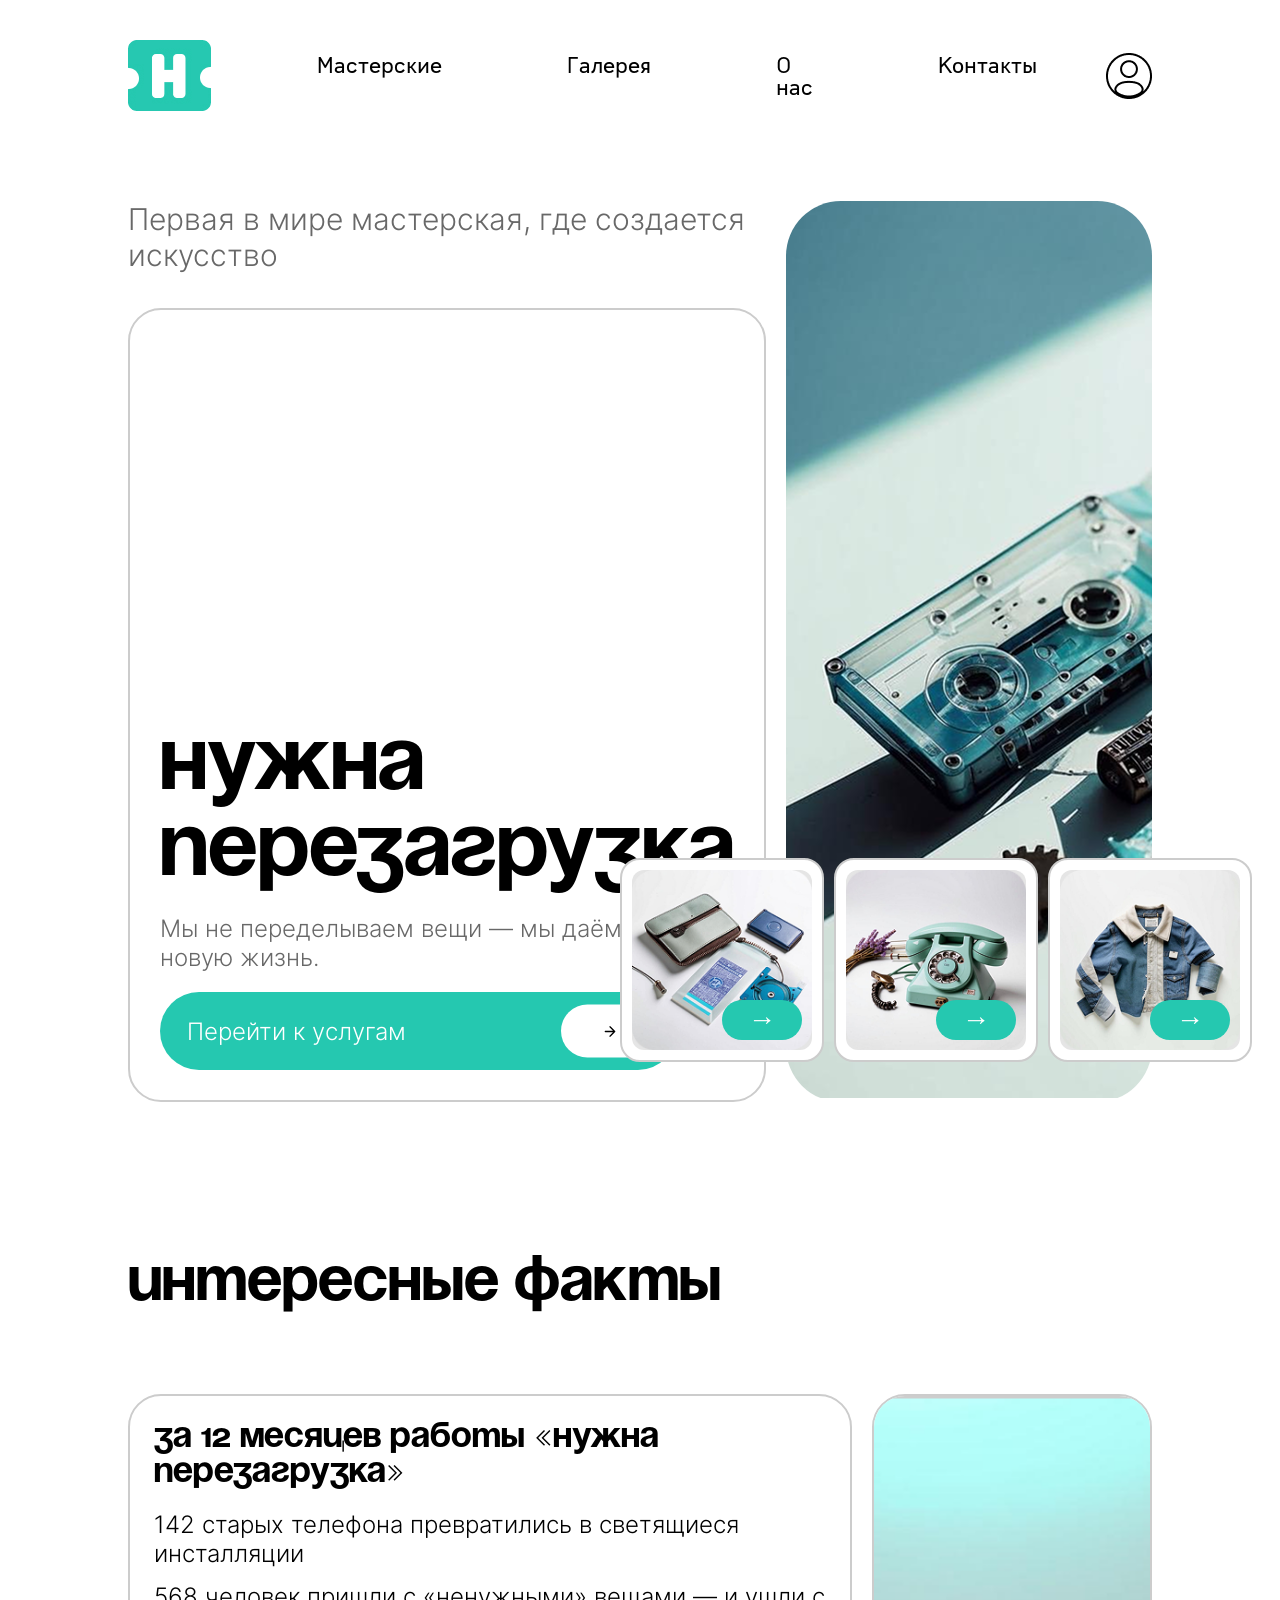
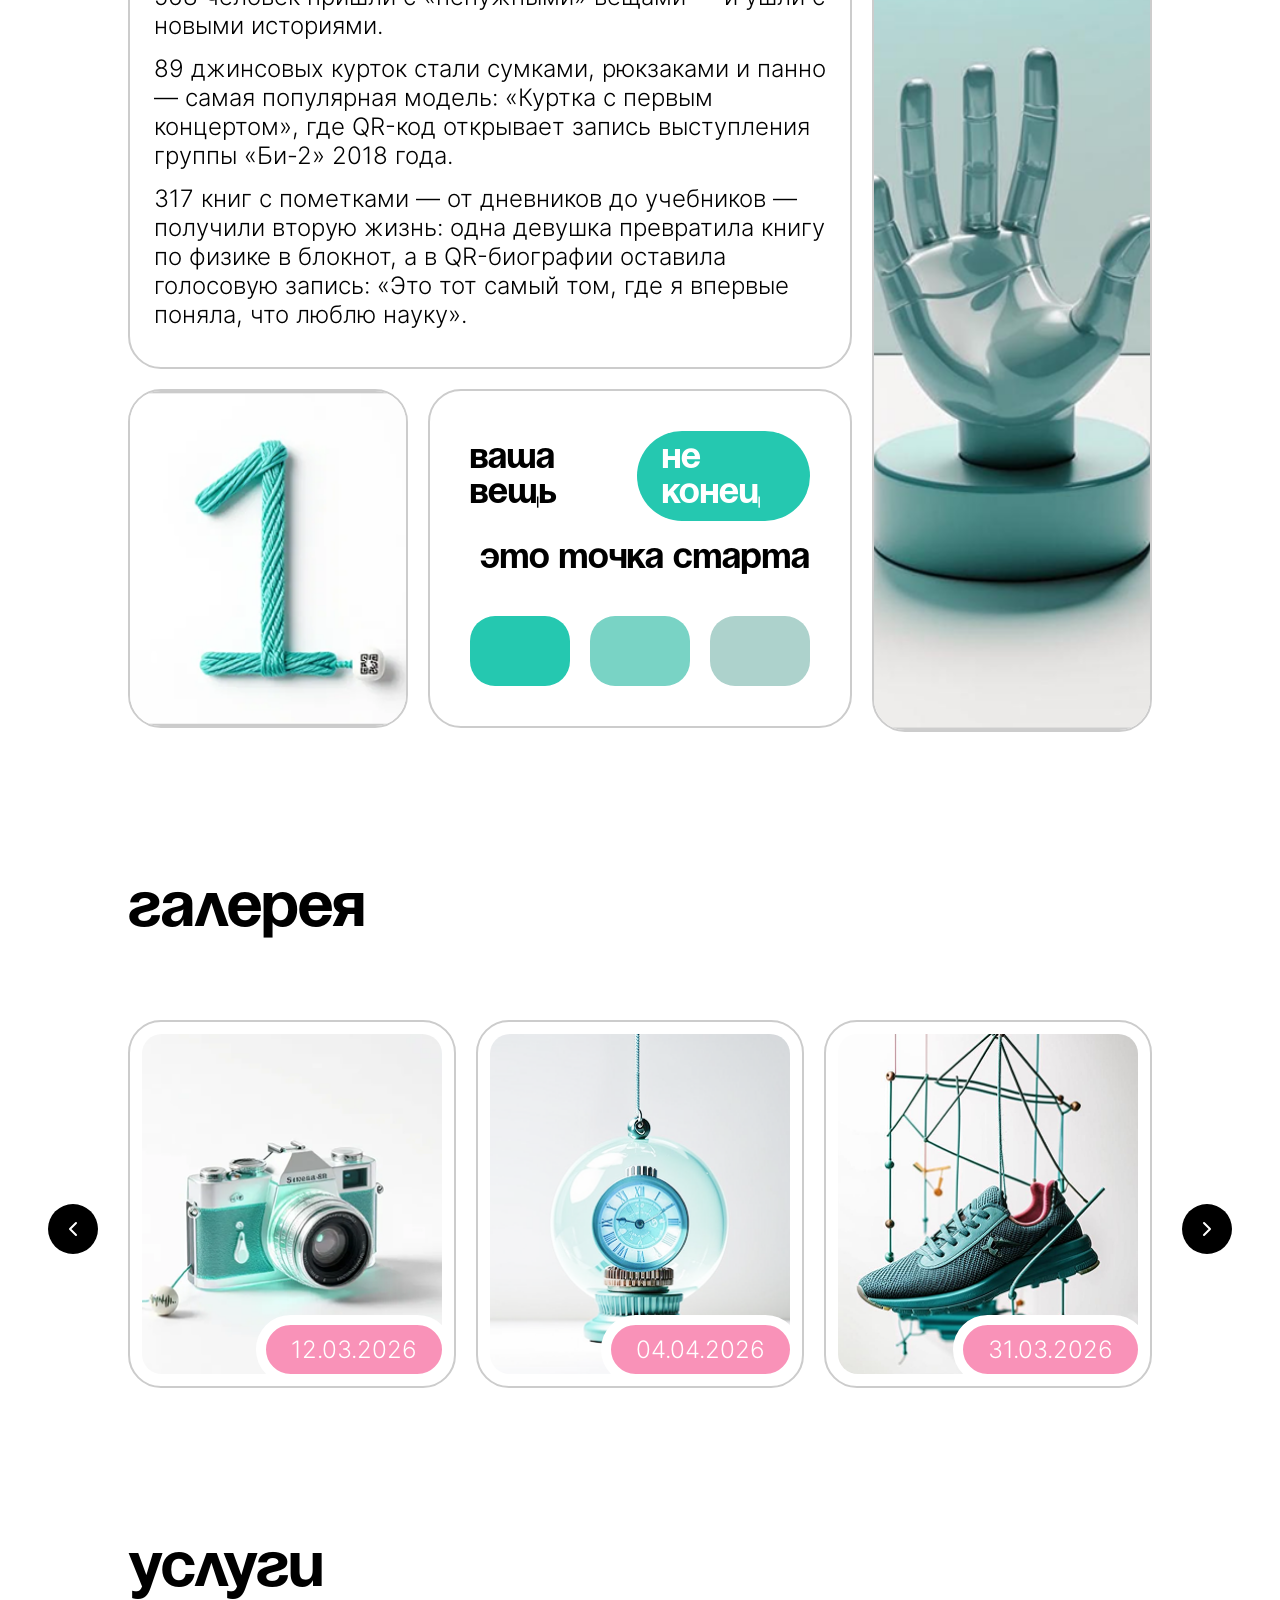
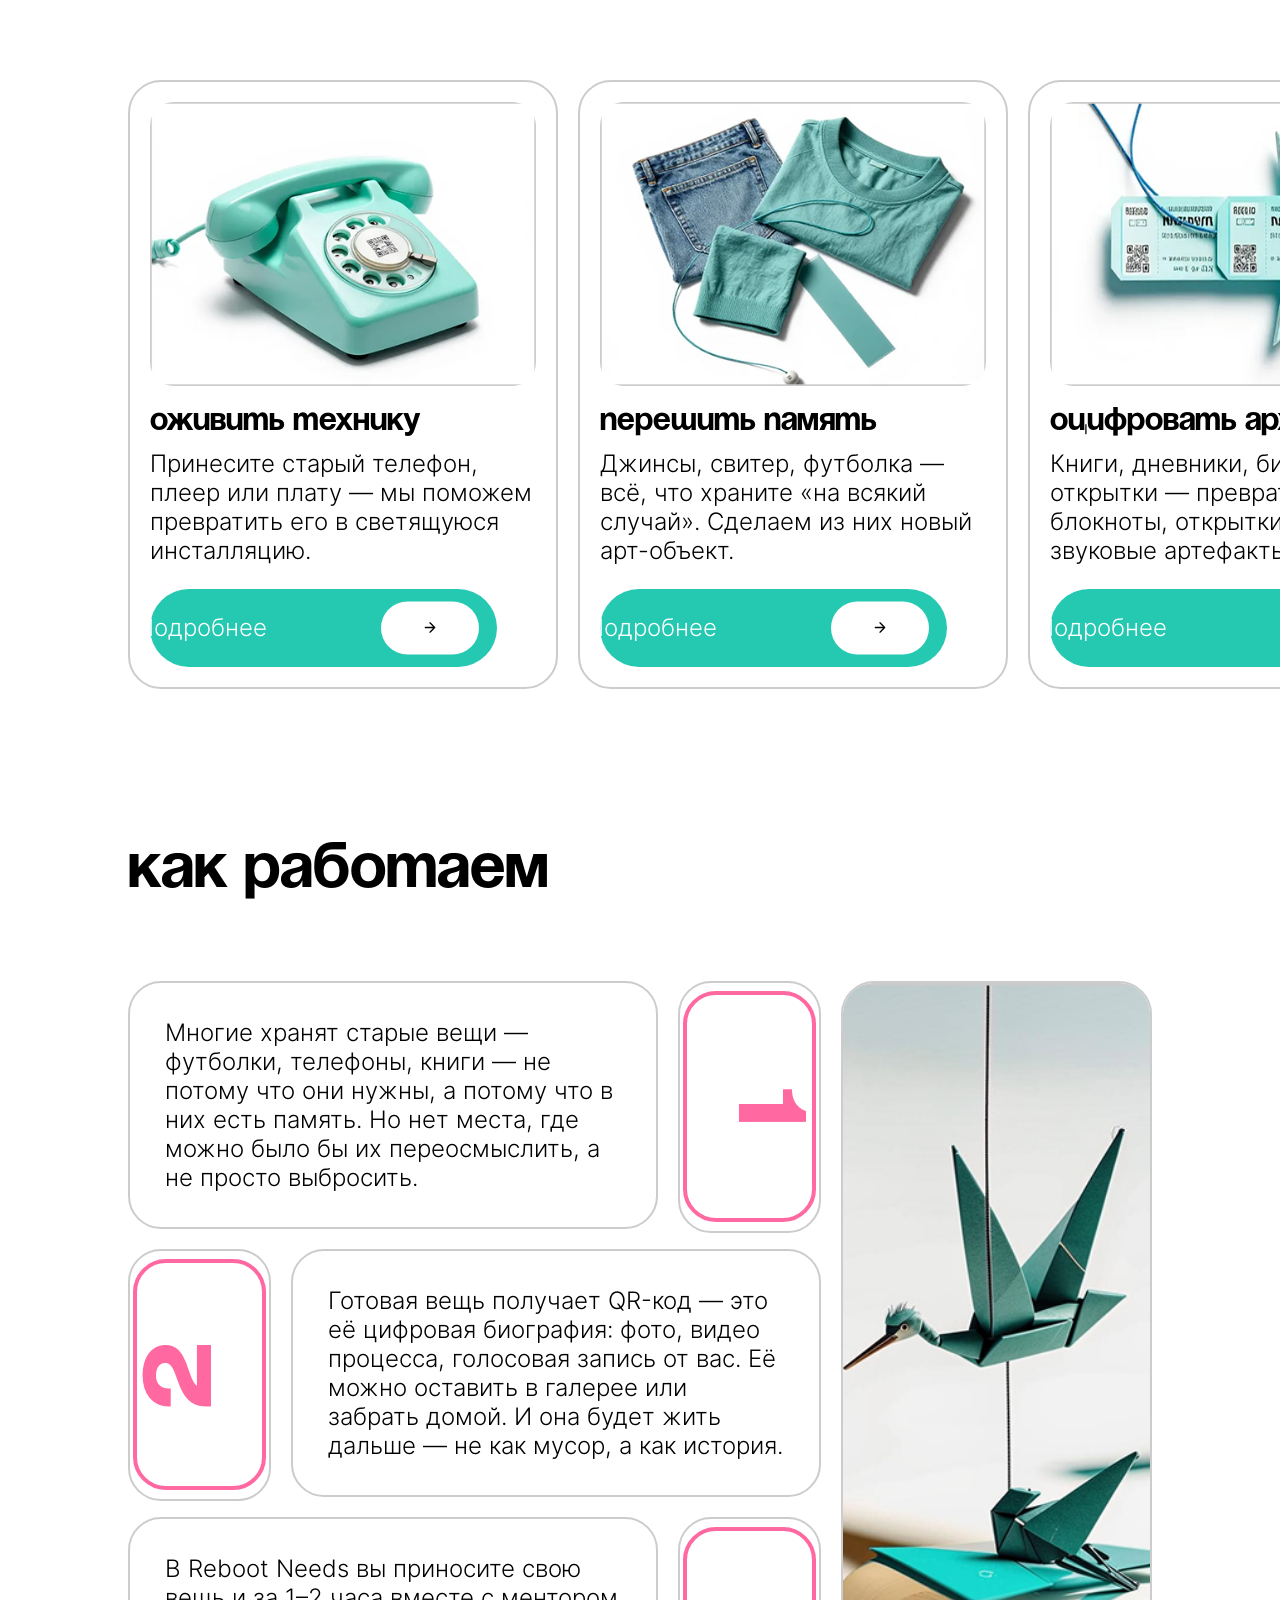
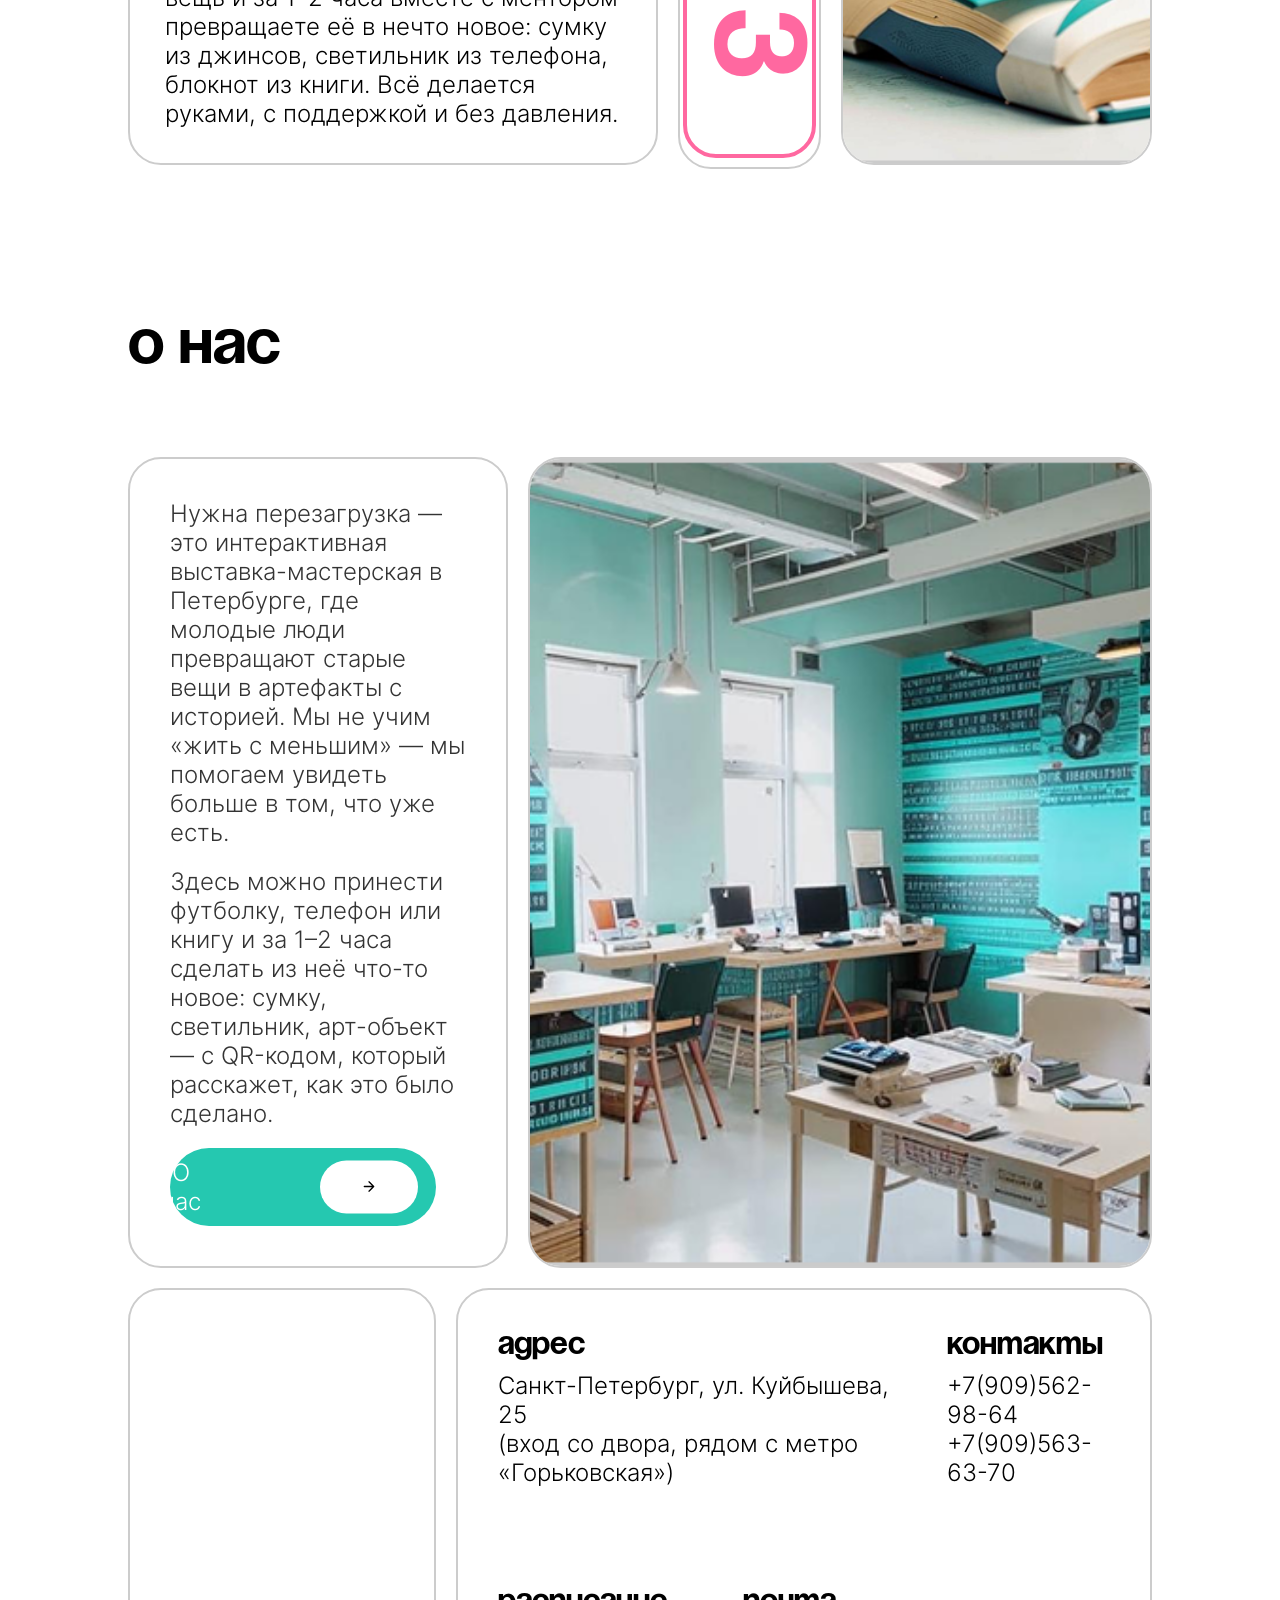
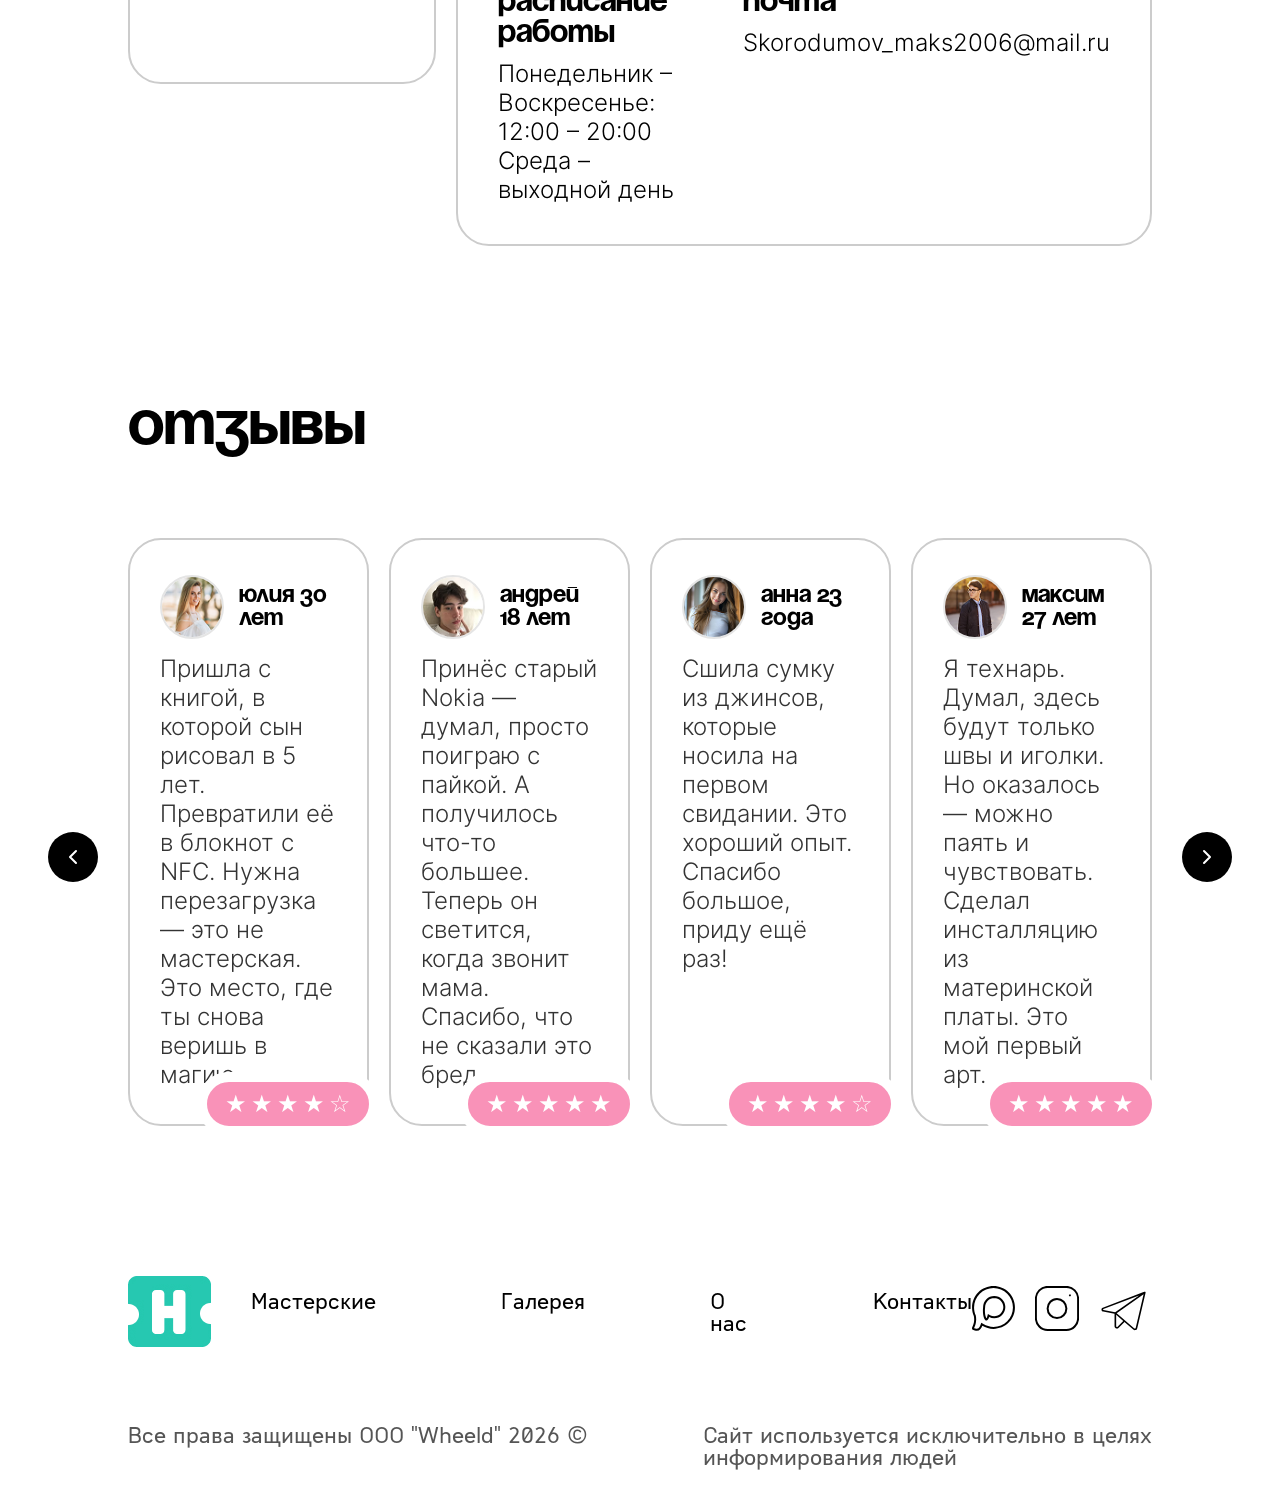
<file: index.html>
<!DOCTYPE html>
<html lang="ru">
<head>
    <meta charset="UTF-8">
    <meta name="viewport" content="width=device-width, initial-scale=1.0">
    <title>Нужна перезагрузка</title>
    <link rel="preconnect" href="https://fonts.googleapis.com">
    <link rel="preconnect" href="https://fonts.gstatic.com" crossorigin>
    <link href="https://fonts.googleapis.com/css2?family=Inter:ital,opsz,wght@0,14..32,100..900;1,14..32,100..900&display=swap" rel="stylesheet">
    <link rel="stylesheet" href="style.css">
</head>
<body>
    <header>
        <nav class="menu">
            <a class="navig" href="index.html">
                <img class="logo" src="img/logo.jpg" alt="Лого">
            </a>
            
            <button class="burger-menu" onclick="toggleMenu()">
                <span></span>
                <span></span>
                <span></span>
            </button>
            
            <div class="mobile-menu" id="mobileMenu">
                <a href="index2.html">Мастерские</a>
                <a href="index7.html">Галерея</a>
                <a href="index4.html">О нас</a>
                <a href="index3.html">Контакты</a>
            </div>
            
            <ul class="spisok">
                <li><a class="navig" href="index2.html">Мастерские</a></li>
                <li><a class="navig" href="index7.html">Галерея</a></li>
                <li><a class="navig" href="index4.html">О нас</a></li>
                <li><a class="navig" href="index3.html">Контакты</a></li>
            </ul>
            
            <a class="navig" href="index5.html">
                <img src="img/profil.png" alt="Профиль" class="header__profile">
            </a>    
        </nav>
    </header>
    <main>
        <section class="hero-section">
    <div class="box">
        <p class="top-phrase">Первая в мире мастерская, где создается искусство</p>
        <div class="info-rect">
            <h1 class="main-title">нужна перезагрузка</h1>
            <p class="main-desc">Мы не переделываем вещи — мы даём им новую жизнь.</p>
            <button class="btn_glav">
                           Перейти к услугам
                           <span class="arrow-circle">
                                <svg width="30" height="16" viewBox="0 0 24 24" fill="none" stroke="currentColor" stroke-width="2" stroke-linecap="round" stroke-linejoin="round">
                                   <path d="M5 12h14M12 5l7 7-7 7"/>
                               </svg>
                           </span>
                        </button>
        </div>
        <div class="big-gray-rect">
            <img src="img/Glav_1.png" alt="Главная">
        </div>
        <div class="mini-cards">
                  <div class="mini-card">
                      <div class="card-inner">
                          <img src="img/Glav_4.png" alt="пластинка">
                             <button class="card-btn">→</button>
                         </div>
                     </div>
                     <div class="mini-card">
                          <div class="card-inner">
                              <img src="img/Glav_3.png" alt="телефон">
                              <button class="card-btn">→</button>
                            </div>
                     </div>
                           <div class="mini-card">
                              <div class="card-inner">
                                 <img src="img/Glav_2.png" alt="куртка">
                                <button class="card-btn">→</button>
                            </div>
                    </div>
             </div>
    </div>
</section>
<section>
    <h2 class="section-title">интересные факты</h2>
    
    <div class="facts-grid">
        <div class="text-block">
            <h3 class="glav_h3">за 12 месяцев работы «Нужна перезагрузка»</h3>
            <p class="glav_p">142 старых телефона превратились в светящиеся инсталляции</p>
            <p class="glav_p">568 человек пришли с «ненужными» вещами — и ушли с новыми историями.</p>
            <p class="glav_p">89 джинсовых курток стали сумками, рюкзаками и панно — самая популярная модель: «Куртка с первым концертом», где QR-код открывает запись выступления группы «Би-2» 2018 года.</p>
            <p class="glav_p">317 книг с пометками — от дневников до учебников — получили вторую жизнь: одна девушка превратила книгу по физике в блокнот, а в QR-биографии оставила голосовую запись: «Это тот самый том, где я впервые поняла, что люблю науку».</p>
        </div>

        <div class="main-photo">
            <img src="img/Рука_Главная.png" alt="Рука-инсталляция">
        </div>

        <div class="stat-card">
            <img src="img/единица_главная.png" alt="Цифра 1">
        </div>

        <div class="info-card">
            <div class="card-header">
                <span class="card-title">ваша вещь</span>
                <span class="card-tag">не конец</span>
            </div>
            <p class="card-subtitle">это точка старта</p>
            <div class="card-dots">
                <span class="dot1"></span>
                <span class="dot2"></span>
                <span class="dot3"></span>
            </div>
        </div>
    </div>
</section>
<section class="gallery-section">
    <h2 class="section-title">галерея</h2>
    
    <div class="gallery-wrapper">
        
        <button class="gallery-arrow arrow-left">
            <svg width="24" height="24" viewBox="0 0 24 24" fill="none" stroke="currentColor" stroke-width="2" stroke-linecap="round" stroke-linejoin="round">
                <path d="M15 18l-6-6 6-6"/>
            </svg>
        </button>

        <div class="gallery-container">
            
            <div class="gallery-card">
                <div class="card-photo">
                    <img src="img/Галерея1.png" alt="Камера">
                    <span class="card-date">12.03.2026</span>
                </div>
            </div>

            <div class="gallery-card">
                <div class="card-photo">
                    <img src="img/Галерея2.png" alt="Часы">
                    <span class="card-date">04.04.2026</span>
                </div>
            </div>

            <div class="gallery-card">
                <div class="card-photo">
                    <img src="img/Галерея3.png" alt="Кроссовок">
                    <span class="card-date">31.03.2026</span>
                </div>
            </div>

        </div>

        <button class="gallery-arrow arrow-right">
            <svg width="24" height="24" viewBox="0 0 24 24" fill="none" stroke="currentColor" stroke-width="2" stroke-linecap="round" stroke-linejoin="round">
                <path d="M9 18l6-6-6-6"/>
            </svg>
        </button>

    </div>
</section>
<section>
    <h2>услуги</h2>
    <div class="services-grid">
        <article class="service-card">
            <div class="service-card__image">
                <img src="img/глав_услуги1.png" alt="Старый телефон">
            </div>
            <h4>оживить технику</h4>
            <p>Принесите старый телефон, плеер или плату — мы поможем превратить его в светящуюся инсталляцию.</p>
            <button class="btn_glav">
                           Подробнее
                           <span class="arrow-circle">
                                <svg width="16" height="16" viewBox="0 0 24 24" fill="none" stroke="currentColor" stroke-width="2" stroke-linecap="round" stroke-linejoin="round">
                                   <path d="M5 12h14M12 5l7 7-7 7"/>
                               </svg>
                           </span>
            </button>
        </article>
        <article class="service-card">
            <div class="service-card__image">
                <img src="img/глав_услуги2.png" alt="Одежда">
            </div>
            <h4>перешить память</h4>
            <p>Джинсы, свитер, футболка — всё, что храните «на всякий случай». Сделаем из них новый арт-объект.</p>
            <button class="btn_glav">
                           Подробнее
                           <span class="arrow-circle">
                                <svg width="16" height="16" viewBox="0 0 24 24" fill="none" stroke="currentColor" stroke-width="2" stroke-linecap="round" stroke-linejoin="round">
                                   <path d="M5 12h14M12 5l7 7-7 7"/>
                               </svg>
                           </span>
            </button>
        </article>
        <article class="service-card">
            <div class="service-card__image">
                <img src="img/глав_услуги3.png" alt="Билеты и открытки">
            </div>
            <h4>оцифровать архив</h4>
            <p>Книги, дневники, билеты, открытки — превратим в блокноты, открытки или звуковые артефакты.</p>
           <button class="btn_glav">
                           Подробнее
                           <span class="arrow-circle">
                                <svg width="16" height="16" viewBox="0 0 24 24" fill="none" stroke="currentColor" stroke-width="2" stroke-linecap="round" stroke-linejoin="round">
                                   <path d="M5 12h14M12 5l7 7-7 7"/>
                               </svg>
                           </span>
            </button>
        </article>
    </div>
</section>
<section>
    <h2 class="section-title">как работаем</h2>
    
    <div class="work-container">

        <div class="steps-wrapper">
            
            <div class="step-row step-row-1">
                <div class="step-text">
                    <p>Многие хранят старые вещи — футболки, телефоны, книги — не потому что они нужны, а потому что в них есть память. Но нет места, где можно было бы их переосмыслить, а не просто выбросить.</p>
                </div>
                <div class="step-number">
                    <div class="step-number1">
                        <span class="span1">1</span>
                    </div>
                </div>
            </div>

            <div class="step-row step-row-2">
                <div class="step-number">
                    <div class="step-number1">
                        <span class="span2">2</span>
                    </div>
                </div>
                <div class="step-text">
                    <p>Готовая вещь получает QR-код — это её цифровая биография: фото, видео процесса, голосовая запись от вас. Её можно оставить в галерее или забрать домой. И она будет жить дальше — не как мусор, а как история.</p>
                </div>
            </div>


            <div class="step-row step-row-3">
                <div class="step-text">
                    <p>В Reboot Needs вы приносите свою вещь и за 1–2 часа вместе с ментором превращаете её в нечто новое: сумку из джинсов, светильник из телефона, блокнот из книги. Всё делается руками, с поддержкой и без давления.</p>
                </div>
                <div class="step-number">
                    <div class="step-number1">
                        <span class="span1">3</span>
                    </div>
                </div>
            </div>

        </div>
        <div class="work-image">
            <img src="img/Птица.png" alt="Процесс работы">
        </div>
    </div>
</section>
<section class="about-section">
    <h2 class="section-title">о нас</h2>
    
    <div class="about-top">
        <div class="about-text">
            <p>Нужна перезагрузка — это интерактивная выставка-мастерская в Петербурге, где молодые люди превращают старые вещи в артефакты с историей. Мы не учим «жить с меньшим» — мы помогаем увидеть больше в том, что уже есть.</p>
            <p>Здесь можно принести футболку, телефон или книгу и за 1–2 часа сделать из неё что-то новое: сумку, светильник, арт-объект — с QR-кодом, который расскажет, как это было сделано.</p>
            <button class="btn_glav">
                           О нас
                           <span class="arrow-circle">
                                <svg width="16" height="16" viewBox="0 0 24 24" fill="none" stroke="currentColor" stroke-width="2" stroke-linecap="round" stroke-linejoin="round">
                                   <path d="M5 12h14M12 5l7 7-7 7"/>
                               </svg>
                           </span>
                        </button>
        </div>
        <div class="about-photo">
            <img src="img/Онас_главная.png" alt="Мастерская">
        </div>
    </div>
    
    <div class="about-bottom">
            <iframe class="about-map"
                src="https://yandex.ru/map-widget/v1/?text=Санкт-Петербург, ул. Куйбышева, 25&z=16" 
                width="100%" 
                height="100%" 
                frameborder="0" 
                allowfullscreen="true">
            </iframe>
        <div class="about-contacts">
            <div class="contacts-row">
                <div class="contact-col">
                    <h4>адрес</h4>
                    <p>Санкт-Петербург, ул. Куйбышева, 25<br>
                    (вход со двора, рядом с метро «Горьковская»)</p>
                </div>
                <div class="contact-col">
                    <h4>контакты</h4>
                    <p>+7(909)562-98-64<br>
                    +7(909)563-63-70</p>
                </div>
            </div>
            <div class="contacts-row">
                <div class="contact-col">
                    <h4>расписание работы</h4>
                    <p>Понедельник – Воскресенье: 12:00 – 20:00<br>
                    Среда – выходной день</p>
                </div>
                <div class="contact-col">
                    <h4>почта</h4>
                    <p>Skorodumov_maks2006@mail.ru</p>
                </div>
            </div>
        </div>
    </div>
</section>
<section>
    <h2 class="section-title">отзывы</h2>    
    <div class="reviews-wrapper">     
        <button class="review-arrow arrow-left">
            <svg width="24" height="24" viewBox="0 0 24 24" fill="none" stroke="currentColor" stroke-width="2" stroke-linecap="round" stroke-linejoin="round">
                <path d="M15 18l-6-6 6-6"/>
            </svg>
        </button>
        <div class="reviews-container">
            
            <div class="review-card">
                <div class="review-header">
                    <img src="img/отзыв1.png" alt="Юлия" class="review-avatar">
                    <h4 class="review-name">Юлия 30 лет</h4>
                </div>
                <p class="review-text">Пришла с книгой, в которой сын рисовал в 5 лет. Превратили её в блокнот с NFC. Нужна перезагрузка — это не мастерская. Это место, где ты снова веришь в магию.</p>
                <div class="review-rating">
                    <span>★</span>
                    <span>★</span>
                    <span>★</span>
                    <span>★</span>
                    <span>☆</span>
                </div>
            </div>

            <div class="review-card">
                <div class="review-header">
                    <img src="img/отзыв2.png" alt="Андрей" class="review-avatar">
                    <h4 class="review-name">Андрей 18 лет</h4>
                </div>
                <p class="review-text">Принёс старый Nokia — думал, просто поиграю с пайкой. А получилось что-то большее. Теперь он светится, когда звонит мама. Спасибо, что не сказали это бред.</p>
                <div class="review-rating">
                    <span>★</span>
                    <span>★</span>
                    <span>★</span>
                    <span>★</span>
                    <span>★</span>
                </div>
            </div>

            <div class="review-card">
                <div class="review-header">
                    <img src="img/отзыв3.png" alt="Анна" class="review-avatar">
                    <h4 class="review-name">Анна 23 года</h4>
                </div>
                <p class="review-text">Сшила сумку из джинсов, которые носила на первом свидании. Это хороший опыт. Спасибо большое, приду ещё раз!</p>
                <div class="review-rating">
                    <span>★</span>
                    <span>★</span>
                    <span>★</span>
                    <span>★</span>
                    <span>☆</span>
                </div>
            </div>

            <div class="review-card">
                <div class="review-header">
                    <img src="img/отзыв4.png" alt="Максим" class="review-avatar">
                    <h4 class="review-name">Максим 27 лет</h4>
                </div>
                <p class="review-text">Я технарь. Думал, здесь будут только швы и иголки. Но оказалось — можно паять и чувствовать. Сделал инсталляцию из материнской платы. Это мой первый арт.</p>
                <div class="review-rating">
                    <span>★</span>
                    <span>★</span>
                    <span>★</span>
                    <span>★</span>
                    <span>★</span>
                </div>
            </div>

        </div>

        <button class="review-arrow arrow-right">
            <svg width="24" height="24" viewBox="0 0 24 24" fill="none" stroke="currentColor" stroke-width="2" stroke-linecap="round" stroke-linejoin="round">
                <path d="M9 18l6-6-6-6"/>
            </svg>
        </button>
    </div>
</section>

</main>
<footer>
        <nav class="footer">
            <a class="navig" href="index.html">
                <img class="logo" src="img/logo.jpg" alt="Лого">
            </a>
            <ul class="spisok_footer">
                <li><a class="navig" href="index2.html">Мастерские</a></li>
                <li><a class="navig" href="index7.html">Галерея</a></li>
                <li><a class="navig" href="index4.html">О нас</a></li>
                <li><a class="navig" href="index5.html">Контакты</a></li>
            </ul>
            <div class="network_footer">
                <a href="#">
                    <img class="max" src="img/max.svg" alt="Мах">
                </a>
                <a href="#">
                    <img class="inst" src="img/inst.svg" alt="Инстаграм">
                </a>
                <a href="#">
                    <img class="tg" src="img/tg.svg" alt="Телеграм">
                </a>  
            </div>    
        </nav>
        <div class="copyrat">
            <p class="navig">Все права защищены ООО "Wheeld" 2026 &copy;</p>
            <p class="navig">Сайт используется исключительно в целях <br> информирования людей</p>
        </div>
    </footer>
    
    <script>
        function toggleMenu() {
            const mobileMenu = document.getElementById('mobileMenu');
            mobileMenu.classList.toggle('active');
        }

        document.addEventListener('click', function(event) {
            const mobileMenu = document.getElementById('mobileMenu');
            const burgerMenu = document.querySelector('.burger-menu');
            
            if (!burgerMenu.contains(event.target) && !mobileMenu.contains(event.target)) {
                mobileMenu.classList.remove('active');
            }
        });
    </script>
</body>
</html>
</file>
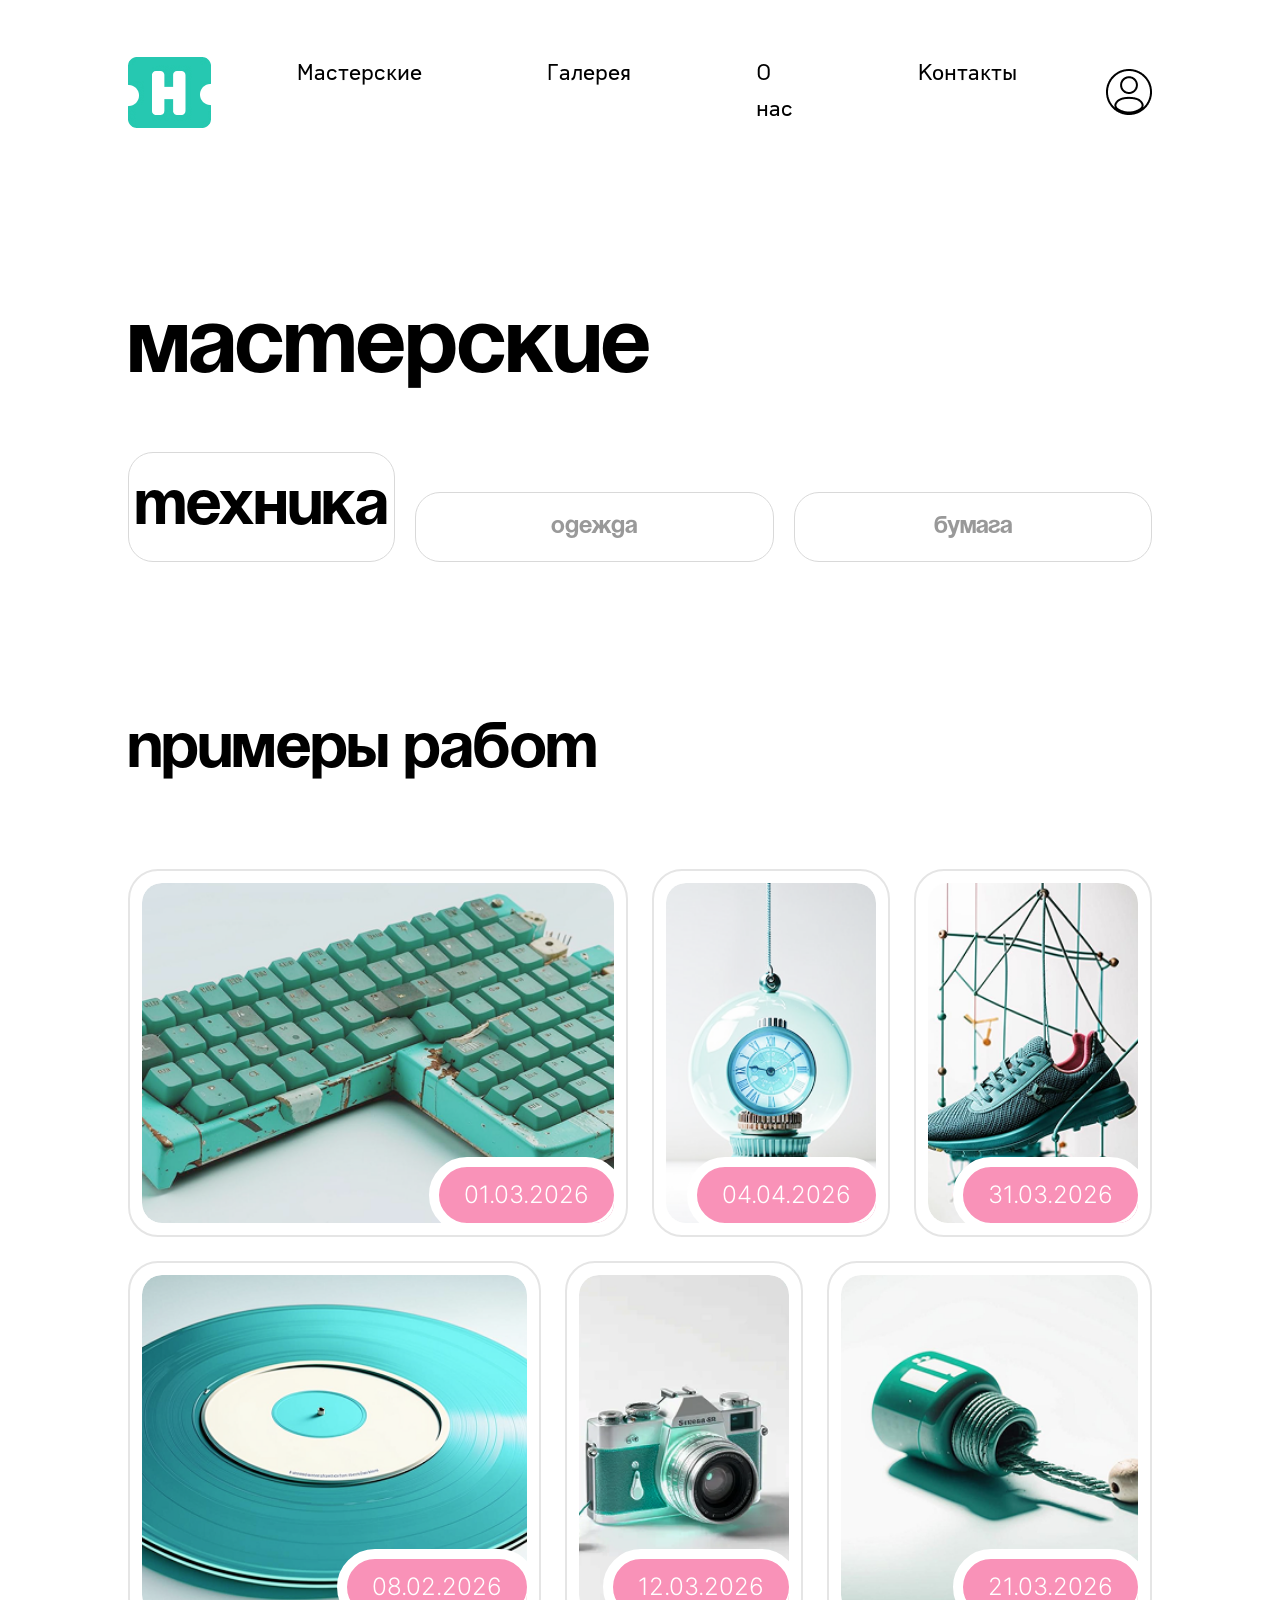
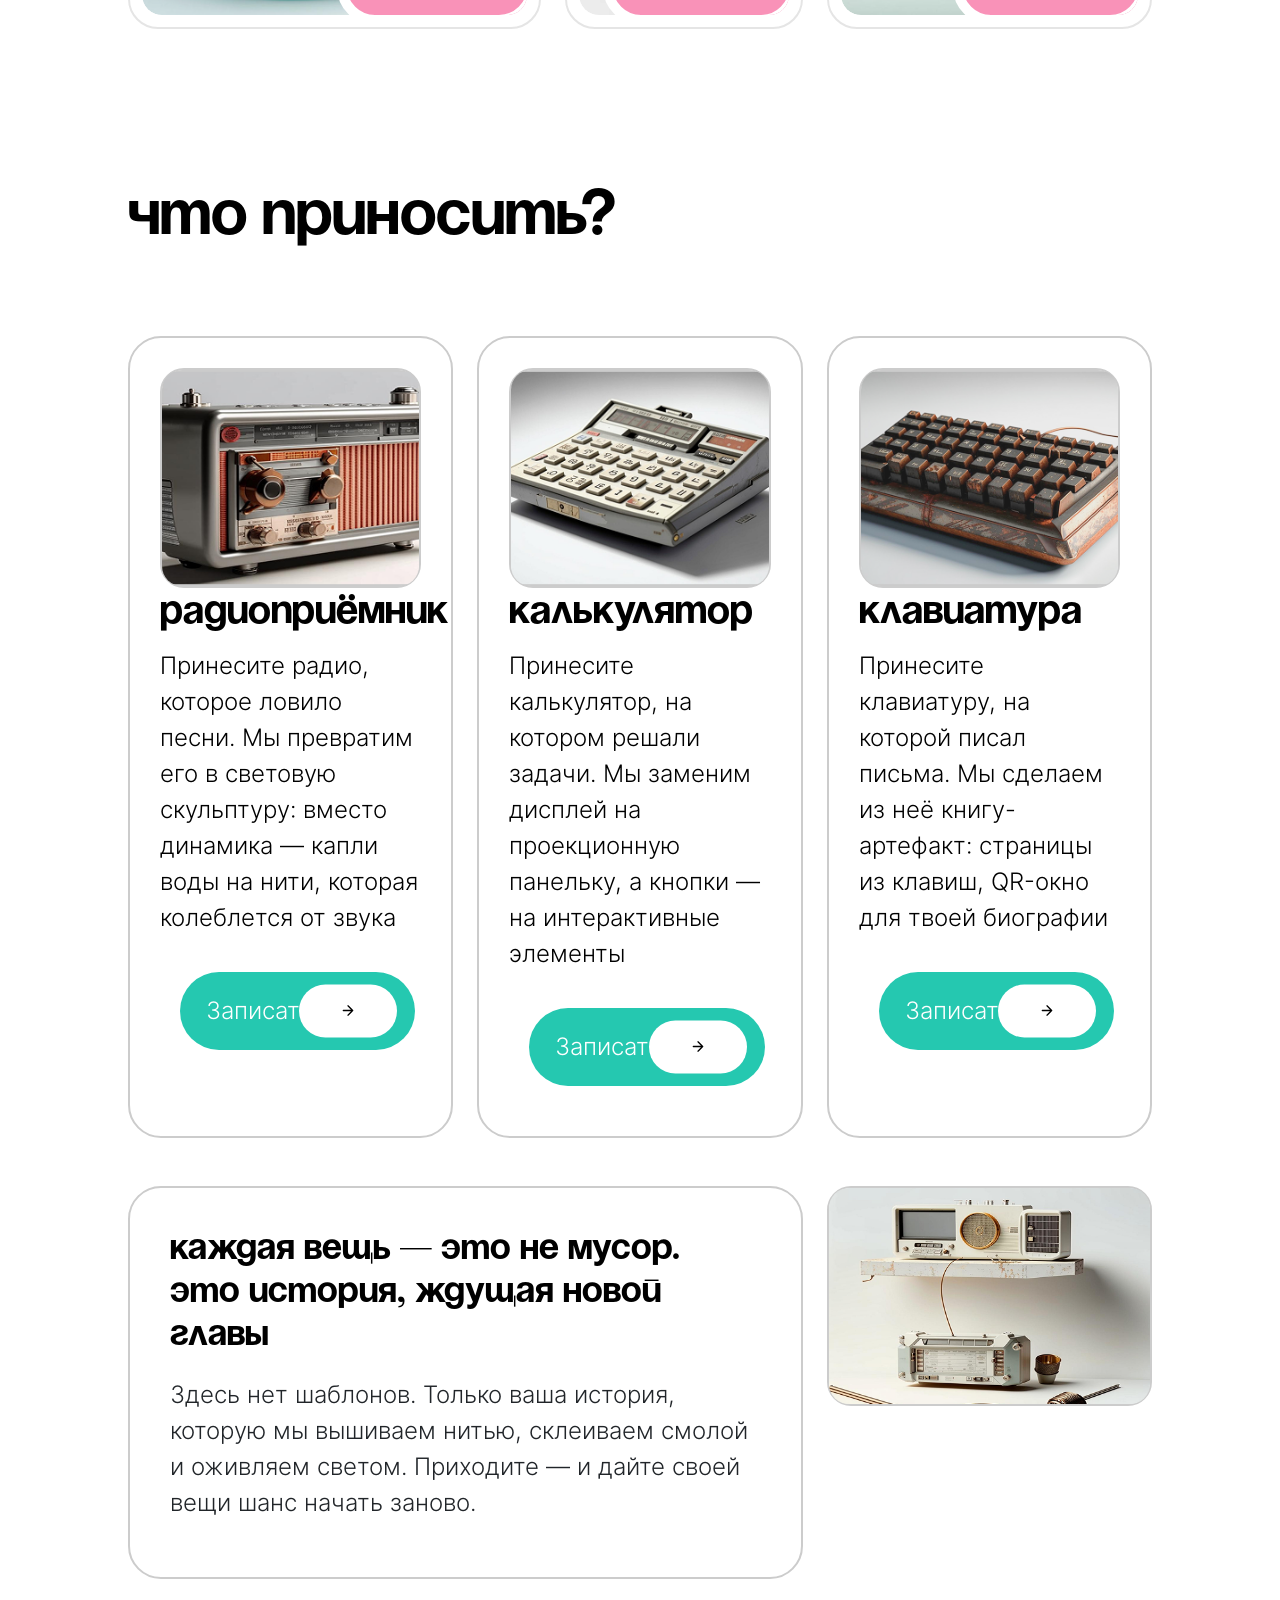
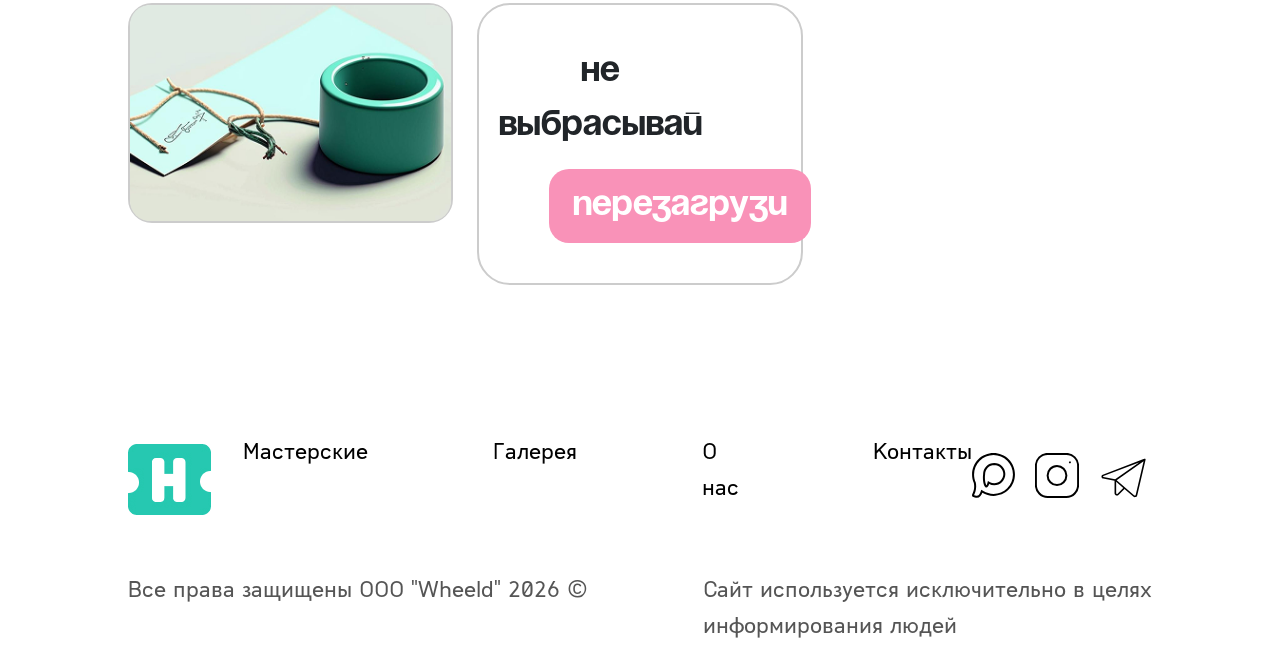
<file: index2.html>
<!DOCTYPE html>
<html lang="ru">
<head>
    <meta charset="UTF-8">
    <meta name="viewport" content="width=device-width, initial-scale=1.0">
    <title>Мастерские</title>
    <link rel="preconnect" href="https://fonts.googleapis.com">
    <link rel="preconnect" href="https://fonts.gstatic.com" crossorigin>
    <link href="https://fonts.googleapis.com/css2?family=Inter:ital,opsz,wght@0,14..32,100..900;1,14..32,100..900&display=swap" rel="stylesheet">
    <link href="https://cdn.jsdelivr.net/npm/bootstrap@5.3.0/dist/css/bootstrap.min.css" rel="stylesheet">
    <link rel="stylesheet" href="style.css">
    <style>
        /* Бургер-меню */
        .burger-menu {
            display: none;
            flex-direction: column;
            gap: 6px;
            cursor: pointer;
            padding: 10px;
            z-index: 100;
            background: none;
            border: none;
        }

        .burger-menu span {
            display: block;
            width: 40px;
            height: 5px;
            background: #25C8B0;
            border-radius: 3px;
            transition: all 0.3s;
        }

        .mobile-menu {
            display: none;
            position: absolute;
            top: 80px;
            right: 20px;
            background: #fff;
            border: 2px solid #CCCCCC;
            border-radius: 23px;
            padding: 20px;
            box-shadow: 0 4px 12px rgba(0,0,0,0.1);
            z-index: 99;
            min-width: 220px;
        }

        .mobile-menu.active {
            display: flex;
            flex-direction: column;
            gap: 15px;
        }

        .mobile-menu a {
            font-family: 'BF Text', sans-serif;
            font-size: 20px;
            text-decoration: none;
            color: black;
            padding: 10px;
        }

        /* Розовая навигация для планшета и телефона */
        .tablet-nav {
            display: none;
            width: 100vw;
            position: relative;
            left: 50%;
            right: 50%;
            margin-left: -50vw;
            margin-right: -50vw;
            background: #F992B8;
            padding: 18px 0;
            overflow-x: auto;
        }

        .tablet-nav-inner {
            width: 80%;
            margin: 0 auto;
            display: flex;
            gap: 40px;
            justify-content: center;
        }

        .tablet-nav-item {
            font-family: 'Inter bold', sans-serif;
            font-size: 20px;
            text-decoration: none;
            color: white;
            white-space: nowrap;
            padding: 5px 10px;
            opacity: 0.8;
        }

        .tablet-nav-item.active {
            opacity: 1;
            font-weight: 700;
        }

        /* Планшет (768px - 991px) */
        @media (max-width: 991px) and (min-width: 768px) {
            body {
                width: 95%;
            }
            
            .burger-menu {
                display: flex;
            }
            
            .spisok {
                display: none;
            }
            
            .header__profile {
                display: none;
            }
            
            .tablet-nav {
                display: block;
            }
            
            footer {
                display: none;
            }
            
            .page-title {
                font-size: 48px;
            }
            
            .cat-btn {
                width: 200px;
                height: 60px;
                font-size: 20px;
            }
            
            .cat-btn.active {
                height: 90px;
                font-size: 48px;
            }
            
            .section-title {
                font-size: 48px;
            }
            
            .item-card h3 {
                font-size: 32px;
            }
            
            .item-card p {
                font-size: 20px;
            }
            
            .quote-head {
                font-size: 28px;
            }
            
            .text-box p {
                font-size: 20px;
            }
            
            .reload-text {
                font-size: 28px;
            }
            
            .reload-btn {
                font-size: 28px;
            }
        }

        /* Мобильный (до 767px) */
        @media (max-width: 767px) {
            body {
                width: 100%;
                padding: 0 15px;
            }
            
            .burger-menu {
                display: flex;
            }
            
            .spisok {
                display: none;
            }
            
            .header__profile {
                display: none;
            }
            
            .tablet-nav {
                display: block;
            }
            
            .tablet-nav-inner {
                width: 100%;
                gap: 15px;
                justify-content: flex-start;
                padding: 0 10px;
            }
            
            .tablet-nav-item {
                font-size: 16px;
                padding: 5px 8px;
            }
            
            footer {
                display: block;
            }
            
            .footer {
                flex-direction: column;
                align-items: center;
                gap: 20px;
                margin: 40px 0 20px 0;
            }
            
            .spisok_footer {
                display: none;
            }
            
            .network_footer {
                display: flex;
                gap: 15px;
            }
            
            .network_footer img {
                width: 40px;
                height: 40px;
            }
            
            .copyrat {
                flex-direction: column;
                align-items: center;
                text-align: center;
                gap: 8px;
            }
            
            .copyrat p {
                font-size: 12px;
            }
            
            .page-title {
                font-size: 36px;
            }
            
            .cat-btn {
                width: 150px;
                height: 50px;
                font-size: 16px;
            }
            
            .cat-btn.active {
                height: 70px;
                font-size: 36px;
            }
            
            .section-title {
                font-size: 32px;
            }
            
            .item-card h3 {
                font-size: 24px;
            }
            
            .item-card p {
                font-size: 16px;
            }
            
            .quote-head {
                font-size: 22px;
            }
            
            .text-box p {
                font-size: 16px;
            }
            
            .reload-text {
                font-size: 22px;
            }
            
            .reload-btn {
                font-size: 22px;
                padding: 8px 20px;
            }
            
            .lch_card1_btn {
                height: 55px;
                font-size: 16px;
                padding: 12px 50px 12px 15px;
            }
            
            .arrow-circle {
                width: 60px;
                height: 38px;
            }
        }
    </style>
</head>
<body>
    <header>
        <nav class="menu">
            <a class="navig" href="index.html">
                <img class="logo" src="img/logo.jpg" alt="Лого">
            </a>
            
            <!-- Бургер-меню -->
            <button class="burger-menu" onclick="toggleMenu()">
                <span></span>
                <span></span>
                <span></span>
            </button>
            
            <!-- Выпадающее мобильное меню -->
            <div class="mobile-menu" id="mobileMenu">
                <a href="index2.html">Мастерские</a>
                <a href="index7.html">Галерея</a>
                <a href="index4.html">О нас</a>
                <a href="index3.html">Контакты</a>
            </div>
            
            <!-- Обычное меню (скроется на планшете) -->
            <ul class="spisok">
                <li><a class="navig" href="index2.html">Мастерские</a></li>
                <li><a class="navig" href="index7.html">Галерея</a></li>
                <li><a class="navig" href="index4.html">О нас</a></li>
                <li><a class="navig" href="index3.html">Контакты</a></li>
            </ul>
            
            <a class="navig" href="index5.html">
                <img src="img/profil.png" alt="Профиль" class="header__profile">
            </a>    
        </nav>
    </header>

    <!-- Розовая навигация для планшета и телефона -->
    <div class="tablet-nav">
        <div class="tablet-nav-inner">
            <a href="index6.html" class="tablet-nav-item">Мои записи</a>
            <a href="index5.html" class="tablet-nav-item">Личные данные</a>
            <a href="index8.html" class="tablet-nav-item">Мои объекты</a>
            <a href="index9.html" class="tablet-nav-item">Моя QR-биография</a>
        </div>
    </div>

    <main>
        <section class="header-section">
            <h1 class="page-title">мастерские</h1>
            
            <div class="categories">
                <button class="cat-btn active">техника</button>
                <button class="cat-btn">одежда</button>
                <button class="cat-btn">бумага</button>
            </div>
        </section>
    
        <section class="works-section mb-5">
            <h2 class="section-title">примеры работ</h2>
            <div class="row g-4 mb-4">
                <div class="col-lg-6 col-md-12">
                    <div class="work-card">
                        <div class="work-photo horiz">
                            <img src="img/bootstrap1.png" alt="Работа 1">
                            <span class="work-date">01.03.2026</span>
                        </div>
                    </div>
                </div>
                <div class="col-lg-3 col-md-6">
                    <div class="work-card">
                        <div class="work-photo vert">
                            <img src="img/bootstrap2.png" alt="Работа 2">
                            <span class="work-date">04.04.2026</span>
                        </div>
                    </div>
                </div>
                <div class="col-lg-3 col-md-6">
                    <div class="work-card">
                        <div class="work-photo vert">
                            <img src="img/bootstrap3.png" alt="Работа 3">
                            <span class="work-date">31.03.2026</span>
                        </div>
                    </div>
                </div>
            </div>
            <div class="row g-4">
                <div class="col-lg-5 col-md-12">
                    <div class="work-card">
                        <div class="work-photo horiz">
                            <img src="img/bootstrap4.png" alt="Работа 4">
                            <span class="work-date">08.02.2026</span>
                        </div>
                    </div>
                </div>
                <div class="col-lg-3 col-md-6">
                    <div class="work-card">
                        <div class="work-photo vert">
                            <img src="img/bootstrap5.png" alt="Работа 5">
                            <span class="work-date">12.03.2026</span>
                        </div>
                    </div>
                </div>
                <div class="col-lg-4 col-md-12">
                    <div class="work-card">
                        <div class="work-photo horiz">
                            <img src="img/bootstrap6.png" alt="Работа 6">
                            <span class="work-date">21.03.2026</span>
                        </div>
                    </div>
                </div>
            </div>
        </section>
        
        <section class="items-section mb-5">
            <h2 class="section-title">что приносить?</h2>
            <div class="row g-4">
                <div class="col-lg-4 col-md-6">
                    <div class="item-card">
                        <div class="img-placeholder">
                            <img src="img/bootstrap7.png" alt="Радиоприёмник">
                        </div>
                        <h3>Радиоприёмник</h3>
                        <p>Принесите радио, которое ловило песни. Мы превратим его в световую скульптуру: вместо динамика — капли воды на нити, которая колеблется от звука</p>
                        <button class="lch_card1_btn">
                           Записаться
                           <span class="arrow-circle">
                                <svg width="16" height="16" viewBox="0 0 24 24" fill="none" stroke="currentColor" stroke-width="2" stroke-linecap="round" stroke-linejoin="round">
                                   <path d="M5 12h14M12 5l7 7-7 7"/>
                               </svg>
                           </span>
                        </button>
                    </div>
                </div>
                <div class="col-lg-4 col-md-6">
                    <div class="item-card">
                        <div class="img-placeholder">
                            <img src="img/bootstrap8.png" alt="Калькулятор">
                        </div>
                        <h3>Калькулятор</h3>
                        <p>Принесите калькулятор, на котором решали задачи. Мы заменим дисплей на проекционную панельку, а кнопки — на интерактивные элементы</p>
                        <button class="lch_card1_btn">
                           Записаться
                           <span class="arrow-circle">
                                <svg width="16" height="16" viewBox="0 0 24 24" fill="none" stroke="currentColor" stroke-width="2" stroke-linecap="round" stroke-linejoin="round">
                                   <path d="M5 12h14M12 5l7 7-7 7"/>
                               </svg>
                           </span>
                        </button>
                    </div>
                </div>
                <div class="col-lg-4 col-md-12">
                    <div class="item-card">
                        <div class="img-placeholder">
                            <img src="img/bootstrap9.png" alt="Клавиатура">
                        </div>
                        <h3>Клавиатура</h3>
                        <p>Принесите клавиатуру, на которой писал письма. Мы сделаем из неё книгу-артефакт: страницы из клавиш, QR-окно для твоей биографии</p>
                        <button class="lch_card1_btn">
                           Записаться
                           <span class="arrow-circle">
                                <svg width="16" height="16" viewBox="0 0 24 24" fill="none" stroke="currentColor" stroke-width="2" stroke-linecap="round" stroke-linejoin="round">
                                   <path d="M5 12h14M12 5l7 7-7 7"/>
                               </svg>
                           </span>
                        </button>
                    </div>
                </div>
            </div>
        </section>

        <div class="quote-block mb-5">
            <div class="row g-4 align-items-stretch">
                <div class="col-lg-8 col-md-7">
                    <div class="text-box">
                        <h3 class="quote-head">каждая вещь — это не мусор. это история, ждущая новой главы</h3>
                        <p>Здесь нет шаблонов. Только ваша история, которую мы вышиваем нитью, склеиваем смолой и оживляем светом. Приходите — и дайте своей вещи шанс начать заново.</p>
                    </div>
                </div>
                <div class="col-lg-4 col-md-5">
                    <div class="img-placeholder tall">
                        <img src="img/bootstrap11.png" alt="Цитата">
                    </div>
                </div>
            </div>
        </div>

        <div class="bottom-block mb-5">
            <div class="row g-4 align-items-stretch">
                <div class="col-4">
                    <div class="img-placeholder big">
                        <img src="img/bootstrap10.png" alt="Фото 1">
                    </div>
                </div>
                <div class="col-4">
                    <div class="reload-card">
                        <p class="reload-text">не выбрасывай</p>
                        <button class="reload-btn">перезагрузи</button>
                    </div>
                </div>
            </div>
        </div>
    </main>
    
    <footer>
        <nav class="footer">
            <a class="navig" href="index.html">
                <img class="logo" src="img/logo.jpg" alt="Лого">
            </a>
            <ul class="spisok_footer">
                <li><a class="navig" href="index2.html">Мастерские</a></li>
                <li><a class="navig" href="index7.html">Галерея</a></li>
                <li><a class="navig" href="index4.html">О нас</a></li>
                <li><a class="navig" href="index5.html">Контакты</a></li>
            </ul>
            <div class="network_footer">
                <a href="#">
                    <img class="max" src="img/max.svg" alt="Мах">
                </a>
                <a href="#">
                    <img class="inst" src="img/inst.svg" alt="Инстаграм">
                </a>
                <a href="#">
                    <img class="tg" src="img/tg.svg" alt="Телеграм">
                </a>  
            </div>    
        </nav>
        <div class="copyrat">
            <p class="navig">Все права защищены ООО "Wheeld" 2026 &copy;</p>
            <p class="navig">Сайт используется исключительно в целях <br> информирования людей</p>
        </div>
    </footer>

    <script src="https://cdn.jsdelivr.net/npm/bootstrap@5.3.0/dist/js/bootstrap.bundle.min.js"></script>
    <script>
        function toggleMenu() {
            const mobileMenu = document.getElementById('mobileMenu');
            mobileMenu.classList.toggle('active');
        }

        document.addEventListener('click', function(event) {
            const mobileMenu = document.getElementById('mobileMenu');
            const burgerMenu = document.querySelector('.burger-menu');
            
            if (!burgerMenu.contains(event.target) && !mobileMenu.contains(event.target)) {
                mobileMenu.classList.remove('active');
            }
        });
    </script>
</body>
</html>
</file>
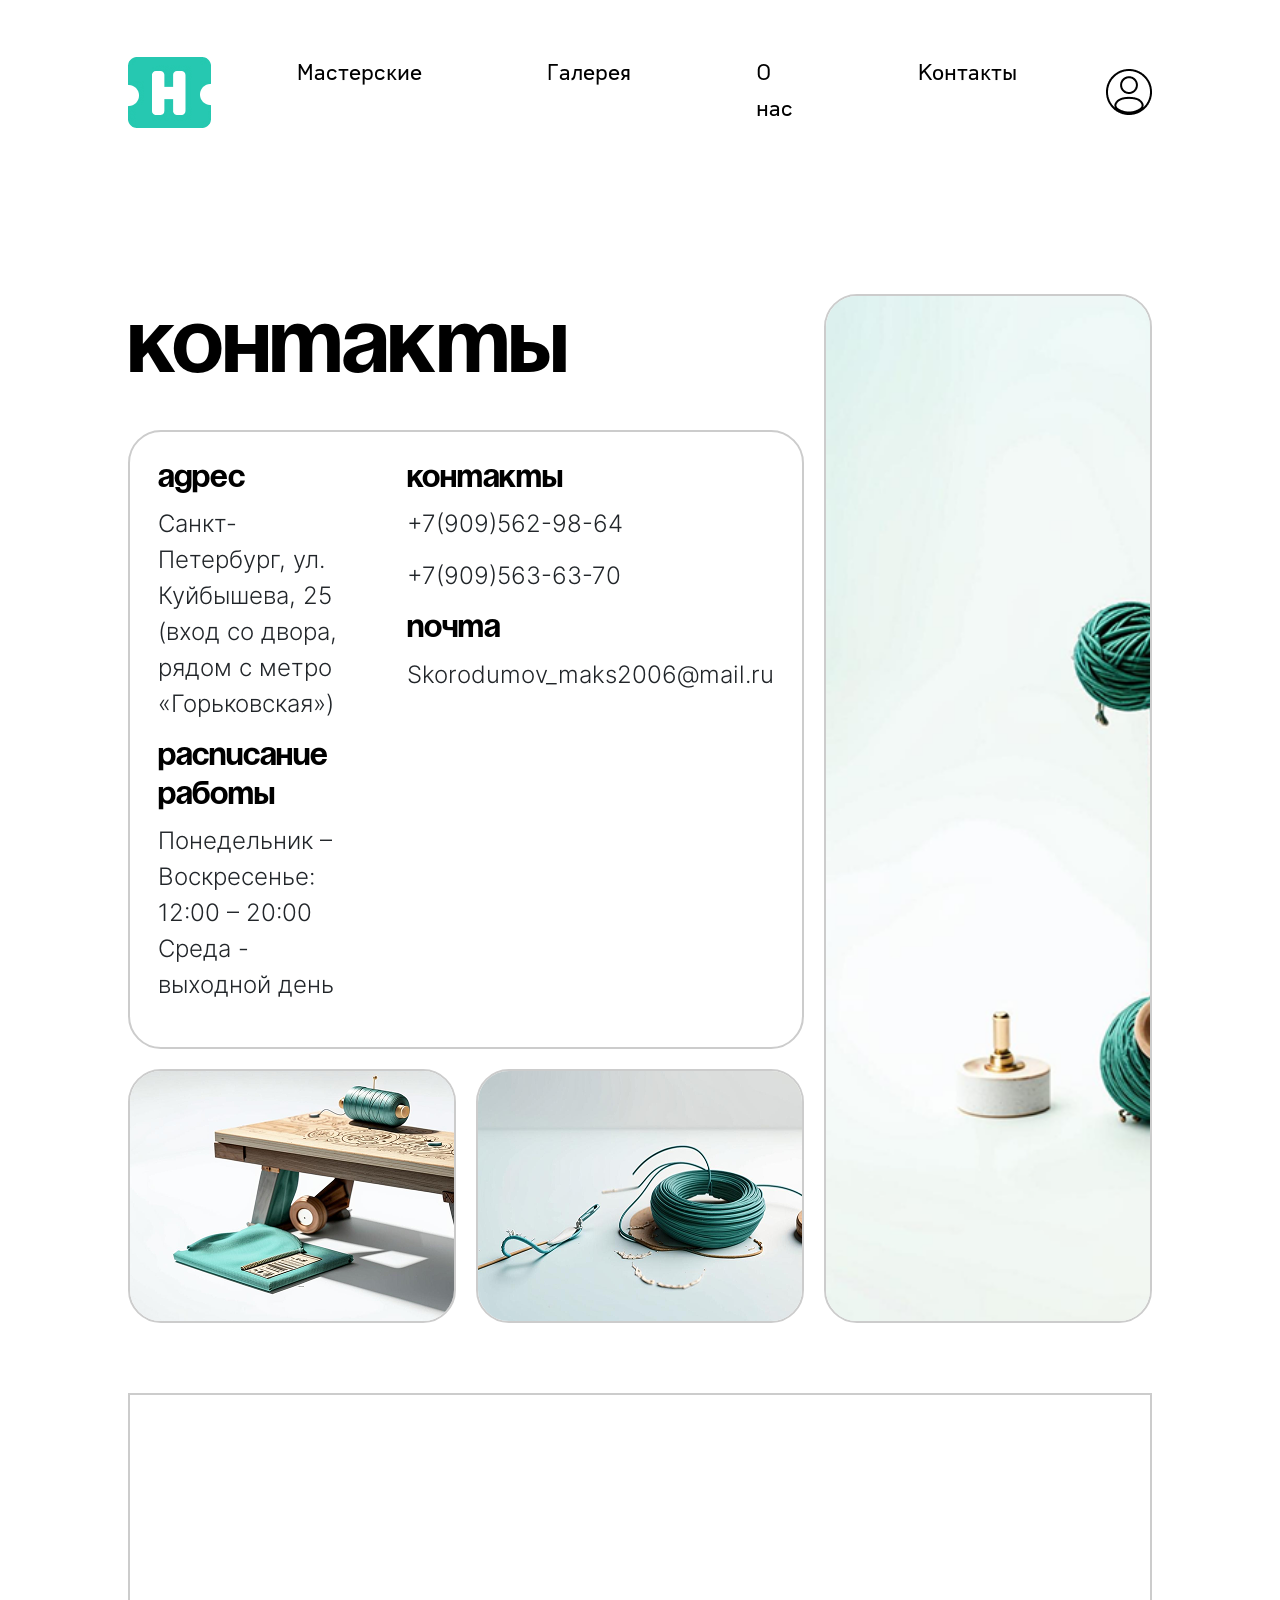
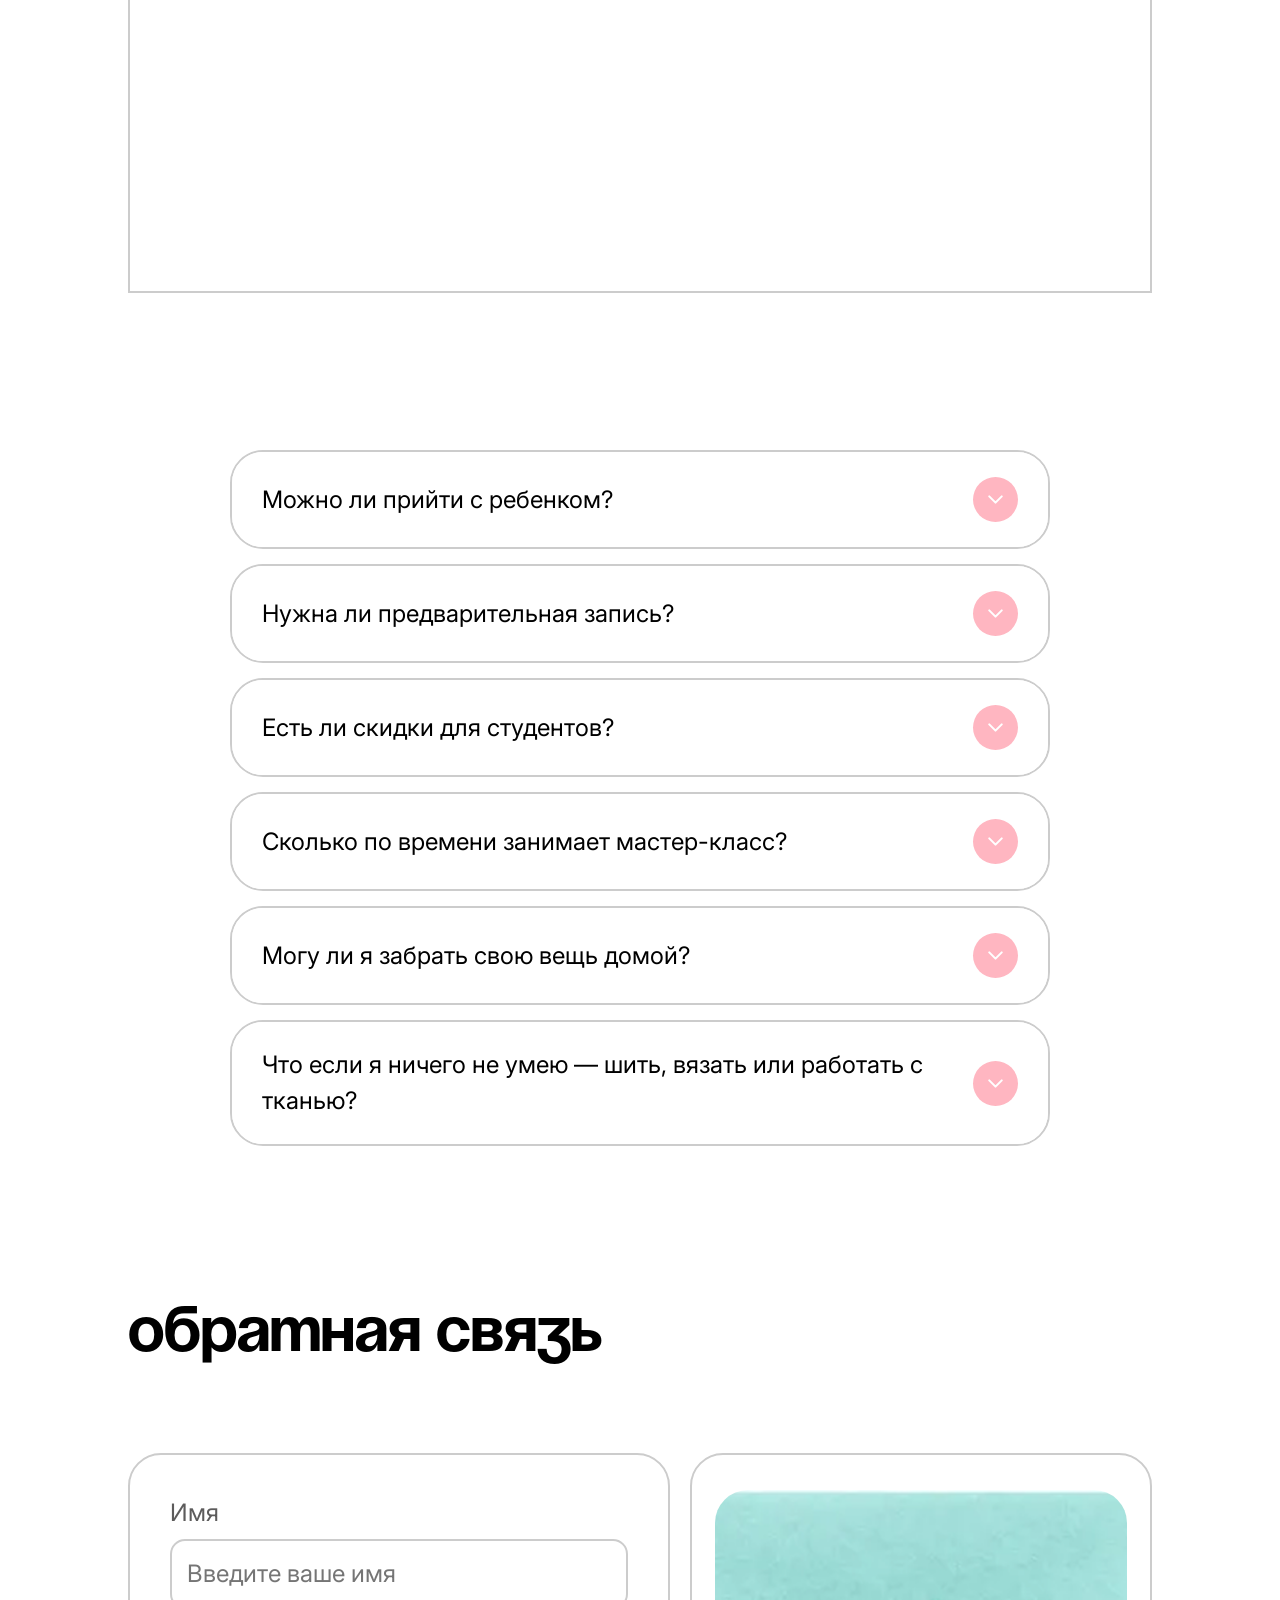
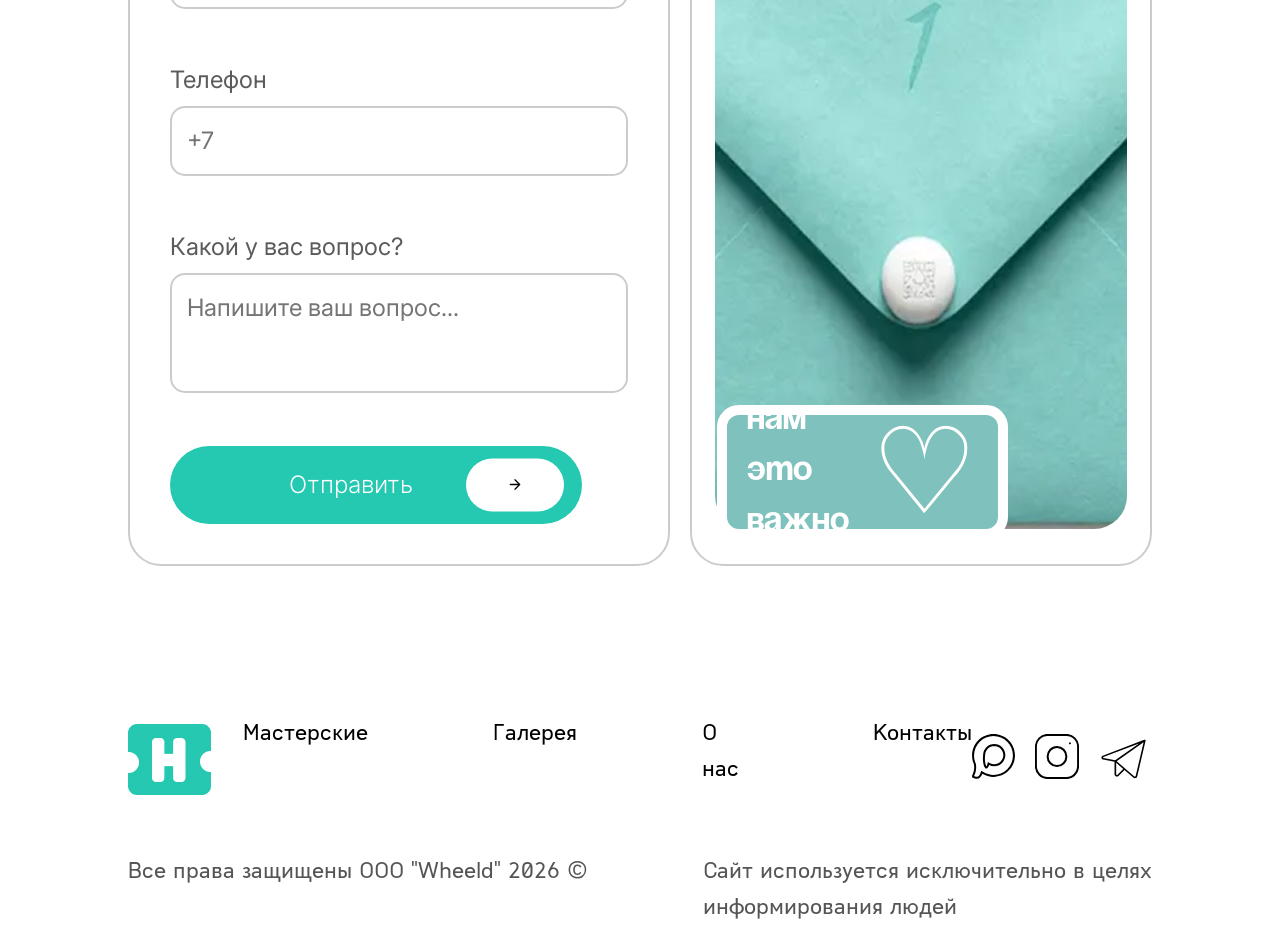
<file: index3.html>
<!DOCTYPE html>
<html lang="ru">
<head>
    <meta charset="UTF-8">
    <meta name="viewport" content="width=device-width, initial-scale=1.0">
    <title>Контакты</title>
    <link rel="preconnect" href="https://fonts.googleapis.com">
    <link rel="preconnect" href="https://fonts.gstatic.com" crossorigin>
    <link href="https://fonts.googleapis.com/css2?family=Inter:ital,opsz,wght@0,14..32,100..900;1,14..32,100..900&display=swap" rel="stylesheet">
    <link href="https://cdn.jsdelivr.net/npm/bootstrap@5.3.0/dist/css/bootstrap.min.css" rel="stylesheet">
    <link rel="stylesheet" href="style.css">
</head>
<body>
     <header>
        <nav class="menu">
            <a class="navig" href="index.html">
                <img class="logo" src="img/logo.jpg" alt="Лого">
            </a>
            
            <button class="burger-menu" onclick="toggleMenu()">
                <span></span>
                <span></span>
                <span></span>
            </button>
            
            <div class="mobile-menu" id="mobileMenu">
                <a href="index2.html">Мастерские</a>
                <a href="index7.html">Галерея</a>
                <a href="index4.html">О нас</a>
                <a href="index3.html">Контакты</a>
            </div>
            
            <ul class="spisok">
                <li><a class="navig" href="index2.html">Мастерские</a></li>
                <li><a class="navig" href="index7.html">Галерея</a></li>
                <li><a class="navig" href="index4.html">О нас</a></li>
                <li><a class="navig" href="index3.html">Контакты</a></li>
            </ul>
            
            <a class="navig" href="index5.html">
                <img src="img/profil.png" alt="Профиль" class="header__profile">
            </a>    
        </nav>
    </header>
  <main>
    <section>
        <div class="box_grid_1_index3">
            <div class="grid1_1_index3">
                <h1>Контакты</h1>
            </div>
            <div class="grid1_2_index3">
                <div class="grid1_2_1_index3">
                    <h4>Адрес</h4>
                    <p>Санкт-Петербург, ул. Куйбышева, 25 <br>(вход со двора, рядом с метро «Горьковская»)</p>
                    <h4>Расписание работы</h4>
                    <p>Понедельник – Воскресенье: 12:00 – 20:00 <br>Среда - выходной день</p>
                </div>
                <div class="grid1_2_2_index3">
                    <h4>Контакты</h4>
                    <p>+7(909)562-98-64</p>
                    <p>+7(909)563-63-70</p>
                    <h4>Почта</h4>
                    <p>Skorodumov_maks2006@mail.ru</p>
                </div>
            </div>
            <div class="grid1_3_index3">
                <img src="img/grid1_1_index3.png" alt="">
            </div>
            <div class="grid1_4_index3">
                <img src="img/grid1_2_index3.png" alt="">
            </div>
            <div class="grid1_5_index3">
                <img src="img/grid1_3_index3.png" alt="">
            </div>
        </div>
           <div class="map_container">
            <iframe class="iframe1"
                    src="https://yandex.ru/map-widget/v1/?text=Санкт-Петербург, ул. Кубышева, 25&z=16" 
                    width="100%" 
                    height="500"
                    margin-top = "20px" 
                    frameborder="0" 
                    allowfullscreen="true">
            </iframe>
        </div>
    </section>
   <section class="faq-section">  
    <div class="faq-container">
        <div class="faq-item">
            <button class="faq-question">
                <span>Можно ли прийти с ребенком?</span>
                <span class="faq-icon">
                    <svg width="25" height="25" viewBox="0 0 24 24" fill="none" stroke="currentColor" stroke-width="2" stroke-linecap="round" stroke-linejoin="round">
                        <polyline points="6 9 12 15 18 9"></polyline>
                    </svg>
                </span>
            </button>
            <div class="faq-answer">
                <p>Да, конечно! У нас дружелюбная атмосфера, и мы рады детям. Однако просим заранее предупредить нас, чтобы мы могли подготовить для вашего ребенка удобное место и необходимые материалы.</p>
            </div>
        </div>
        <div class="faq-item">
            <button class="faq-question">
                <span>Нужна ли предварительная запись?</span>
                <span class="faq-icon">
                    <svg width="25" height="25" viewBox="0 0 24 24" fill="none" stroke="currentColor" stroke-width="2" stroke-linecap="round" stroke-linejoin="round">
                        <polyline points="6 9 12 15 18 9"></polyline>
                    </svg>
                </span>
            </button>
            <div class="faq-answer">
                <p>Да, предварительная запись обязательна. Это помогает нам подготовить все материалы и обеспечить каждому участнику достаточно внимания и места для работы.</p>
            </div>
        </div>
        <div class="faq-item">
            <button class="faq-question">
                <span>Есть ли скидки для студентов?</span>
                <span class="faq-icon">
                    <svg width="25" height="25" viewBox="0 0 24 24" fill="none" stroke="currentColor" stroke-width="2" stroke-linecap="round" stroke-linejoin="round">
                        <polyline points="6 9 12 15 18 9"></polyline>
                    </svg>
                </span>
            </button>
            <div class="faq-answer">
                <p>Да, мы предоставляем скидки студентам при предъявлении студенческого билета. Размер скидки составляет 10% от стоимости мастер-класса.</p>
            </div>
        </div>
        <div class="faq-item">
            <button class="faq-question">
                <span>Сколько по времени занимает мастер-класс?</span>
                <span class="faq-icon">
                    <svg width="25" height="25" viewBox="0 0 24 24" fill="none" stroke="currentColor" stroke-width="2" stroke-linecap="round" stroke-linejoin="round">
                        <polyline points="6 9 12 15 18 9"></polyline>
                    </svg>
                </span>
            </button>
            <div class="faq-answer">
                <p>Продолжительность мастер-класса составляет в среднем 2 часа. Однако время может варьироваться в зависимости от сложности проекта и вашего темпа работы.</p>
            </div>
        </div>
        <div class="faq-item">
            <button class="faq-question">
                <span>Могу ли я забрать свою вещь домой?</span>
                <span class="faq-icon">
                    <svg width="25" height="25" viewBox="0 0 24 24" fill="none" stroke="currentColor" stroke-width="2" stroke-linecap="round" stroke-linejoin="round">
                        <polyline points="6 9 12 15 18 9"></polyline>
                    </svg>
                </span>
            </button>
            <div class="faq-answer">
                <p>Да, конечно! Все изделия, которые вы создаете на наших мастер-классах, остаются у вас. Это ваша работа, и вы можете забрать ее с собой сразу после окончания занятия.</p>
            </div>
        </div>
        <div class="faq-item">
            <button class="faq-question">
                <span>Что если я ничего не умею — шить, вязать или работать с тканью?</span>
                <span class="faq-icon">
                    <svg width="25" height="25" viewBox="0 0 24 24" fill="none" stroke="currentColor" stroke-width="2" stroke-linecap="round" stroke-linejoin="round">
                        <polyline points="6 9 12 15 18 9"></polyline>
                    </svg>
                </span>
            </button>
            <div class="faq-answer">
                <p>Не переживайте! Наши мастер-классы рассчитаны на разный уровень подготовки, включая начинающих. Инструктор подробно объяснит и покажет все этапы работы. Главное — ваше желание творить!</p>
            </div>
        </div>
    </div>
</section>
<section class="feedback-section">
    <h2 class="feedback-title">обратная связь</h2>
    
    <div class="feedback-container">
        <!-- Форма -->
        <form class="feedback-form" id="feedbackForm" novalidate>
            <div class="form-group">
                <label for="name">Имя</label>
                <input type="text" id="name" name="name" placeholder="Введите ваше имя">
                <span class="error-msg" id="nameError"></span>
            </div>
            
            <div class="form-group">
                <label for="phone">Телефон</label>
                <input type="tel" id="phone" name="phone" placeholder="+7">
                <span class="error-msg" id="phoneError"></span>
            </div>
            
            <div class="form-group">
                <label for="question">Какой у вас вопрос?</label>
                <textarea id="question" name="question" placeholder="Напишите ваш вопрос..."></textarea>
                <span class="error-msg" id="questionError"></span>
            </div>
            
            <button class="btn-view-details">
    Отправить
    <span class="arrow-circle">
        <svg width="16" height="16" viewBox="0 0 24 24" fill="none" stroke="currentColor" stroke-width="2" stroke-linecap="round" stroke-linejoin="round">
            <path d="M5 12h14M12 5l7 7-7 7"/>
        </svg>
    </span>
             </button>
        </form>


        <div class="feedback-graphic">
            <img src="img/convert.png" alt="Конверт" class="envelope-img">
            

                <div class="graphic-badge">
                  <div class="badge-text">
                       <span>нам это <br> важно</span>
                   </div>
                   <span class="heart-icon">♡</span>
                </div>
        </div>
    </div>
</section>
<footer>
        <nav class="footer">
            <a class="navig" href="index.html">
                <img class="logo" src="img/logo.jpg" alt="Лого">
            </a>
            <ul class="spisok_footer">
                <li><a class="navig" href="index2.html">Мастерские</a></li>
                <li><a class="navig" href="index7.html">Галерея</a></li>
                <li><a class="navig" href="index4.html">О нас</a></li>
                <li><a class="navig" href="index5.html">Контакты</a></li>
            </ul>
            <div class="network_footer">
                <a href="#">
                    <img class="max" src="img/max.svg" alt="Мах">
                </a>
                <a href="#">
                    <img class="inst" src="img/inst.svg" alt="Инстаграм">
                </a>
                <a href="#">
                    <img class="tg" src="img/tg.svg" alt="Телеграм">
                </a>  
            </div>    
        </nav>
        <div class="copyrat">
            <p class="navig">Все права защищены ООО "Wheeld" 2026 &copy;</p>
            <p class="navig">Сайт используется исключительно в целях <br> информирования людей</p>
        </div>
    </footer>
    
    <script>
        function toggleMenu() {
            const mobileMenu = document.getElementById('mobileMenu');
            mobileMenu.classList.toggle('active');
        }

        document.addEventListener('click', function(event) {
            const mobileMenu = document.getElementById('mobileMenu');
            const burgerMenu = document.querySelector('.burger-menu');
            
            if (!burgerMenu.contains(event.target) && !mobileMenu.contains(event.target)) {
                mobileMenu.classList.remove('active');
            }
        });
    </script>
<script src="script.js"></script>
</body>
</file>
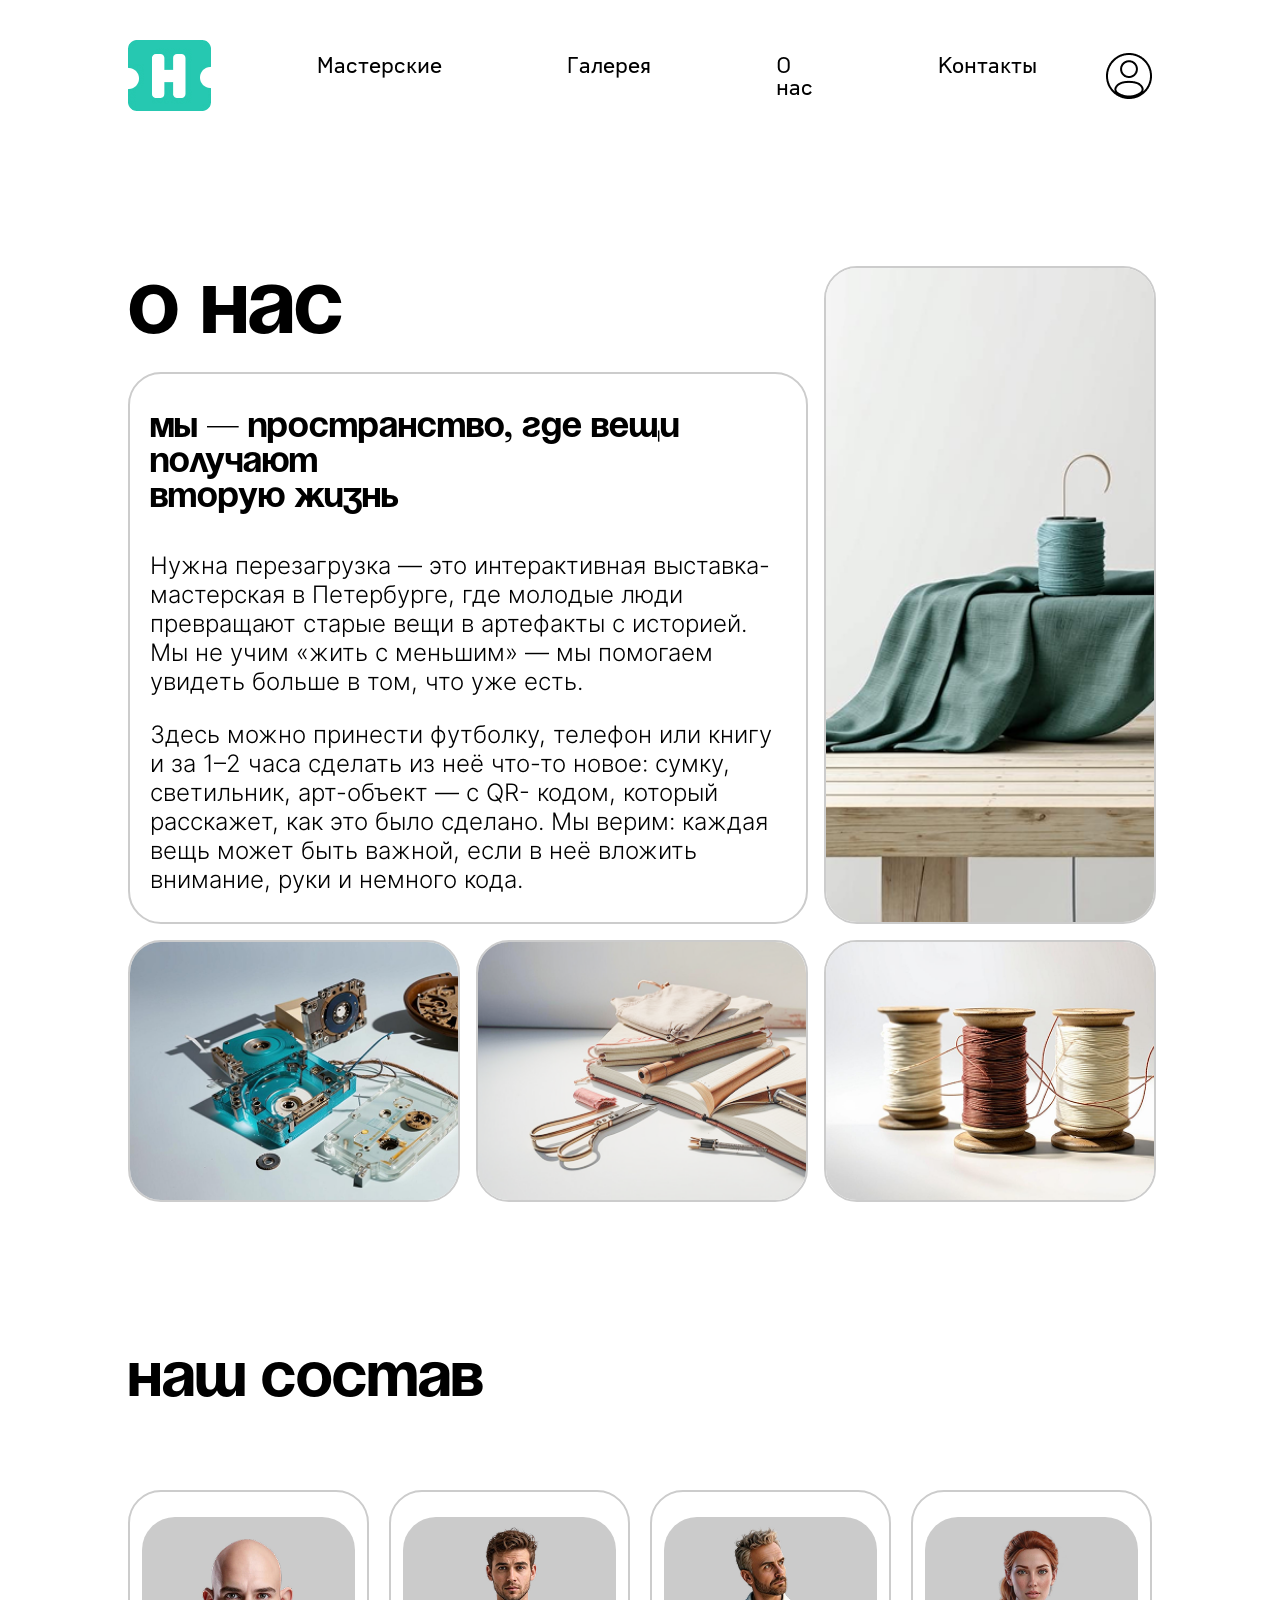
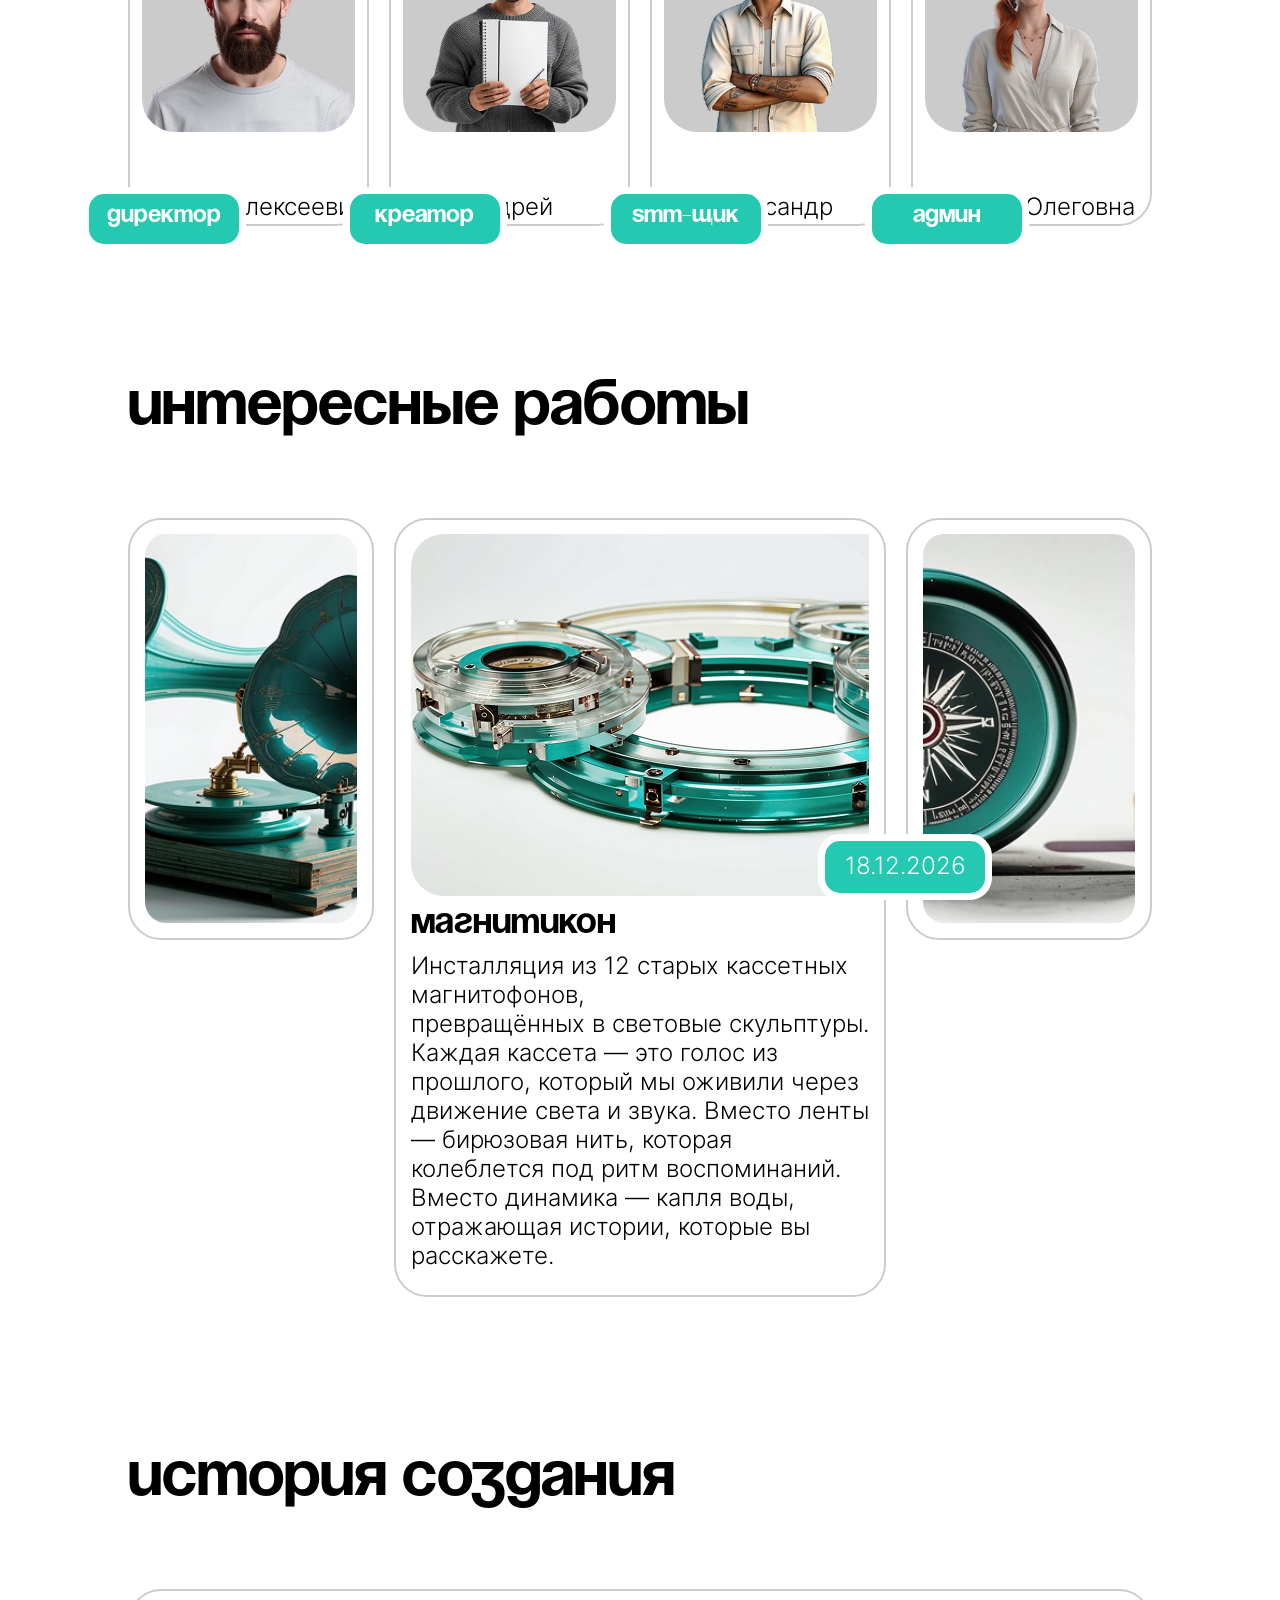
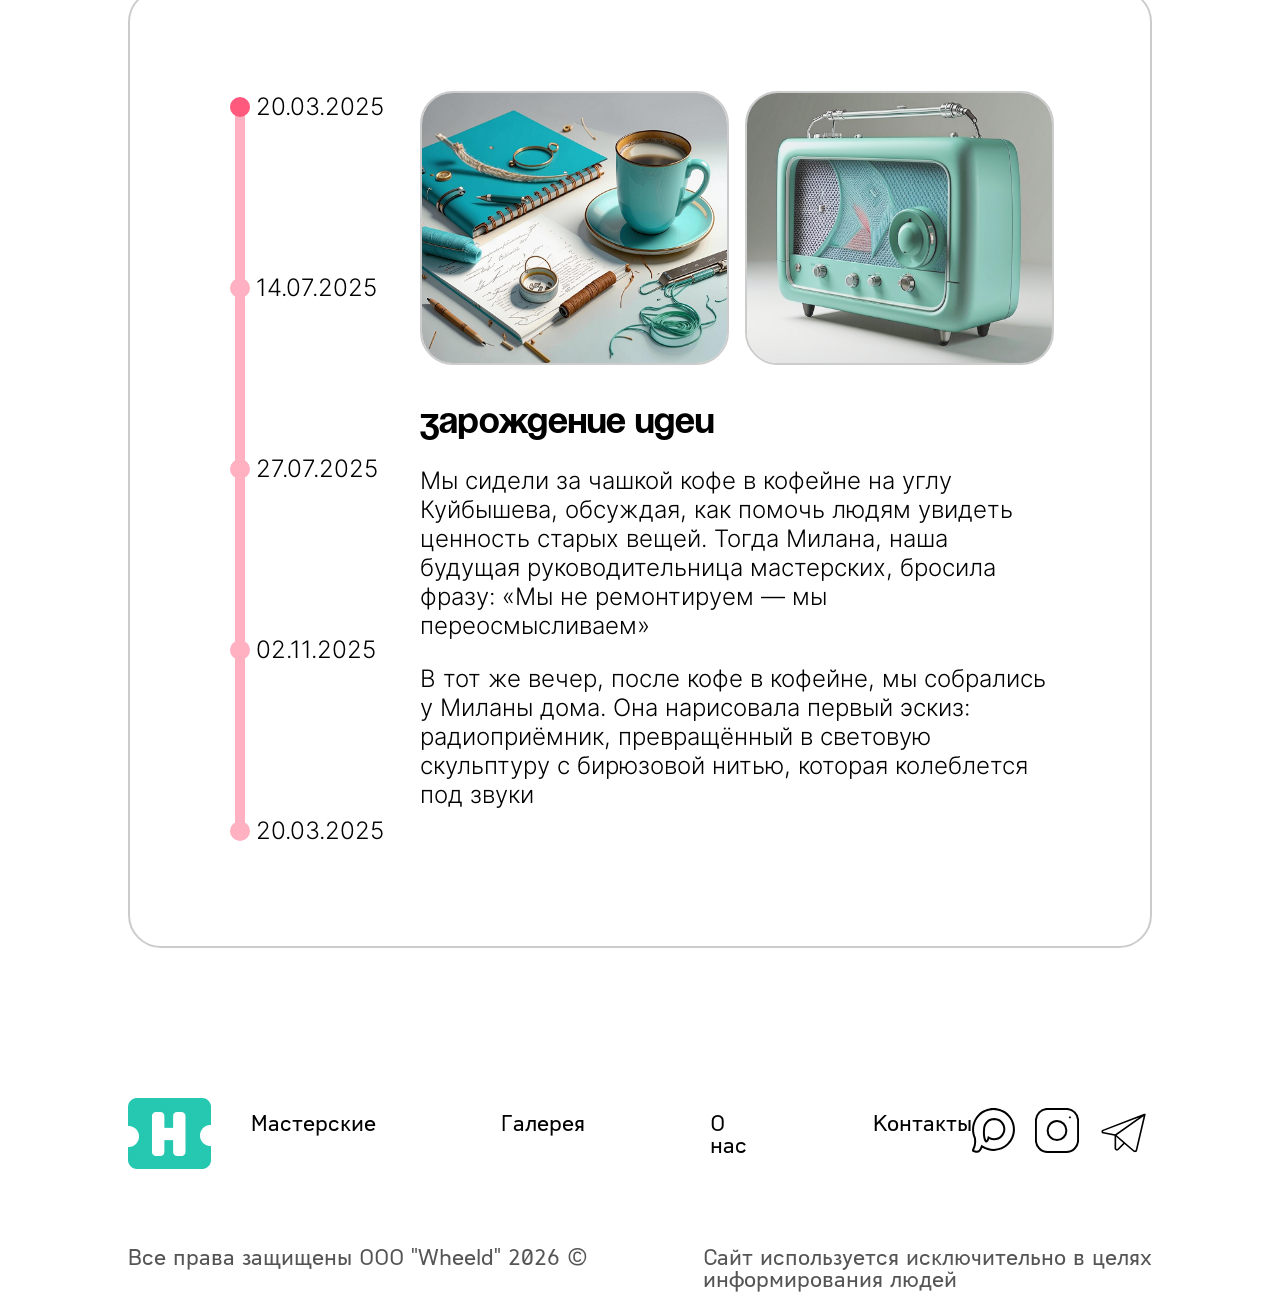
<file: index4.html>
<!DOCTYPE html>
<!DOCTYPE html>
<html lang="ru">
<head>
    <meta charset="UTF-8">
    <meta name="viewport" content="width=device-width, initial-scale=1.0">
    <link rel="preconnect" href="https://fonts.googleapis.com">
    <link rel="preconnect" href="https://fonts.gstatic.com" crossorigin>
    <link href="https://fonts.googleapis.com/css2?family=Inter:ital,opsz,wght@0,14..32,100..900;1,14..32,100..900&display=swap" rel="stylesheet">
    <link rel="stylesheet" type="text/css" href="style.css">
    <title>О нас</title>
</head>
<body>
    <header>
        <nav class="menu">
            <a class="navig" href="index.html">
                <img class="logo" src="img/logo.jpg" alt="Лого">
            </a>
            
            <button class="burger-menu" onclick="toggleMenu()">
                <span></span>
                <span></span>
                <span></span>
            </button>
            
            <div class="mobile-menu" id="mobileMenu">
                <a href="index2.html">Мастерские</a>
                <a href="index7.html">Галерея</a>
                <a href="index4.html">О нас</a>
                <a href="index3.html">Контакты</a>
            </div>
            
            <ul class="spisok">
                <li><a class="navig" href="index2.html">Мастерские</a></li>
                <li><a class="navig" href="index7.html">Галерея</a></li>
                <li><a class="navig" href="index4.html">О нас</a></li>
                <li><a class="navig" href="index3.html">Контакты</a></li>
            </ul>
            
            <a class="navig" href="index5.html">
                <img src="img/profil.png" alt="Профиль" class="header__profile">
            </a>    
        </nav>
    </header>
    
    <section>
        <div class="box_grid_1">
            <div class="grid1_1">
                <h1>О нас</h1>
            </div>
            <div class="grid1_2">
                <h3>Мы — пространство, где вещи получают <br> вторую жизнь</h3>
                <p>Нужна перезагрузка — это интерактивная выставка-мастерская 
                    в Петербурге, где молодые люди превращают старые вещи
                    в артефакты с историей. Мы не учим «жить с меньшим» —
                    мы помогаем увидеть больше в том, что уже есть.
                </p>
                <p>
                    Здесь можно принести футболку, телефон или книгу и за 1–2 часа  
                    сделать из неё что-то новое: сумку, светильник, арт-объект — с QR- 
                    кодом, который расскажет, как это было сделано. Мы верим: каждая 
                    вещь может быть важной, если в неё вложить внимание, руки 
                    и немного кода.
                </p>
            </div>
            <div class="grid1_3">
                <img src="img/grid1_1.png" alt="">
            </div>
            <div class="grid1_4">
                <img src="img/grid1_2.png" alt="">
            </div>
            <div class="grid1_5">
                <img src="img/grid1_3.png" alt="">
            </div>
            <div class="grid1_6">
                <img src="img/grid1_5.png" alt="">
            </div>
        </div>
    </section>
    
    <section>
        <h2>Наш состав</h2>
        <div class="box_grid_2">
            <div class="grid2_1">
                <div class="img_grid2_1">
                    <img src="img/grid2_1.png" alt="">
                    <div class="info_prof">
                      <h3>Директор</h3>
                    </div>
                </div>
                <p>Максим Алексеевич</p>
            </div>
            <div class="grid2_2">
                <div class="img_grid2_1">
                    <img src="img/grid2_2.png" alt="">
                    <div class="info_prof">
                       <h3>Креатор</h3>
                    </div>
                </div>
                <p>Андрей Александрович</p>
            </div>
            <div class="grid2_3">
                <div class="img_grid2_1">
                    <img src="img/grid2_3.png" alt="">
                    <div class="info_prof">
                      <h3>smm-щик</h3>
                    </div>
                </div>
                <p>Александр Максимович</p>
            </div>
            <div class="grid2_4">
                <div class="img_grid2_1">
                    <img src="img/grid2_4.png" alt="">
                     <div class="info_prof">
                       <h3>Админ</h3>
                    </div>
                </div>
                <p>Милана Олеговна</p>
            </div>
        </div>
    </section>
    
    <section>
        <h2>Интересные работы</h2>
        <div class="box_grid_3">
            <div class="grid3_1">
                <img src="img/grid3_1.png" alt="">
            </div>
            <div class="grid3_2">
                <div class="info_card_rab">
                     <img src="img/grid3_2.png" alt="">
                     <div class="data_card_onas">
                       <p>18.12.2026</p>
                    </div>
                </div>
                <h3 class="onas">Магнитикон</h3>
                <p class="onas">Инсталляция из 12 старых кассетных магнитофонов,<br> превращённых в световые скульптуры. Каждая кассета — это голос из прошлого, который мы оживили через движение света и звука.
Вместо ленты — бирюзовая нить, которая колеблется под ритм воспоминаний. Вместо динамика — капля воды, отражающая истории, которые вы расскажете.</p>
            </div>
            <div class="grid3_3">
                <img src="img/grid3_3.png" alt="">
            </div>
        </div>
    </section>
    
    <section>
        <h2>История создания</h2>
        <div class="history_card">
             <div class="box_grid_4">
                <div class="timeline">
                  <button class="timeline-item active">
                     <div class="date">20.03.2025</div>
                  </button>
                  <button class="timeline-item">
                     <div class="date">14.07.2025</div>
                  </button>
                  <button class="timeline-item">
                     <div class="date">27.07.2025</div>
                  </button>
                  <button class="timeline-item">
                     <div class="date">02.11.2025</div>
                  </button>
                  <button class="timeline-item">
                     <div class="date">20.03.2025</div>
                  </button>
                </div>
                <div class="grid4_2">
                    <img src="img/grid4_1.png" alt="">
                </div>
                <div class="grid4_3">
                    <img src="img/grid4_2.png" alt="">
                </div>
                <div class="grid4_4">
                    <h3>Зарождение идеи</h3>
                    <p>Мы сидели за чашкой кофе в кофейне на углу Куйбышева, обсуждая, как помочь людям увидеть ценность старых вещей. Тогда Милана, наша будущая руководительница мастерских, бросила фразу: «Мы не ремонтируем — мы переосмысливаем»</p>
                    <p>В тот же вечер, после кофе в кофейне, мы собрались у Миланы дома. Она нарисовала первый эскиз: радиоприёмник, превращённый в световую скульптуру с бирюзовой нитью, которая колеблется под звуки</p>
                </div>
            </div>
        </div>
    </section>
    
    <footer>
        <nav class="footer">
            <a class="navig" href="index.html">
                <img class="logo" src="img/logo.jpg" alt="Лого">
            </a>
            <ul class="spisok_footer">
                <li><a class="navig" href="index2.html">Мастерские</a></li>
                <li><a class="navig" href="index7.html">Галерея</a></li>
                <li><a class="navig" href="index4.html">О нас</a></li>
                <li><a class="navig" href="index5.html">Контакты</a></li>
            </ul>
            <div class="network_footer">
                <a href="#">
                    <img class="max" src="img/max.svg" alt="Мах">
                </a>
                <a href="#">
                    <img class="inst" src="img/inst.svg" alt="Инстаграм">
                </a>
                <a href="#">
                    <img class="tg" src="img/tg.svg" alt="Телеграм">
                </a>  
            </div>    
        </nav>
        <div class="copyrat">
            <p class="navig">Все права защищены ООО "Wheeld" 2026 &copy;</p>
            <p class="navig">Сайт используется исключительно в целях <br> информирования людей</p>
        </div>
    </footer>
    
    <script>
        function toggleMenu() {
            const mobileMenu = document.getElementById('mobileMenu');
            mobileMenu.classList.toggle('active');
        }

        document.addEventListener('click', function(event) {
            const mobileMenu = document.getElementById('mobileMenu');
            const burgerMenu = document.querySelector('.burger-menu');
            
            if (!burgerMenu.contains(event.target) && !mobileMenu.contains(event.target)) {
                mobileMenu.classList.remove('active');
            }
        });
    </script>
</body>
</html>
</file>
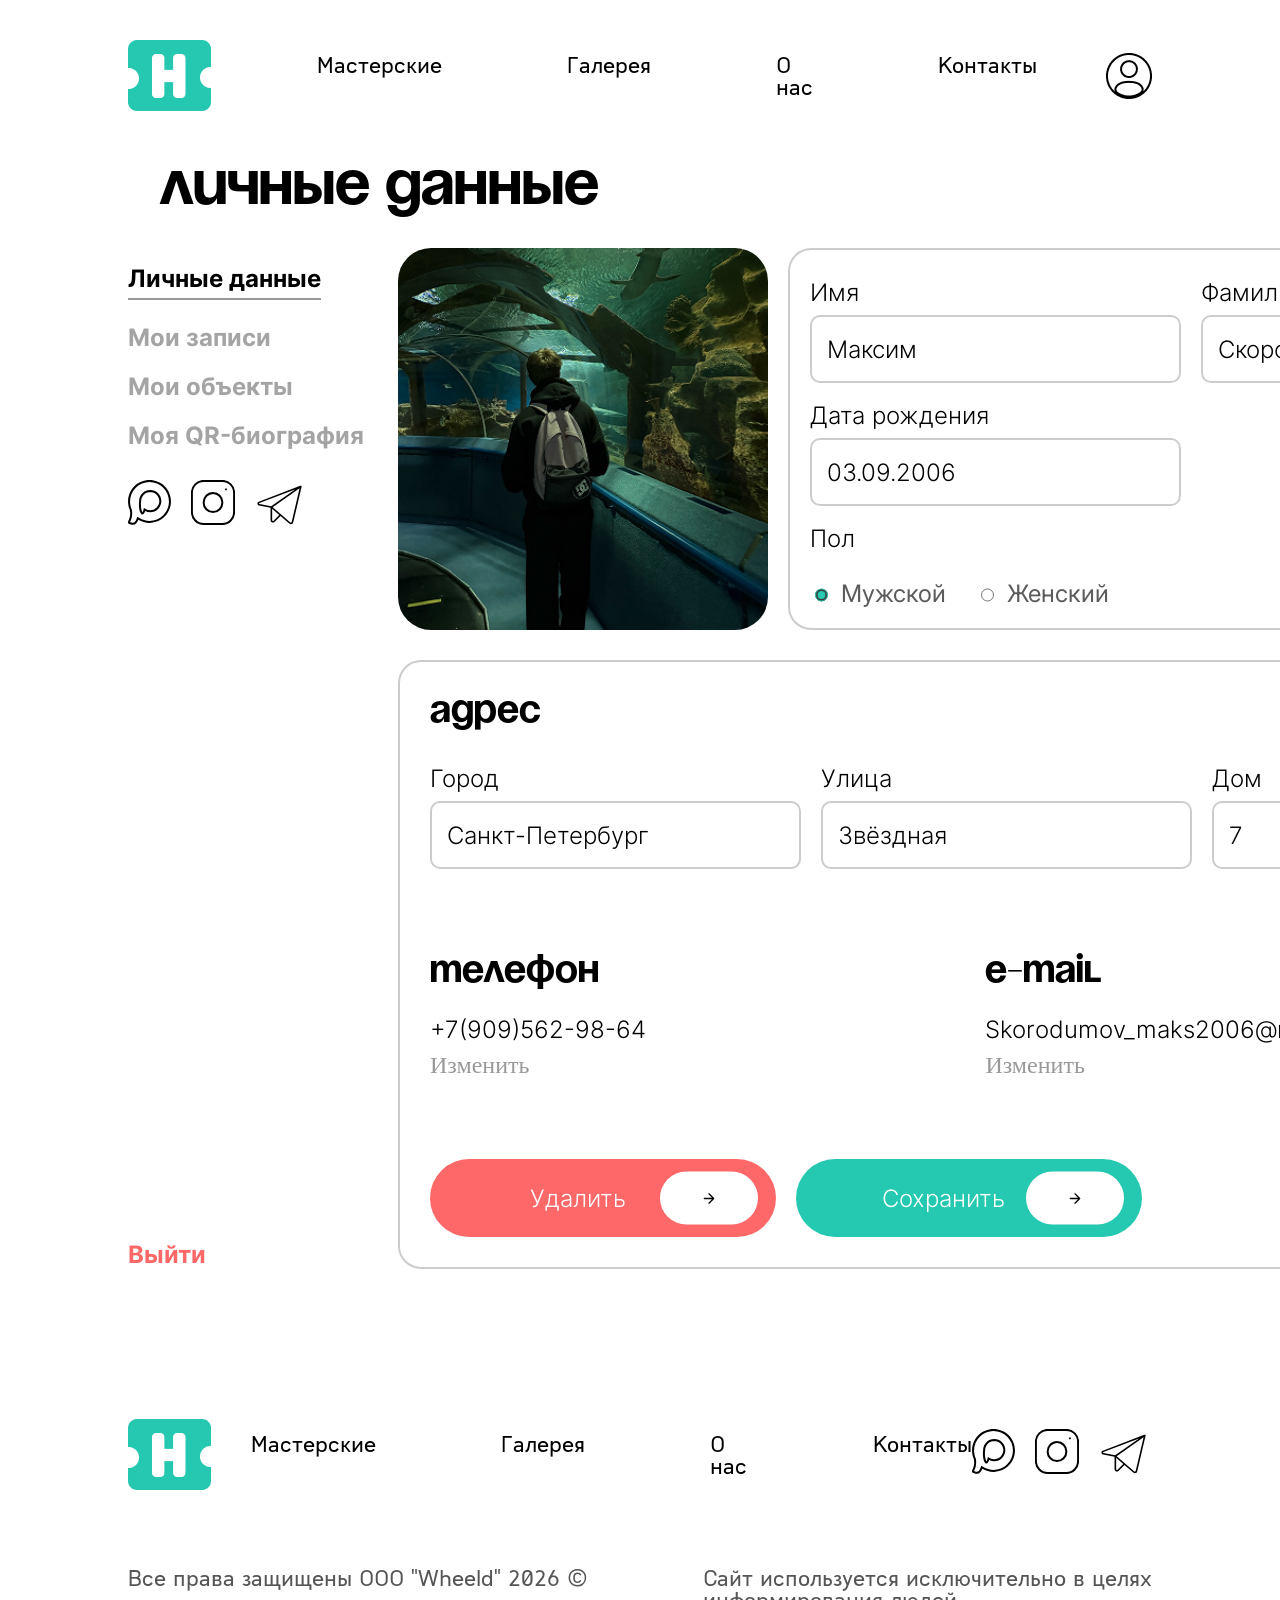
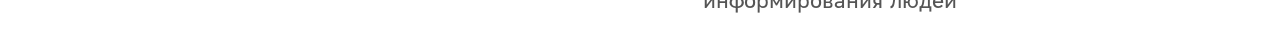
<file: index5.html>
<!DOCTYPE html>
<html lang="ru">
<head>
    <meta charset="UTF-8">
    <meta name="viewport" content="width=device-width, initial-scale=1.0">
    <link rel="preconnect" href="https://fonts.googleapis.com">
    <link rel="preconnect" href="https://fonts.gstatic.com" crossorigin>
    <link href="https://fonts.googleapis.com/css2?family=Inter:wght@300;400;500;600;700&display=swap" rel="stylesheet">
    <link rel="stylesheet" type="text/css" href="style.css">
    <title>Личный кабинет</title>
</head>
<body>
    <header>
        <nav class="menu">
            <a class="navig" href="index.html">
                <img class="logo" src="img/logo.jpg" alt="Лого">
            </a>
            
            <!-- Бургер-меню -->
            <button class="burger-menu" onclick="toggleMenu()">
                <span></span>
                <span></span>
                <span></span>
            </button>
            
            <!-- Выпадающее мобильное меню -->
            <div class="mobile-menu" id="mobileMenu">
                <a href="index2.html">Мастерские</a>
                <a href="index7.html">Галерея</a>
                <a href="index4.html">О нас</a>
                <a href="index3.html">Контакты</a>
            </div>
            
            <ul class="spisok">
                <li><a class="navig" href="index2.html">Мастерские</a></li>
                <li><a class="navig" href="index7.html">Галерея</a></li>
                <li><a class="navig" href="index4.html">О нас</a></li>
                <li><a class="navig" href="index3.html">Контакты</a></li>
            </ul>
            <a class="navig" href="index5.html">
                <img src="img/profil.png" alt="Профиль" class="header__profile">
            </a>    
        </nav>
    </header>
    
    <!-- Розовая навигационная линия для планшета -->
    <div class="tablet-nav">
        <div class="tablet-nav-inner">
            <a href="index6.html" class="tablet-nav-item">Мои записи</a>
            <a href="#" class="tablet-nav-item active">Личные данные</a>
            <a href="index8.html" class="tablet-nav-item">Мои объекты</a>
            <a href="index9.html" class="tablet-nav-item">Моя QR-биография</a>
        </div>
    </div>
    
    <main>
        <section class="selectionlch">
            <h2 class="lcdann">Личные данные</h2>
            
            <div class="lch_block_211">
                <ol class="left_info">
                
                <li><a class="nav2_1" href="">Личные данные</a></li>


                <div class="nav2_2">
                   <li><a class="nav2_2_text" href="index6.html">Мои записи</a></li>
                   <li><a class="nav2_2_text" href="index8.html">Мои объекты</a></li>
                   <li><a class="nav2_2_text" href="index9.html">Моя QR-биография</a></li>
                </div>
                <div class="network">
                 <a href="#">
                    <img class = "max" src="img/max.svg" alt="Мах">
                 </a>
                 <a href="#">
                    <img class = "inst" src="img/inst.svg" alt="Инстаграм">
                 </a>
                 <a href="#">
                    <img class = "tg" src="img/tg.svg" alt="Телеграм">
                 </a>  
                </div>    
            </ol>

                <div class="right_info">
                    <div class="right2_2_2">
                        <div class="profile-photo-block">
                            <img src="img/lichno.png" alt="Профиль">
                        </div>
                        <div class="profile-form">
                            <div class="form-row">
                                <div class="polivoda_carta">
                                    <p class="p_pole">Имя</p>
                                    <input type="text" value="Максим">
                                </div>
                                <div class="polivoda_carta">
                                    <p class="p_pole">Фамилия</p>
                                    <input type="text" value="Скородумов">
                                </div>
                            </div>
                            
                            <div class="form-row">
                                <div class="polivoda_carta">
                                    <p class="p_pole">Дата рождения</p>
                                    <input type="text" value="03.09.2006">
                                </div>
                            </div>
                            
                            <div class="form-group">
                                <p class="p_pole">Пол</p>
                                <div class="radio-group">
                                    <label class="radio-label">
                                        <input type="radio" name="gender" value="male" checked class="custom-radio">
                                        <span>Мужской</span>
                                    </label>
                                    <label class="radio-label">
                                        <input type="radio" name="gender" value="female" class="custom-radio">
                                        <span>Женский</span>
                                    </label>
                                </div>
                            </div>
                        </div>
                    </div>
                </div> 
            </div>
        </section>

        <section class="selectionlch">
            <div class="lch_block_2">
                <div class="left_info_2">
                    <div class="exit">
                        <li><a class="exit_text" href="#">Выйти</a></li>
                    </div>
                </div>

                <div class="right_info_2">
                    <h4 class="contact-title2">Адрес</h4>
                    
                    <div class="sss">
                        <div class="polivoda_carta">
                            <p class="p_pole">Город</p>
                            <input type="text" value="Санкт-Петербург">
                        </div>
                        <div class="polivoda_carta">
                            <p class="p_pole">Улица</p>
                            <input type="text" value="Звёздная">
                        </div>
                        <div class="polivoda_carta">
                            <p class="p_pole">Дом</p>
                            <input type="text" value="7">
                        </div>
                    </div>
                    
                    <div class="contact-row">
                        <div class="contact-block">
                            <h4 class="contact-title">телефон</h4>
                            <p class="contact-value">+7(909)562-98-64</p>
                            <a href="#" class="change-link">Изменить</a>
                        </div>
                        
                        <div class="contact-block">
                            <h4 class="contact-title">e-mail</h4>
                            <p class="contact-value">Skorodumov_maks2006@mail.ru</p>
                            <a href="#" class="change-link">Изменить</a>
                        </div>
                    </div>
                    
                    <div class="action-buttons">
                        <button class="lch_card2_btn">
                           Удалить
                           <span class="arrow-circle">
                                <svg width="16" height="16" viewBox="0 0 24 24" fill="none" stroke="currentColor" stroke-width="2" stroke-linecap="round" stroke-linejoin="round">
                                   <path d="M5 12h14M12 5l7 7-7 7"/>
                               </svg>
                           </span>
                        </button>
                        <button class="lch_card3_btn">
                           Сохранить
                           <span class="arrow-circle">
                                <svg width="16" height="16" viewBox="0 0 24 24" fill="none" stroke="currentColor" stroke-width="2" stroke-linecap="round" stroke-linejoin="round">
                                   <path d="M5 12h14M12 5l7 7-7 7"/>
                               </svg>
                           </span>
                        </button>
                  
                    </div>
                </div>
            </div>
        </section>
    </main>

    <footer>
        <nav class="footer">
            <a class="navig" href="index.html">
                <img class="logo" src="img/logo.jpg" alt="Лого">
            </a>
            <ul class="spisok_footer">
                <li><a class="navig" href="index2.html">Мастерские</a></li>
                <li><a class="navig" href="index7.html">Галерея</a></li>
                <li><a class="navig" href="index4.html">О нас</a></li>
                <li><a class="navig" href="index5.html">Контакты</a></li>
            </ul>
            <div class="network_footer">
                <a href="#"><img class="max" src="img/max.svg" alt="Мах"></a>
                <a href="#"><img class="inst" src="img/inst.svg" alt="Инстаграм"></a>
                <a href="#"><img class="tg" src="img/tg.svg" alt="Телеграм"></a>
            </div>    
        </nav>
        <div class="copyrat">
            <p class="navig">Все права защищены ООО "Wheeld" 2026 &copy;</p>
            <p class="navig">Сайт используется исключительно в целях <br> информирования людей</p>
        </div>
    </footer>
    
    <script>
        function toggleMenu() {
            const mobileMenu = document.getElementById('mobileMenu');
            mobileMenu.classList.toggle('active');
        }

        document.addEventListener('click', function(event) {
            const mobileMenu = document.getElementById('mobileMenu');
            const burgerMenu = document.querySelector('.burger-menu');
            
            if (!burgerMenu.contains(event.target) && !mobileMenu.contains(event.target)) {
                mobileMenu.classList.remove('active');
            }
        });
    </script>
</body>
</html>
</file>
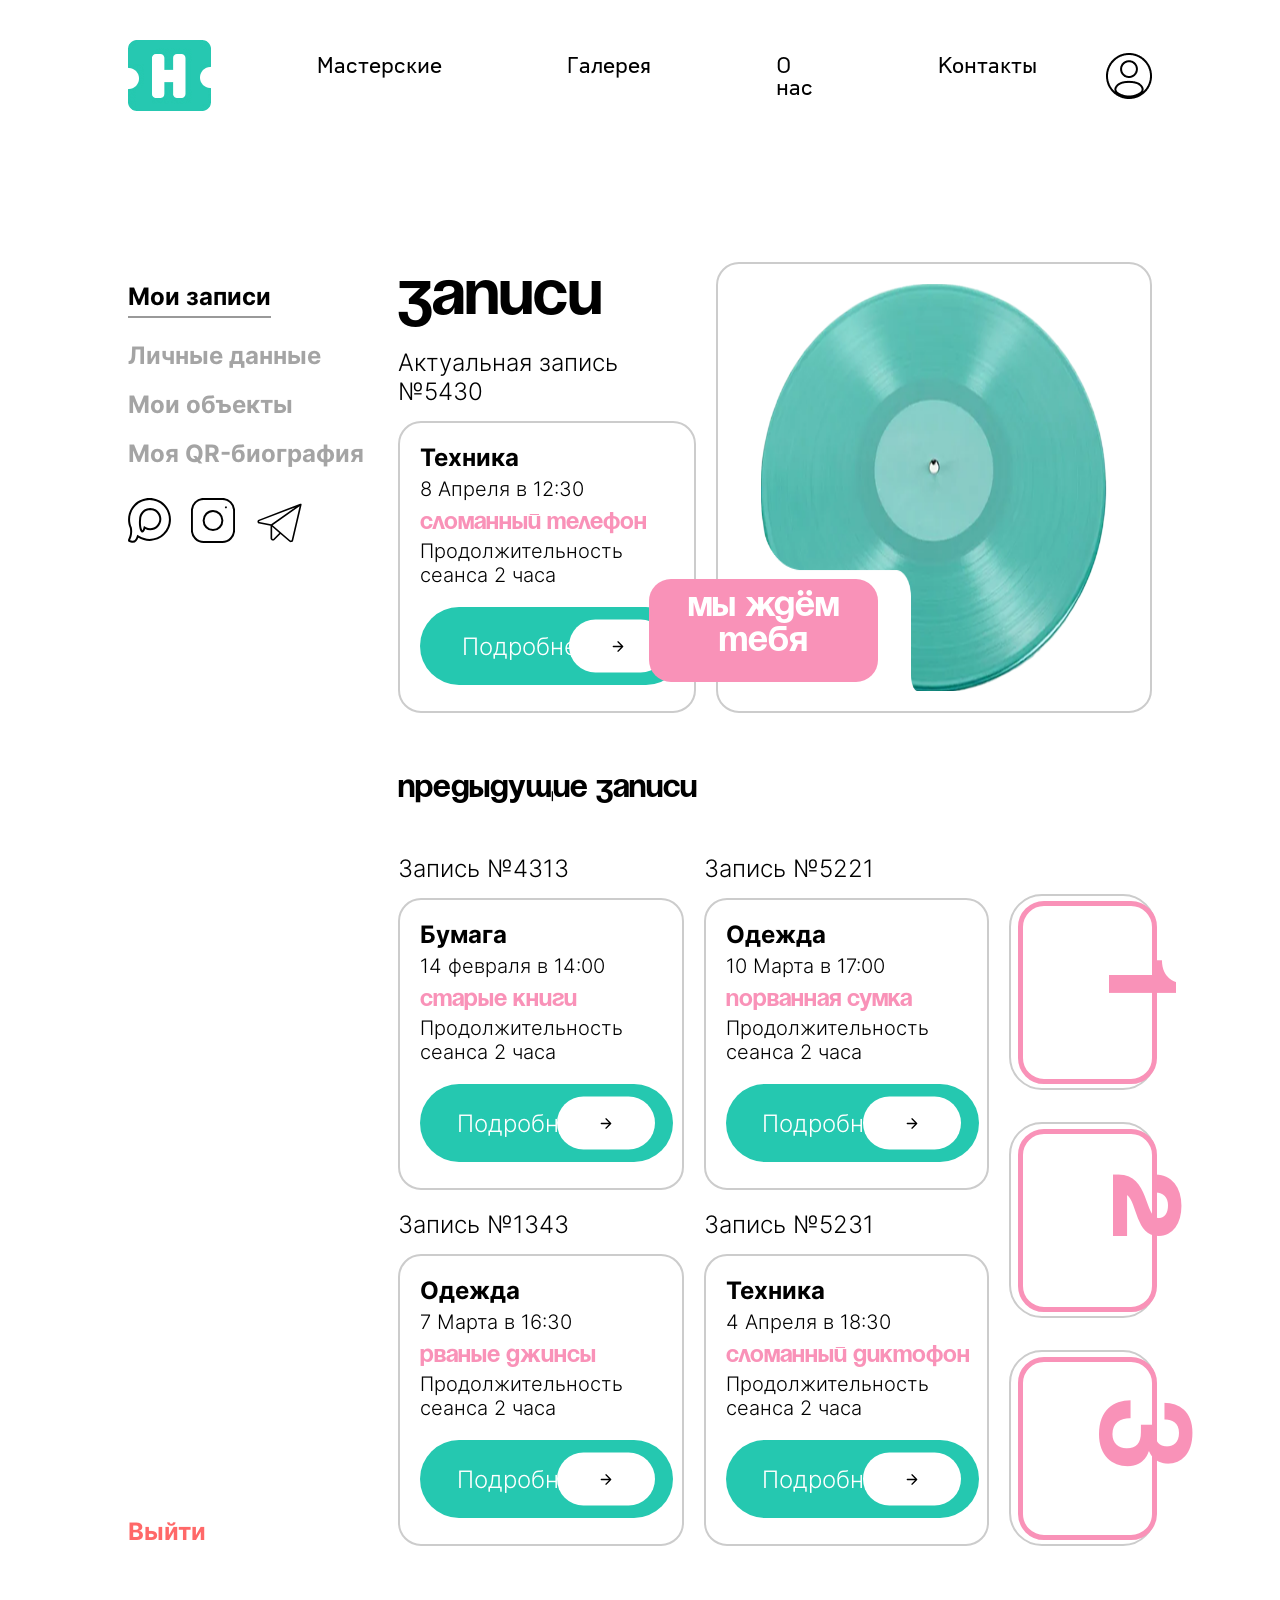
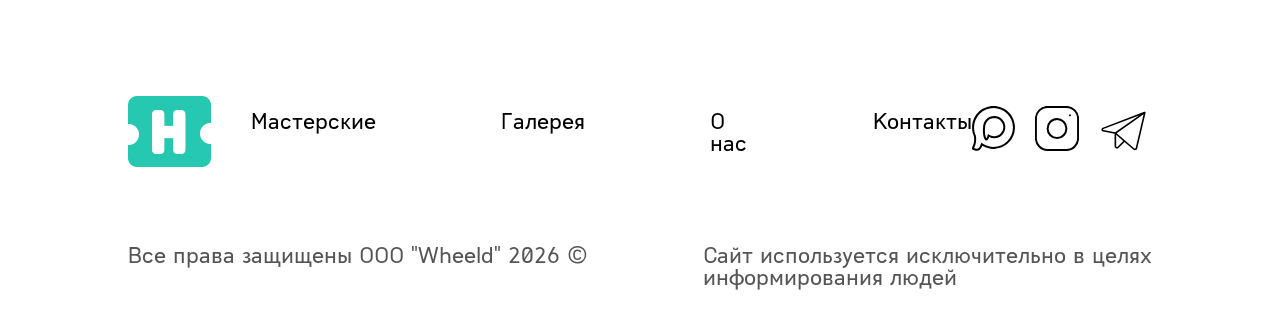
<file: index6.html>
<!DOCTYPE html>
<html lang="ru">
<head>
    <meta charset="UTF-8">
    <meta name="viewport" content="width=device-width, initial-scale=1.0">
    <link rel="preconnect" href="https://fonts.googleapis.com">
    <link rel="preconnect" href="https://fonts.gstatic.com" crossorigin>
    <link href="https://fonts.googleapis.com/css2?family=Inter:ital,opsz,wght@0,14..32,100..900;1,14..32,100..900&display=swap" rel="stylesheet">
    <link rel="stylesheet" type="text/css" href="style.css">
    <title>Личный кабинет</title>
</head>
<body>
    <header>
        <nav class="menu">
            <a class="navig" href="index.html">
                <img class="logo" src="img/logo.jpg" alt="Лого">
            </a>
            <div class="burger-menu" onclick="toggleMenu()">
                <span></span>
                <span></span>
                <span></span>
            </div>
            <div class="mobile-menu" id="mobileMenu">
                <a href="index2.html">Мастерские</a>
                <a href="index7.html">Галерея</a>
                <a href="index4.html">О нас</a>
                <a href="index3.html">Контакты</a>
            </div>
            <ul class="spisok">
                <li><a class="navig" href="index2.html">Мастерские</a></li>
                <li><a class="navig" href="index7.html">Галерея</a></li>
                <li><a class="navig" href="index4.html">О нас</a></li>
                <li><a class="navig" href="index3.html">Контакты</a></li>
            </ul>
            <a class="navig profile-link" href="index5.html">
                <img src="img/profil.png" alt="Профиль" class="header__profile">
            </a>
        </nav>
    </header>
    <div class="tablet-nav">
        <div class="tablet-nav-inner">
            <a href="#" class="tablet-nav-item active">Мои записи</a>
            <a href="index5.html" class="tablet-nav-item">Личные данные</a>
            <a href="index8.html" class="tablet-nav-item">Мои объекты</a>
            <a href="index9.html" class="tablet-nav-item">Моя QR-биография</a>
        </div>
    </div>
    <section class="selectionlch">
        <div class="lch_block_1">
            <ol class="left_info">
                <li><a class="nav2_1" href="">Мои записи</a></li>
                <div class="nav2_2">
                   <li><a class="nav2_2_text" href="index5.html">Личные данные</a></li>
                   <li><a class="nav2_2_text" href="index8.html">Мои объекты</a></li>
                   <li><a class="nav2_2_text" href="index9.html">Моя QR-биография</a></li>
                </div>
                <div class="network">
                 <a href="#"><img class="max" src="img/max.svg" alt="Мах"></a>
                 <a href="#"><img class="inst" src="img/inst.svg" alt="Инстаграм"></a>
                 <a href="#"><img class="tg" src="img/tg.svg" alt="Телеграм"></a>
                </div>
            </ol>
            <div class="right_info">
                <div class="right1">
                    <h2 class="lch_h2">Записи</h2>
                    <p class="lch_p">Актуальная запись №5430</p>
                    <article class="lch_card1">
                        <h4 class="lch_card1_h4">Техника</h4>
                        <p class="lch_card1_p">8 Апреля в 12:30</p>
                        <h4 class="lch_card1_h4_2">Сломанный телефон</h4>
                        <p class="lch_card1_p">Продолжительность<br>сеанса 2 часа</p>
                        <button class="lch_card1_btn">
                           Подробнее
                           <span class="arrow-circle">
                                <svg width="16" height="16" viewBox="0 0 24 24" fill="none" stroke="currentColor" stroke-width="2" stroke-linecap="round" stroke-linejoin="round">
                                   <path d="M5 12h14M12 5l7 7-7 7"/>
                               </svg>
                           </span>
                        </button>
                    </article>
                </div>
                <div class="right2">
                    <img src="img/plastina.png" alt="пластинка">
                    <div class="right2_info">
                        <h3>Мы ждём<br>тебя</h3>
                    </div>
                </div>
            </div>
        </div>
    </section>
    <section class="selectionlch">
        <div class="lch_block_2">
            <div class="left_info_2">
                <div class="exit">
                 <li><a class="exit_text" href="">Выйти</a></li>
                </div>
            </div>
            <div class="right_info-2">
                 <h4 class="zapic">предыдущие записи</h4>
                 <div class="lch_block_2">
                    <div class="lch_block_2_left">
                       <p class="lch_p2">Запись №4313</p>
                        <article class="lch_card2">
                            <h4 class="lch_card1_h4">Бумага</h4>
                            <p class="lch_card1_p">14 февраля в 14:00</p>
                            <h4 class="lch_card1_h4_2">старые книги</h4>
                            <p class="lch_card1_p">Продолжительность<br>сеанса 2 часа</p>
                            <button class="lch_card1_btn">
                               Подробнее
                               <span class="arrow-circle">
                                    <svg width="16" height="16" viewBox="0 0 24 24" fill="none" stroke="currentColor" stroke-width="2" stroke-linecap="round" stroke-linejoin="round">
                                       <path d="M5 12h14M12 5l7 7-7 7"/>
                                   </svg>
                               </span>
                            </button>
                        </article>
                       <p class="lch_p2">Запись №1343</p>
                        <article class="lch_card2">
                            <h4 class="lch_card1_h4">Одежда</h4>
                            <p class="lch_card1_p">7 Марта в 16:30</p>
                            <h4 class="lch_card1_h4_2">рваные джинсы</h4>
                            <p class="lch_card1_p">Продолжительность<br>сеанса 2 часа</p>
                            <button class="lch_card1_btn">
                               Подробнее
                               <span class="arrow-circle">
                                    <svg width="16" height="16" viewBox="0 0 24 24" fill="none" stroke="currentColor" stroke-width="2" stroke-linecap="round" stroke-linejoin="round">
                                       <path d="M5 12h14M12 5l7 7-7 7"/>
                                   </svg>
                               </span>
                            </button>
                        </article>
                    </div>
                    <div class="lch_block_2_left_2">
                      <p class="lch_p2">Запись №5221</p>
                        <article class="lch_card2">
                            <h4 class="lch_card1_h4">Одежда</h4>
                            <p class="lch_card1_p">10 Марта в 17:00</p>
                            <h4 class="lch_card1_h4_2">порванная сумка</h4>
                            <p class="lch_card1_p">Продолжительность<br>сеанса 2 часа</p>
                            <button class="lch_card1_btn">
                               Подробнее
                               <span class="arrow-circle">
                                    <svg width="16" height="16" viewBox="0 0 24 24" fill="none" stroke="currentColor" stroke-width="2" stroke-linecap="round" stroke-linejoin="round">
                                       <path d="M5 12h14M12 5l7 7-7 7"/>
                                   </svg>
                               </span>
                            </button>
                        </article>
                       <p class="lch_p2">Запись №5231</p>
                        <article class="lch_card2">
                            <h4 class="lch_card1_h4">Техника</h4>
                            <p class="lch_card1_p">4 Апреля в 18:30</p>
                            <h4 class="lch_card1_h4_2">Сломанный диктофон</h4>
                            <p class="lch_card1_p">Продолжительность<br>сеанса 2 часа</p>
                            <button class="lch_card1_btn">
                               Подробнее
                               <span class="arrow-circle">
                                    <svg width="16" height="16" viewBox="0 0 24 24" fill="none" stroke="currentColor" stroke-width="2" stroke-linecap="round" stroke-linejoin="round">
                                       <path d="M5 12h14M12 5l7 7-7 7"/>
                                   </svg>
                               </span>
                            </button>
                        </article>
                    </div>
                    <div class="lch_block_2_right">
                        <div class="chicla">
                            <div class="chicla_border">
                                <p class="chicla1">1</p>
                            </div>
                        </div>
                        <div class="chicla">
                            <div class="chicla_border">
                                <p class="chicla2">2</p>
                            </div>
                        </div>
                        <div class="chicla">
                            <div class="chicla_border">
                                <p class="chicla3">3</p>
                            </div>
                        </div>
                    </div>
                </div>
            </div>
        </div>
    </section>
  <footer>
        <nav class="footer">
            <a class="navig" href="index.html">
                <img class="logo" src="img/logo.jpg" alt="Лого">
            </a>
            <ul class="spisok_footer">
                <li><a class="navig" href="index2.html">Мастерские</a></li>
                <li><a class="navig" href="index7.html">Галерея</a></li>
                <li><a class="navig" href="index4.html">О нас</a></li>
                <li><a class="navig" href="index5.html">Контакты</a></li>
            </ul>
            <div class="network_footer">
                <a href="#">
                    <img class="max" src="img/max.svg" alt="Мах">
                </a>
                <a href="#">
                    <img class="inst" src="img/inst.svg" alt="Инстаграм">
                </a>
                <a href="#">
                    <img class="tg" src="img/tg.svg" alt="Телеграм">
                </a>  
            </div>    
        </nav>
        <div class="copyrat">
            <p class="navig">Все права защищены ООО "Wheeld" 2026 &copy;</p>
            <p class="navig">Сайт используется исключительно в целях <br> информирования людей</p>
        </div>
    </footer>
    <script>
        function toggleMenu() {
            const mobileMenu = document.getElementById('mobileMenu');
            mobileMenu.classList.toggle('active');
        }
        document.addEventListener('click', function(event) {
            const mobileMenu = document.getElementById('mobileMenu');
            const burgerMenu = document.querySelector('.burger-menu');
            if (!burgerMenu.contains(event.target) && !mobileMenu.contains(event.target)) {
                mobileMenu.classList.remove('active');
            }
        });
    </script>
</body>
</html>
</file>
<file: style.css>
@font-face {
  font-family: 'BF Text'; 
  src: url('fonts/BF_TEXT_REGULAR.otf') format('opentype');
  
  font-weight: normal;
  font-style: normal;
  font-display: swap;
}

@font-face {
  font-family: 'Soyuz Grotesk'; 
  src: url('fonts/Soyuz_Grotesk_Bold.otf') format('opentype');
  
  font-weight: bold;
  font-style: normal;
  font-display: swap;
}

@font-face {
  font-family: 'inter bold'; 
  src: url('fonts/Inter-Bold.otf') format('opentype');
  
  font-weight: bold;
  font-style: normal;
  font-display: swap;
}

@font-face {
  font-family: 'inter light'; 
  src: url('fonts/Inter-Light.otf') format('opentype');
  
  font-weight: 300;
  font-style: normal;
  font-display: swap;
}

p {
  font-family: 'Inter light', sans-serif;
  font-size: 24px;
}

h1  {
  font-family: 'Soyuz Grotesk', sans-serif;
  font-size: 90px;
  color: black;
}

h2 {
  font-family: 'Soyuz Grotesk', sans-serif;
  font-size: 64px;
  color: black;
  margin-top: 0;
  margin-bottom: 80px;
}

h3 {
  font-family: 'Soyuz Grotesk', sans-serif;
  font-size: 36px;
  color: black;
}

h4 {
  font-family: 'Soyuz Grotesk', sans-serif;
  font-size: 32px;
  color: black;
}

li {
  list-style-type: none;
}

.menu{
  display: flex;
  justify-content: space-between;
  align-items: center;
  flex-wrap: wrap;
  margin: 40px 0px 0px;
}

body {
  width: 80%;
  margin: 0 auto;
}

.spisok{
  justify-content:flex-end;
  width: 70%;
  list-style-type: none;
  display: flex;
  gap: 125px;
  margin: 16px 0;
  padding: 0 0 0 40px;
}

.copyrat {
  display: flex;
  justify-content: space-between;
  margin-top: 50px;
}

.copyrat p {
  color: #555555;
}

.navig {
  font-family: 'BF Text', sans-serif;
  font-size: 24px;
  text-decoration: none;
  color: black;
}

.lch_block_1 {
display: flex;
gap: 20px;
margin-top: 150px;
}

.network {
  justify-content:flex-start;
  width: 80%;
  list-style-type: none;
  display: flex;
  gap: 20px;
}

.nav2_1 {
  font-family: 'Inter bold', sans-serif;
  font-size: 24px;
  text-decoration: none;
  color: black;
  padding-bottom: 5px;
  list-style-type: none;
  border-bottom: 2px solid #999;
}

.left_info .nav2_2 li{
  padding: 10px 0;
} 

ol {
  padding-inline-start: 0;
}


.nav2_2_text {
  font-family: 'Inter bold', sans-serif;
  font-size: 24px;
  text-decoration: none;
  color: #A4A4A4;
}

.exit_text {
  font-family: 'Inter bold', sans-serif;
  font-size: 24px;
  text-decoration: none;
  color: #FF6868;
}

.nav2_2 {
margin-top: 20px;
margin-bottom: 20px;
}

.exit {
  margin-top: 775px;
  width: 200px;
}

.left_info {
  align-items: flex-end
}

.lch_h2 {
  margin-bottom: 20px;
  margin-top: 0;
  width: 60%;
}

.lch_p {
  margin-top: 0;
  margin-bottom: 15px;
  width: 100%;
}

.lch_card1 {
  border: 2px solid#CCCCCC;
  border-radius: 23px;
  height: 288px;
}


.lch_card1_h4 {
font-family: 'inter bold', sans-serif;
font-size: 24px;
margin-left: 20px;
margin-top: 20px;
margin-bottom: 5px;
color: #000000;
display: block;
}

.lch_card1_h4_2 {
font-family: 'Soyuz Grotesk', sans-serif;
font-size: 24px;
margin-left: 20px;
margin-top: 10px;
margin-bottom: 5px;
color: #F992B8;
display: block;
}

.lch_card1_p {
  font-family: 'Inter light', sans-serif;
  font-size: 20px;
  margin-left: 20px;
  margin-bottom: 0;
  margin-top: 0;
  display: block;
}



.lch_card1_btn {
  position: relative; 
  display: flex;
  align-items: center;
  justify-content: center; 
  background-color: #25C8B0;
  color: #ffffff;
  border: none;
  border-radius: 65px;       
  padding: 16px 70px 16px 20px; 
  height: 78px;
  width: 90%;
  font-size: 24px;
  font-family: 'Inter light', sans-serif;
  margin: 20px;
  
}

.selectionlch {
  margin: 0;
}

.lch_card1_btn:hover {
  background-color: #F992B8;
}

.arrow-circle {
  position: absolute;
  right: 18px; 
  top: 50%;
  transform: translateY(-50%); 
  
  background-color: #ffffff;
  width: 98px;
  height: 53px;
  border-radius: 50px; 
  
  display: flex;
  align-items: center;
  justify-content: center;
  color: #000000; 
}

.right_info {
  display: flex;
  gap: 20px;
  width: 100%;
  justify-content: space-between;
  align-items: flex-end
  
}

.right1 {
  width: 40%;
}


.right2 {
  height: 100%;
  width: 58%;
  border: 2px solid#CCCCCC;
  border-radius: 23px;
  justify-content: center;
  display: flex;
  flex-wrap: wrap;
}

.right2 img {
  position: relative;
  margin: 20px;
  width: 80%;    
  height: auto;
  
}

.right2_info {
  width: 229px;
  height: 103px;
  border-radius: 22px;
  background-color: #F992B8;
  position: absolute;
  margin-top: 315px;
  margin-right: 340px;
  
}

.right2_info h3 {
  color: white;
  display: flex;
  justify-content: center;
  margin-top: 10px;
  text-align: center
}

.lch2blockselect {
  margin-left: 240px;
}

.zapic {
  margin-top: 30px;
  margin-bottom: 30px;
}

.lch_card2 {
  border: 2px solid#CCCCCC;
  border-radius: 23px;
  height: 288px;
}

.burger-menu {
  display: none;
  flex-direction: column;
  gap: 6px;
  cursor: pointer;
  padding: 10px;
  z-index: 100;
  background: none;
  border: none;
}

.burger-menu span {
  display: block;
  width: 40px;
  height: 5px;
  background: #25C8B0; 
  border-radius: 3px;
}


.mobile-menu {
  display: none;
  position: absolute;
  top: 80px;
  right: 20px;
  background: #fff;
  border: 2px solid #CCCCCC;
  border-radius: 23px;
  padding: 20px;
  z-index: 99;
  min-width: 220px;
}

.mobile-menu.active {
  display: flex;
  flex-direction: column;
  gap: 15px;
}

.mobile-menu a {
  font-family: 'BF Text', sans-serif;
  font-size: 20px;
  text-decoration: none;
  color: black;
  padding: 10px;
}

.tablet-nav {
  display: none;
  width: 100vw; 
  position: relative;
  left: 50%;
  right: 50%;
  margin-left: -50vw;
  margin-right: -50vw;
  background: #F992B8;
  padding: 18px 0;
  overflow-x: auto;
}

.tablet-nav-inner {
  width: 80%; 
  margin: 0 auto;
  display: flex;
  gap: 40px;
  justify-content: center;
}

.tablet-nav-item {
  font-family: 'Inter bold', sans-serif;
  font-size: 20px;
  text-decoration: none;
  color: white;
  white-space: nowrap;
  padding: 5px 10px;
  opacity: 0.8;
}

.tablet-nav-item.active {
  opacity: 1;
}

.right_info-2{
width: 100%;
}


.lch_p2 {
  margin-top: 0;
  margin-bottom: 15px;
  margin-top: 20px;
}

.lch_block_2{
  display:flex;
  gap: 20px;
  align-items: flex-end;
  width: 100%;
}

.lch_block_2_left {
  width: 40%;
}

.lch_block_2_left_2 {
  width: 40%;
}

.chicla {
  border: 2px solid#CCCCCC;
  border-radius: 33px;
  width: 100%;
  height: 192px;
  position: relative;
}

.chicla_border {
  border: 5px solid#F992B8;
  border-radius: 26px;
  width: 90%;
  height: 90%;
  position: absolute;
  margin-left: 7px;
  margin-top: 5px;

}
.chicla1 {
  text-align: center;
  margin: 65px 50px;
  color: #F992B8;
  font-family: 'Soyuz Grotesk', sans-serif;
  font-size: 128px;
  margin-top: 10px;
  margin-left: 100px;
  position: absolute;
  transform: rotate(90deg)
}

.chicla2 {
  text-align: center;
  margin: 65px 50px;
  color: #F992B8;
  font-family: 'Soyuz Grotesk', sans-serif;
  font-size: 128px;
  margin-top: 10px;
  margin-left: 90px;
  position: absolute;
  transform: rotate(90deg)
}

.chicla3 {
  text-align: center;
  margin: 65px 50px;
  color: #F992B8;
  font-family: 'Soyuz Grotesk', sans-serif;
  font-size: 128px;
  margin-top: 10px;
  margin-left: 100px;
  position: absolute;
  transform: rotate(90deg)
}

.lch_block_2_right {
  
  width: 20%;
  display: flex;
  flex-direction: column;
  gap: 32px;
}


.footer {
  display: flex;
  justify-content: space-between;
  align-items: center;
  
  margin: 150px 0px 30px;
}

.spisok_footer {
  justify-content:center;
  width: 80%;
  list-style-type: none;
  display: flex;
  gap: 125px;
}

.network_footer {
  display: flex;
  gap: 20px;
}

/* ЛИЧНЫЕ ДАННЫЕ*/


.lcdann {
  font-size: 64px;
  margin-bottom: 30px;
  font-family: 'Soyuz Grotesk', sans-serif;
  display: flex;
  justify-content: flex-end;
  width: 46%;
  margin-top: 40px;
}

.lch_block_211 {
display: flex;
gap: 20px;
margin-top: 20px;
}

.left_info {
  width: 250px;
  flex-shrink: 0;
}

.left_info_2 {
  width: 250px;
  flex-shrink: 0;
}

.exit {
  margin-top: 20px;
}

.right_info {
  flex: 1;
  display: flex;
  gap: 20px;
}

.right2_2_2 {
  flex: 1;
  display: flex;
  gap: 20px;
}

.profile-photo-block {
  border-radius: 33px;
  overflow: hidden;
  flex-shrink: 0;
}

.profile-photo-block img {
  width: 100%;
  height: 100%;
  object-fit: cover;
}

.profile-form {
  flex: 1;
  border: 2px solid #CCCCCC;
  border-radius: 23px;
  padding: 20px;
}

.form-row {
  display: flex;
  gap: 20px;
  margin-bottom: 10px;
}


.p_pole {
  color: #000000;
  margin-bottom: 8px;
  font-family: 'Inter light', sans-serif;
  font-size: 24px;
  margin-top: 8px;
}

.polivoda_carta input {
  width: 337px;
  height: 64px;
  border: 2px solid #CCCCCC;
  border-radius: 10px;
  padding: 0 15px;
  font-family: 'Inter light', sans-serif;
  font-size: 24px;
}

.form-group {
  margin-bottom: 20px;
}

.custom-radio {
  width: 20px;
  height: 20px;
  accent-color: #25C8B0; 
  cursor: pointer;
}

.radio-group {
  display: flex;
  gap: 30px;
  margin-top: 10px;
}

.radio-label {
  display: flex;
  align-items: center;
  gap: 10px;
  font-size: 24px;
  font-family: 'Inter light', sans-serif;
}

.lch_block_2 {
  display: flex;
  gap: 20px;
  width: 100%;
  margin-top: 30px;
}

.right_info_2 {
  flex: 1;
  border: 2px solid #CCCCCC;
  border-radius: 23px;
  padding: 30px;
}



.sss {
  display: flex;
  gap: 20px;
  margin-bottom: 30px;
  margin-top: 25px;
}

.contact-row {
  display: flex;
  gap: 20px;
  margin-bottom: 30px;
  width: 80%;
  justify-content: space-between;
}

.contact-title2 {
  font-size: 40px;
  margin: 0;
}

.contact-title {
  font-size: 40px;
  margin-bottom: 15px;
}

.contact-value {
  font-size: 24px;
  color: #000000;
  margin-bottom: 8px;
}

.change-link {
  color: #999;
  text-decoration: none;
  font-size: 24px;
}



.action-buttons {
  display: flex;
  gap: 20px;
}


.lch_card2_btn {
  position: relative; 
  display: flex;
  align-items: center;
  justify-content: center; 
  background-color: #FF6868;
  color: #ffffff;
  border: none;
  border-radius: 65px;       
  padding: 16px 70px 16px 20px; 
  height: 78px;
  width: 30%;
  font-size: 24px;
  font-family: 'Inter light', sans-serif;
  margin-top: 50px;
}

.lch_card3_btn {
  position: relative; 
  display: flex;
  align-items: center;
  justify-content: center; 
  background-color: #25C8B0;
  color: #ffffff;
  border: none;
  border-radius: 65px;       
  padding: 16px 70px 16px 20px; 
  height: 78px;
  width: 30%;
  font-size: 24px;
  font-family: 'Inter light', sans-serif;
  margin-top: 50px;
}

/* О НАС СТРАНИЦА*/

section{
  margin-top: 150px;
  margin-bottom: 150px;
}

.box_grid_1{
  display: grid;
  grid-template-columns: repeat(6, 1fr);
  width: 100%;
  gap: 20px;
  grid-template-areas: 
  "a a a a b b"
  "d d d d b b"
  "v v n n m m";
}

.grid1_1 {
  width: 100%;
  height: 100%;
  grid-area: a;
}

.grid1_1 h1 {
  margin: 0;
}

.grid1_2{
  width: 100%;
  height: 100%;
  grid-area: d;
  border: 2px solid#CCCCCC;
  border-radius: 33px;
  width: 100%;
  height: 100%;
}

.grid1_2 p, h3{
  margin-left: 20px;
  margin-right: 20px;
}

.grid1_3{
  width: 100%;
  height: 100%;
  grid-area: b;
  overflow: hidden;
  object-fit: cover;
  border-radius: 33px;
  border:  2px solid#CCCCCC;
}

.grid1_4{
  width: 100%;
  height: 100%;
  grid-area: v;
  overflow: hidden;
  border-radius: 33px;
  border:  2px solid#CCCCCC; 
}

.grid1_5{
  width: 100%;
  height: 100%;
  grid-area: n;
  overflow: hidden;
  border-radius: 33px;
  border:  2px solid#CCCCCC;
  
}

.grid1_6{
  width: 100%;
  height: 100%;
  grid-area: m;
  overflow: hidden;
  border-radius: 33px;
  border:  2px solid#CCCCCC;
}

.grid1_3 img {
  height: 100%;
  height: 100%;
}

.grid1_4 img {
  height: 100%;
  height: 100%;
}
.grid1_5 img {
  height: 100%;
  height: 100%;
}
.grid1_6 img {
  height: 100%;
  height: 100%;
}


.box_grid_2 {
  display: grid;
  grid-template-columns: repeat(4, 0.8fr);
  width: 100%;
  gap: 20px;
  grid-template-areas:
  "t y u i";
}

.grid2_1{
  grid-area: t;
  border-radius: 33px;
  border: 2px solid#CCCCCC;
  overflow: hidden;
}
.grid2_2 {
  grid-area: y;
  border-radius: 33px;
  border: 2px solid#CCCCCC;
  overflow: hidden;
}
.grid2_3{
  grid-area: u;
  border-radius: 33px;
  border: 2px solid#CCCCCC;
  overflow: hidden;
}
.grid2_4 {
  grid-area: i;
  border-radius: 33px;
  border: 2px solid#CCCCCC;
  overflow: hidden;
}

.img_grid2_1 {
  display: grid;
  justify-items: center;
  height: 80%;
  width: 100%;
  overflow: hidden;
  margin-top: 25px;
}

.grid2_1 img {
  object-fit: cover;
  border-radius: 33px;
  position: relative;
  width: 90%;
  
}
.grid2_2 img {
  object-fit: cover;
   border-radius: 33px;
   position: relative;
   width: 90%;
}
.grid2_3 img {
  object-fit: cover;
   border-radius: 33px;
   position: relative;
   width: 90%;
}
.grid2_4 img {
  object-fit: cover;
   border-radius: 33px;
   position: relative;
   width: 90%;
  
}
.info_prof {
  width: 150px;
  height: 50px;
  border-radius: 22px;
  background-color: #25C8B0;
  position: absolute;
  border: 7px solid white;
  margin-top: 270px;
  margin-right: 170px;
}

.info_prof h3 {
  color: white;
  font-size: 24px;
  display: flex;
  justify-content: center;
  margin-top: 10px;
  text-align: center
}

.grid2_1 p {
  text-align: center;
  margin-top: 10px;
}
.grid2_2 p {
  text-align: center;
  margin-top: 10px;
}
.grid2_3 p {
  text-align: center;
  margin-top: 10px;
}
.grid2_4 p {
  text-align: center;
  margin-top: 10px;
}

.box_grid_3 {
  display: grid;
  grid-template-columns: 1fr 2fr 1fr;
  grid-template-rows: 1fr 0.8fr;
  width: 100%;
  gap: 20px;
grid-template-areas:
"j p r"
"1 p 3";
}

.grid3_1 {
  grid-area: j;
  border-radius: 33px;
  border: 2px solid#CCCCCC;
  overflow: hidden;
  display: grid;
  justify-content: center;
  padding: 6%;
}

.grid3_2 {
  grid-area: p;
  border-radius: 33px;
  border: 2px solid#CCCCCC;
  overflow: hidden;
  padding: 3%;

}

.grid3_3 {
  grid-area: r;
  display: grid;
  justify-content: center;
  border-radius: 33px;
  border: 2px solid#CCCCCC;
  overflow: hidden;
  padding: 6%;
}

.grid3_1 img {
  object-fit: cover;
    width: 100%;
    height: 100%;
    border-radius: 21px;
}

.grid3_2 img {
  object-fit: cover;
}

.grid3_3 img {
  object-fit: cover;
    width: 100%;
    height: 100%;
    border-radius: 21px;
}

.info_card_rab {
  display: grid;
  justify-items: center;
  width: 100%;
  overflow: hidden;
}

.info_card_rab img {
  object-fit: cover;
  border-radius: 33px;
  position: relative;
}

.data_card_onas {
  width: 160px;
  height: 52px;
  border-radius: 22px;
  background-color: #25C8B0;
  position: absolute;
  border: 7px solid white;
  margin-top: 300px;
  margin-left: 530px;
}

.data_card_onas p {
  color: white;
  text-align: center;
  margin-top: 10px;
}

.onas {
  margin-top: 10px;
  margin-bottom: 10px;
  margin-left: 0;
}

.history_card {
  border: 2px solid#CCCCCC;
  border-radius: 33px;
  padding: 100px;
}

.timeline {
  display: grid;
  gap: 150px; 
  position: relative;
  padding-left: 20px;
  width: 150px;
  
}


.timeline::before {
  content: '';
  position: absolute;
  left: 5px; 
  top: 20px;
  bottom: 20px;
  width: 10px;
  background-color: #ffb1c1; 
}

.timeline-item {
  position: relative;
  display: flex;
  align-items: center;
  border: none;
  background-color: white;
}



.timeline-item::before {
  content: '';
  position: absolute;
  left: -20px; 
  width: 20px;
  height: 20px;
  background-color: #ffb1c1;
  border-radius: 50%;
  z-index: 1;
}

.date {
  font-family: 'Inter light', sans-serif;
  font-size: 24px;
}


.timeline-item.active::before {
  background-color: #ff5a7e; 
}

.timeline-item.active .date {
  color: #000;

}

.box_grid_4 {
  display: grid;
  grid-template-columns: auto 1fr 1fr;
  width: 100%;
  gap: 20px;
  grid-template-areas: 
  "o p z"
  "o q q"
  "o q q";
}

.timeline {
  grid-area: o;
  
}

.grid4_2 {
  grid-area: p;
  width: 100%;
  height: 100%;
  overflow: hidden;
  object-fit: cover;
  border: 2px solid#CCCCCC;
  border-radius: 33px;
}
.grid4_3 {
  grid-area: z;
  width: 100%;
  height: 100%;
  overflow: hidden;
  object-fit: cover;
  border: 2px solid#CCCCCC;
  border-radius: 33px;
}
.grid4_4 {
  grid-area: q;
}


.grid4_2 img {
  width: 100%;
  height: 100%;
}

.grid4_3 img {
  width: 100%;
  height: 100%;
}

.grid4_4 h3 {
  margin: 25px 0;
}

.grid4_4 p {
  margin-bottom: 0;
}



/* МАСТЕРСКИЕ*/

.page-title {
    margin-bottom: 50px;
}

.categories {
  display: flex;
  align-items: center; 
  gap: 20px; 
  align-items: flex-end;
}

.cat-btn {
  border: 1px solid #D9D9D9; 
  border-radius: 25px;
  background: #FFFFFF;
  font-family: 'Soyuz Grotesk', sans-serif;
  display: flex;
  justify-content: center;
  align-items: center;
  width: 370px; 
  height: 70px;
  color: #999999;
  font-size: 24px;
}

.cat-btn.active {
  flex: 1; 
  height: 110px;
  font-size: 64px;
  color: #000000;
}

.work-photo img,
.img-placeholder img {
    width: 100%;
    height: 100%;
    object-fit: cover;
    border-radius: 20px;
}






.work-card {
  background-color: #FFFFFF;
  border: 2px solid #E5E5E5;
  border-radius: 30px;
  padding: 12px;
  height: 100%;
}

.work-photo {
  border-radius: 20px;
  width: 100%;
  height: 100%;
  position: relative;
  overflow: hidden;
}



.work-photo.vert { 
  height: 340px; 
}

.work-date {
  position: absolute;
  bottom: -10px;
  right: -10px;
  background-color: #F992B8;
  color: #fff;
  padding: 10px 25px;
  border-radius: 50px;
  font-size: 24px;
  font-family: 'inter light', sans-serif;
  z-index: 2;
   border: 10px solid #ffffff; 
    
}

.item-card {
  border: 2px solid #CCCCCC;
  border-radius: 33px;
  padding: 30px;
  height: 100%;
  display: flex;
  flex-direction: column;
}

.img-placeholder {
  width: 100%;
  height: 220px;
  border-radius: 24px;
  border: 2px solid #CCCCCC;
}


.item-card h3 {
  font-size: 40px;
  margin-bottom: 12px;
  margin-left: 0;
}

.item-card p {
  font-size: 24px;
  color: #000000;
  margin-left: 0;
}


.arrow {
  background: #fff;
  color: #4A4A4A;
  width: 28px;
  height: 28px;
  border-radius: 50%;
  display: flex;
  justify-content: center;
  align-items: center;
  font-weight: bold;
}

.text-box {
  border: 2px solid #CCCCCC;
  border-radius: 33px;
  padding: 40px;
  height: 100%;
}

.quote-head {
  font-size: 36px;
  font-weight: bold;
  margin-bottom: 20px;
  margin-left: 0;
  

}


.reload-card {
  border: 2px solid #CCCCCC;
  border-radius: 33px;
  padding: 40px 20px;
  height: 100%;
  display: flex;
  flex-direction: column;
  justify-content: center;
  align-items: center;
  text-align: center;
}

.reload-text {
  font-family: 'Soyuz Grotesk', sans-serif;
  font-size: 36px;
  font-weight: bold;
  margin-bottom: 16px;
  margin-right: 80px;
}

.reload-btn {
  color: #ffffff;
  border: none;
  border-radius: 20px;
  padding: 10px 24px;
  font-family: 'Soyuz Grotesk', sans-serif;
  font-size: 36px;
  cursor: pointer;
  background-color: #F992B8;
  margin-left: 80px;
}

.col-4 {
  margin-top: 0;
}

/* КОНТАКТЫ*/

.box_grid_1_index3 {
  display: grid;
  grid-template-columns: repeat(3, 1fr);
  width: 100%;
  gap: 20px;
  grid-template-areas: 
  "zog zog foto1"
  "text1 text1 foto1"
  "foto2 foto3 foto1"
}

.grid1_1_index3{
  grid-area: zog;
}

.grid1_2_index3{
  grid-area: text1;
  display: flex;
  gap: 50px;
  border: 2px solid#CCCCCC;
  border-radius: 33px;
  width: 100%;
  height: 100%;
  padding: 28px;
}

.grid1_3_index3{
  grid-area: foto2;
  width: 100%;
  height: 100%;
  overflow: hidden;
  object-fit: cover;
  border-radius: 33px;
  border:  2px solid#CCCCCC;
}

.grid1_4_index3{
  grid-area: foto3;
  width: 100%;
  height: 100%;
  overflow: hidden;
  object-fit: cover;
  border-radius: 33px;
  border:  2px solid#CCCCCC;
}

.grid1_5_index3{
  grid-area: foto1;
   width: 100%;
  height: 100%;
  overflow: hidden;
  object-fit: cover;
  border-radius: 33px;
  border:  2px solid#CCCCCC;
}

.grid1_5_index3 img{
  height: 100%;
}

.iframe1 {
  margin-top: 70px;
  width: 100%;
  height: 500px;
  border: 2px solid #CCCCCC;
}

.faq-section {
  margin: 100px auto;
  width: 80%;
  max-width: 1200px;
}

.faq-title {
  font-family: 'Soyuz Grotesk', sans-serif;
  font-size: 64px;
  text-transform: lowercase;
  margin-bottom: 50px;
  text-align: left;
}

.faq-container {
  display: flex;
  flex-direction: column;
  gap: 15px;
}

.faq-item {
  border: 2px solid #CCCCCC;
  border-radius: 33px;
  overflow: hidden;
  transition: all 0.3s ease;
}

.faq-item:hover {
  border-color: #999;
}

.faq-item.active {
  border-color: #25C8B0;
}

.faq-question {
  width: 100%;
  padding: 25px 30px;
  background: #fff;
  border: none;
  cursor: pointer;
  display: flex;
  justify-content: space-between;
  align-items: center;
  font-family: 'Inter', sans-serif;
  font-size: 24px;
  font-weight: 400;
  color: #000;
  text-align: left;
}

.faq-question:hover {
  background: #f9f9f9;
}

.faq-question span:first-child {
  flex: 1;
  padding-right: 20px;
}

.faq-icon {
  display: flex;
  align-items: center;
  justify-content: center;
  width: 45px;
  height: 45px;
  background: #FFB6C1;
  border-radius: 50%;
  color: #ffffff;
  transition: transform 0.3s
}

.faq-icon svg {
  transition: transform 0.3s;
}

.faq-item.active .faq-icon {
  background: #25C8B0;
  transform: rotate(180deg);
}


.faq-answer {
  max-height: 0;
}

.faq-answer p {
  padding: 0 30px 25px 30px;
  margin: 0;
  font-family: 'Inter', sans-serif;
  font-size: 24px;
  color: #2b2b2b;
}

.faq-item.active .faq-answer {
  max-height: 500px;
}


.feedback-title {
  font-family: 'Soyuz Grotesk', sans-serif;
  font-size: 64px;
}

.feedback-container {
  display: flex;
  gap: 20px;
}

.feedback-form {
  flex: 1;
  border: 2px solid #CCCCCC;
  border-radius: 33px;
  padding: 40px;
  display: flex;
  flex-direction: column;
  gap: 25px;
  background: #fff;
}

.form-group {
  display: flex;
  flex-direction: column;
  gap: 8px;
  margin-bottom: 0;
}

.form-group label {
  font-family: 'Inter', sans-serif;
  font-size: 24px;
  color: #5C5B5B;
}

.form-group input {
  width: 100%;
  padding: 15px;
  border: 2px solid #CCCCCC;
  border-radius: 15px;
  font-family: 'Inter', sans-serif;
  font-size: 24px;
  color: #ADADAD;
  resize: none;
  transition: border-color 0.3s;
}
.form-group textarea {
  width: 100%;
  padding: 15px;
  border: 2px solid #CCCCCC;
  border-radius: 15px;
  font-family: 'Inter', sans-serif;
  font-size: 24px;
  color: #ADADAD;
  resize: none;
  transition: border-color 0.3s;
}

.form-group textarea {
  height: 120px;
}

.form-group input:focus,
.form-group textarea:focus {
  outline: none;
  border-color: #25C8B0;
}

.error-msg {
  color: #FF6868;
  font-size: 24px;
  min-height: 20px;
  font-family: 'Inter', sans-serif;
}

.input-error {
  border-color: #FF6868 !important;
  background-color: #FFF5F5;
}



.feedback-graphic {
  flex: 1;
  position: relative;
  border: 2px solid #CCCCCC;
  border-radius: 33px;
  overflow: hidden;
  min-height: 500px;
  display: flex;
  align-items: center;
  justify-content: center;
}

.envelope-img {
  width: 90%;
  height: 90%;
  object-fit: cover;
  border-radius: 33px;
}

.graphic-badge {
 position: absolute;
 bottom: 25px;
left: 25px;
 width: 291px;
 height: 134px;
 border-radius: 22px;
 background-color: #7EC1BD;
 padding: 15px 20px;
 display: flex;
 justify-content: space-between;
 align-items: center;
 gap: 15px;
 border: 10px solid #ffffff;
}

.badge-text {
  display: flex;
  flex-direction: column;
  font-family: 'Soyuz Grotesk', sans-serif;
  font-size: 34px;
  color: white;
}

.heart-icon {
  font-size: 120px;
  color: white;
  line-height: 1;
  align-self: center;
}

.btn-view-details {
 position: relative; 
  display: flex;
  align-items: center;
  justify-content: center; 
  background-color: #25C8B0;
  color: #ffffff;
  border: none;
  border-radius: 65px;       
  padding: 16px 70px 16px 20px; 
  height: 78px;
  width: 90%;
  font-size: 24px;
  font-family: 'Inter light', sans-serif;
}


/*ГЛАВНАЯ*/

.hero-section {
  margin-top: 85px;
}


.box {
  display: grid;
  grid-template-columns: 1fr 1.4fr;
  grid-template-rows: auto 1fr;
  gap: 20px 20px;
  position: relative;
  align-items: stretch;
  min-height: 900px; 
}

.top-phrase {
  grid-column: 1;
  grid-row: 1;
  font-family: 'inter light', sans-serif;
  font-size: 30px;
  color: #686868;
  margin: 0 0 15px 0;
}

.info-rect {
  grid-column: 1;
  grid-row: 2;
  border: 2px solid #CCCCCC;
  border-radius: 33px;
  padding: 30px 30px;
  display: flex;
  flex-direction: column;
  justify-content: flex-end;
  gap: 20px;
}

.main-title {
  font-family: 'Soyuz Grotesk', sans-serif;
  font-size: 90px;
  margin: 0;
}


.btn_glav {
  position: relative; 
  display: flex;
  align-items: center;
  justify-content: center; 
  background-color: #25C8B0;
  color: #ffffff;
  border: none;
  border-radius: 55px;       
  padding-right: 250px; 
  height: 78px;
  width: 90%;
  font-size: 24px;
  font-family: 'Inter light', sans-serif;
  
}
.main-desc {
  font-family: 'inter light', sans-serif;
  font-size: 24px;
  color: #686868;
  margin: 0;
}

.big-gray-rect {
  grid-column: 2;
  grid-row: 1 / span 2; 
  border-radius: 55px;
  width: 100%;
  height: 100%;
  overflow: hidden;
}


.mini-cards {
  position: absolute;
  bottom: 40px;
  right: -100px;
  display: flex;
  gap: 10px;
  z-index: 10;
}

.mini-card {
  width: 180px;
  height: 180px;
  background: #fff;
  border: 2px solid #CCCCCC;
  border-radius: 20px;
  padding: 10px;
  display: flex;
  flex-direction: column;
  justify-content: space-between;
}

.card-inner {
  flex: 1;
  background: #E5E5E5;
  border-radius: 12px;
  position: relative; 
  overflow: hidden;   
}

.card-inner img {
  width: 100%;
  height: 100%;
  object-fit: cover;
  display: block;
}

.card-btn {
  position: absolute; 
  bottom: 10px;       
  right: 10px;        
  background: #25C8B0;
  color: #fff;
  border: none;
  border-radius: 20px;
  width: 80px;
  height: 40px;
  font-size: 28px;
  cursor: pointer;
  z-index: 2;      
  display: flex;
  align-items: center;
  justify-content: center;
}

.section-title {
  font-family: 'Soyuz Grotesk', sans-serif;
  font-size: 64px;
  margin-bottom: 70px;
}


.facts-grid {
  display: grid;
  grid-template-columns: 1fr 1fr 1fr;
  gap: 20px;
  grid-template-areas: 
   "text-block text-block main-photo"
   "text-block text-block main-photo"
   "stat-card info-card main-photo";
}

.text-block {
  grid-area: text-block;
  border: 2px solid #CCCCCC;
  border-radius: 33px;
  padding: 24px;
}

.text-block h3 {
  font-family: 'Soyuz Grotesk', sans-serif;
  font-size: 36px;
  margin-bottom: 20px;
}

.glav_h3 {
  margin: 0;
}

.glav_p {
  margin: 0;
}

.text-block p {
  font-family: 'inter light', sans-serif;
  font-size: 24px;
  margin-bottom: 14px;
}

.main-photo {
  grid-area: main-photo;
  border: 2px solid #CCCCCC;
  border-radius: 33px;
  overflow: hidden;
  height: 100%; 
}

.main-photo img {
  width: 100%;
  height: 100%;
  object-fit: cover;
}

.stat-card {
  grid-area: stat-card;
  border: 2px solid #CCCCCC;
  border-radius: 33px;
  overflow: hidden;
}

.stat-card img {
  width: 100%;
  height: 100%;
  object-fit: cover;
  overflow: hidden;
}

.info-card {
  grid-area: info-card;
  border: 2px solid #CCCCCC;
  border-radius: 33px;
  padding: 30px;
  display: flex;
  flex-direction: column;
  justify-content: center;
  gap: 15px;
}

.card-header {
  display: flex;
  align-items: center;
  gap: 12px;
}

.card-title {
  font-family: 'inter bold', sans-serif;
  font-size: 24px;
}

.card-tag {
  background: #25C8B0;
    color: #fff;
    padding: 6px 14px;
    border-radius: 20px;
    font-family: 'inter light', sans-serif;
    font-size: 16px;
}

.card-subtitle {
  font-family: 'Soyuz Grotesk', sans-serif;
  font-size: 24px;
  margin: 0;
}

.card-dots {
  display: flex;
  gap: 10px;
  margin-top: 10px;
}

.dot {
  width: 50px;
  height: 50px;
  background: #25C8B0;
  border-radius: 15px;
}

.info-card {
  grid-area: info-card;
  border: 2px solid #CCCCCC;
  border-radius: 33px;
  padding: 40px;
  display: flex;
  flex-direction: column;
  justify-content: center;
  gap: 20px;
}

.card-header {
  display: flex;
  align-items: center;
  gap: 15px; 
}

.card-title {
  font-family: 'Soyuz Grotesk', sans-serif;
  font-size: 36px; 
}


.card-tag {
  background: #25C8B0;
  color: #fff;
  padding: 10px 25px; 
  border-radius: 50px; 
  font-family: 'Soyuz Grotesk', sans-serif;
  font-size: 36px; 
}

.card-subtitle {
  font-family: 'Soyuz Grotesk', sans-serif;
  font-size: 36px; 
  margin: 0;
  text-align: right; 
}


.card-dots {
  display: flex;
  gap: 20px; 
  margin-top: 20px;
  justify-content: center;
}

.dot1 {
  width: 100px; 
  height: 70px; 
  background: #25C8B0;
  border-radius: 25px; 
}

.dot2 {
  width: 100px; 
  height: 70px; 
  background: #79D3C5;
  border-radius: 25px; 
}

.dot3 {
  width: 100px; 
  height: 70px; 
  background: #ADD2CC;
  border-radius: 25px; 
}

.services-grid {
  display: grid;
  grid-template-columns: repeat(3, 1fr);
  gap: 20px;
}

.service-card {
  border: 2px solid #CCCCCC;
  border-radius: 33px;
  padding: 20px;
  display: flex;
  flex-direction: column;
}

.service-card__image {
  border-radius: 24px;
  overflow: hidden;
  margin-bottom: 20px;
}

.service-card__image img {
  width: 100%;
  height: 100%;
  object-fit: cover;
  display: block;
}

.service-card h4 {
  margin: 0 0 12px;
}

.service-card p {
  margin: 0 0 24px;
  flex-grow: 1;
}

.section-title {
  font-family: 'Soyuz Grotesk', sans-serif;
  font-size: 64px;
  text-transform: lowercase;
  margin-bottom: 80px;
}

.work-container {
  display: flex;
  gap: 20px;
  align-items: stretch;
}


.steps-wrapper {
  flex: 1;
  display: flex;
  flex-direction: column;
  gap: 20px;
}


.step-row {
  display: flex;
  gap: 20px;
  align-items: stretch;
}


.step-text {
  flex: 1;
  border: 2px solid #CCCCCC;
  border-radius: 33px;
  padding: 35px;
}

.step-text p {
  font-family: 'inter light', sans-serif;
  font-size: 24px;
  color: #000000;
  margin: 0;
}


.step-number {
  width: 20%;
  height: 100%;
  border: 2px solid #CCCCCC;
  border-radius: 33px;
  display: flex;
  align-items: center;
  justify-content: center;
}

.step-number1 {
  width: 90%;
  height:90%;
  border: 4px solid #FF68A0;
  border-radius: 33px;
  display: flex;
  align-items: center;
  justify-content: center;
}


.span1 {
  font-family: 'Soyuz Grotesk', sans-serif;
  font-size: 128px;
  color: #FF68A0;
  transform: rotate(90deg);
  padding-bottom: 45px;
}

.span2 {
  font-family: 'Soyuz Grotesk', sans-serif;
  font-size: 128px;
  color: #FF68A0;
  transform: rotate(-90deg);
  padding-bottom: 45px;
}




.work-image {
  width: 30%;
  border: 2px solid #CCCCCC;
  border-radius: 33px;
  overflow: hidden;
}

.work-image img {
  width: 100%;
  height: 100%;
  object-fit: cover;
  display: block;
}


.about-top {
  display: flex;
  gap: 20px;
  margin-bottom: 20px;
}

.about-text {
  flex: 1;
  border: 2px solid #CCCCCC;
  border-radius: 33px;
  padding: 40px;
  display: flex;
  flex-direction: column;
  gap: 20px;
}

.about-text p {
  font-family: 'inter light', sans-serif;
  font-size: 24px;
  color: #333;
  margin: 0;
}


.about-photo {
  border: 2px solid #CCCCCC;
  border-radius: 33px;
  overflow: hidden;
}

.about-photo img {
  width: 100%;
  height: 100%;
  object-fit: cover;
  display: block;
}


.about-bottom {
  display: flex;
  gap: 20px;
}

.about-map {
  flex: 1;
  border: 2px solid #CCCCCC;
  border-radius: 33px;
  overflow: hidden;
  min-height: 392px;
}

.about-map img {
  width: 100%;
  height: 100%;
  object-fit: cover;
  display: block;
}

.about-contacts {
  flex: 30%;
  border: 2px solid #CCCCCC;
  border-radius: 33px;
  padding: 40px;
  background: #fff;
  display: flex;
  flex-direction: column;
  gap: 100px;
}

.contacts-row {
  display: flex;
  gap: 40px;
}

.contact-col h4 {
  font-family: 'Soyuz Grotesk', sans-serif;
  font-size: 32px;
  margin-bottom: 10px;
  margin-top: 0;
}

.contact-col p {
  font-family: 'inter light', sans-serif;
    font-size: 24px;
  color: #000000;
  margin: 0;
}

.about-map {
  flex: 1;
  border: 2px solid #CCCCCC;
  overflow: hidden;
}

iframe {
margin: 0;
}


.section-title {
  font-family: 'Soyuz Grotesk', sans-serif;
  font-size: 64px;
  text-transform: lowercase;
  margin-bottom: 80px;
}


.reviews-wrapper {
  position: relative; 
  width: 100%;
}


.reviews-container {
  width: 100%;
  display: flex;
  gap: 20px;
  z-index: 1; 
}


.review-card {
  flex: 1;
  border: 2px solid #CCCCCC;
  border-radius: 33px;
  padding: 35px 30px;
  background: #fff;
  display: flex;
  flex-direction: column;
  gap: 15px;
  position: relative;
  overflow: visible;
  min-height: 340px;
}

.review-header {
  display: flex;
  align-items: center;
  gap: 15px;
}

.review-avatar {
  width: 60px;
  height: 60px;
  border-radius: 50%;
  object-fit: cover;
  border: 2px solid #E5E5E5;
}

.review-name {
  font-family: 'Soyuz Grotesk', sans-serif;
  font-size: 24px;
  margin: 0;
}

.review-text {
  font-family: 'inter light', sans-serif;
  font-size: 24px;
  color: #333;
  margin: 0;
  flex: 1;
}


.review-rating {
  position: absolute;
  bottom: -12px;
  right: -12px;
  background: #F992B8;
  color: #fff;
  padding: 8px 18px;
  border-radius: 50px;
  font-size: 24px;
  display: flex;
  gap: 4px;
  border: 10px solid #fff;
  z-index: 2;
}


.review-arrow {
  position: absolute;
  top: 50%;
  width: 50px;
  height: 50px;
  background: #000;
  border: none;
  border-radius: 50%;
  color: #fff;
  display: flex;
  align-items: center;
  justify-content: center;
  z-index: 10; 
}



.section-title {
  font-family: 'Soyuz Grotesk', sans-serif;
  font-size: 64px;
  text-transform: lowercase;
  margin-bottom: 80px;
}

.gallery-wrapper {
  position: relative;
  width: 100%;
}


.gallery-container {
  width: 100%;
  display: flex;
  gap: 20px;
  z-index: 1;
}

.gallery-card {
  flex: 1;
  border: 2px solid #CCCCCC;
  border-radius: 33px;
  padding: 12px;
  height: 100%;
}

.card-photo {
  border-radius: 20px;
  width: 100%;
  height: 340px; 
  position: relative;
  overflow: visible; 
}

.card-photo img {
  width: 100%;
  height: 100%;
  object-fit: cover;
  border-radius: 20px;
  display: block;
}

.card-date {
  position: absolute;
  bottom: -10px;
  right: -10px;
  background-color: #F992B8;
  color: #fff;
  padding: 10px 25px;
  border-radius: 50px;
  font-size: 24px;
  font-family: 'inter light', sans-serif;
  z-index: 2;
  border: 10px solid #ffffff;
}

.gallery-arrow {
  position: absolute;
  top: 50%;
  width: 50px;
  height: 50px;
  background: #000;
  border: none;
  border-radius: 50%;
  color: #fff;
  cursor: pointer;
  display: flex;
  align-items: center;
  justify-content: center;
  transition: all 0.3s;
  z-index: 10;
}

.gallery-arrow:hover {
  background: #25C8B0;
  transform: translateY(-50%) scale(1.1);
}


.arrow-left {
  left: -80px;
}

.arrow-right {
  right: -80px;
}



@media (max-width: 991px) and (min-width: 768px) {
    body {
      width: 80%;
      margin: 0 auto;
      position: relative;
    }
    
    footer {
      display: none;
    }
    
  
    .burger-menu {
      display: flex;
      order: 2; 
    }
    
    .menu {
      justify-content: space-between;
      align-items: center;
      flex-wrap: nowrap;
    }
    
    .spisok {
      display: none;
    }
    
    .header__profile{
      display: none;
    }

    .profile-link {
      display: none;
    }
    
    .tablet-nav {
      display: block;
    }
    

    .left_info {
      display: none;
    }
    
    .left_info_2 {
      display: none;
    }
    

    .lch_block_1 {
    flex-direction: column;
    gap: 20px;
    margin-top: 40px;
    }
    
    .right_info {
    width: 100%;
    flex-direction: row;
    gap: 20px;
    }
    
    .right1 {
      width: 50%;
    }
    
    .right2 {
      width: 50%;
      min-height: 280px;
    }
    
   
    h2 {
      font-size: 32px;
      margin-bottom: 15px;
    }
    
    .lch_h2 {
      width: 100%;
    }
    
    .zapic {
      font-size: 32px;
      margin-top: 30px;
      margin-bottom: 20px;
    }
    
    h4 {
      font-size: 24px;
    }
    
    p,
    .lch_card1_p,
    .lch_card1_h4,
    .lch_card1_h4_2 {
      font-size: 20px;
    }
    

    .lch_card1 {
      height: auto;
      min-height: 280px;
    }
    
    .lch_card1_btn {
      height: 65px;
      font-size: 20px;
      padding: 14px 60px 14px 20px;
      width: 90%;
    }
    
    .arrow-circle {
      width: 80px;
      height: 45px;
      right: 15px;
    }
    
  .lch_block_2 {
      flex-direction: column;
      gap: 20px;
      width: 100%;
    }
    
    .right_info-2 {
      width: 100%;
    }
    
   
    .lch_block_2_left {
      width: 50%;
      display: flex;
      flex-direction: column;
      gap: 20px;
    }
    
    .lch_block_2_left_2 {
      width: 50%;
      display: flex;
      flex-direction: column;
      gap: 20px;
    }
    
    .lch_block_2_right {
      width: 100%;
      flex-direction: row;
      gap: 20px;
      margin-top: 20px;
    }
    
    .chicla {
        flex: 1;
        height: 120px;
    }
    
  
    .chicla1,
    .chicla2,
    .chicla3 {
      font-size: 96px;
      margin: 0;
      position: absolute;
      top: 50%;
      left: 50%;
      transform: translate(-50%, -50%); 
      color: #F992B8;
      font-family: 'Soyuz Grotesk', sans-serif;
    }
    

    .lch_card2 {
      height: auto;
      min-height: 280px;
    }
    

    section {
      margin-top: 40px;
      margin-bottom: 40px;
    }
    section {
      margin-top: 40px;
      margin-bottom: 40px;
    }
    
    .selectionlch {
      margin: 0;
    }
    
    .right2_info {
    width: 120px;
    height: 70px;
    margin-top: 200px;
    margin-right: 180px;
    }
    
    .right2_info h3 {
      font-size: 17px;
    }

     footer {
      display: block !important; 
      margin-top: 60px;
      margin-bottom: 40px;
    }
    
    .footer {
      display: flex;
      justify-content: space-between;
      align-items: center;
      margin: 0 0 30px 0;
      flex-wrap: nowrap;
    }
    

    .spisok_footer {
      display: none;
    }
    
    .network_footer {
       display: flex;
      gap: 20px;
      justify-content: flex-end;
    }
    
    .network_footer img {
      width: 60px;
      height: 60px;
    }
    
    .footer .logo {
      width: 80px;
      height: 80px;
    }
    

    .copyrat {
      display: flex;
      flex-direction: column;
      align-items: center;
      gap: 10px;
      margin-top: 20px;
      text-align: center;
    }
    
    .copyrat p {
      font-size: 20px;
      color: #555555;
      margin: 0;
    }


    .lcdann {
      font-size: 36px;
      margin-bottom: 20px;
      margin-top: 20px;
      width: 100%;
      justify-content: flex-start;
    }

    .lch_block_211 {
      flex-direction: column;
      gap: 20px;
    }

    .left_info,
    .left_info_2 {
      display: none;
    }

    .right_info {
      width: 100%;
      flex-direction: column;
      gap: 20px;
    }

    .right2_2_2 {
      flex-direction: row;
      gap: 20px;
      align-items: flex-start;
    }

    .profile-photo-block {
      width: 190px;
      height: 190px;
      flex-shrink: 0;
    }

    .profile-form {
      flex: 1;
      padding: 20px;
    }

    .form-row {
      flex-direction: column;
      gap: 12px;
    }

    .p_pole {
      font-size: 18px;
      margin-top: 6px;
      margin-bottom: 6px;
    }

    .polivoda_carta input {
      width: 100%;
      box-sizing: border-box;
      height: 50px;
      font-size: 18px;
    }

    .radio-group {
      gap: 20px;
    }

    .radio-label {
      font-size: 18px;
    }

    .custom-radio {
      width: 20px;
      height: 20px;
    }

    .lch_block_2 {
      flex-direction: column;
      gap: 20px;
      margin-top: 20px;
    }

    .right_info_2 {
      width: 100%;
      box-sizing: border-box;
      padding: 25px;
    }

    .contact-title2 {
      font-size: 28px;
      margin-bottom: 15px;
    }

    .sss {
      flex-direction: row;
      flex-wrap: wrap;
      gap: 15px;
    }

    .sss .polivoda_carta {
      flex: 1;
      min-width: 140px;
    }

    .contact-row {
      flex-direction: row;
      gap: 30px;
      width: 100%;
    }

    .contact-title {
      font-size: 26px;
      margin-bottom: 8px;
    }

    .contact-value {
      font-size: 18px;
    }

    .change-link {
      font-size: 18px;
    }

    .action-buttons {
      flex-direction: row;
      gap: 15px;
      margin-top: 15px;
    }

    .lch_card2_btn,
    .lch_card3_btn {
      width: auto;
      flex: 1;
      height: 60px;
      font-size: 18px;
      padding: 12px 55px 12px 18px;
      margin-top: 0;
    }

    .exit {
      margin-top: 20px;
      width: auto;
    }

     section {
      margin-top: 60px;
      margin-bottom: 60px;
    }

    .box_grid_1 {
      grid-template-columns: 1fr 1fr;
      grid-template-areas:
        "a a"
        "b b"
        "d d"
        "v n"
        "m m";
      gap: 15px;
    }

    .grid1_1 h1 {
      font-size: 56px;
    }

    .grid1_3,
    .grid1_4,
    .grid1_5,
    .grid1_6 {
      height: 220px;
    }

    .grid1_3 img,
    .grid1_4 img,
    .grid1_5 img,
    .grid1_6 img {
      width: 100%;
      height: 100%;
      object-fit: cover;
    }

    .grid1_2 h3 {
      font-size: 20px;
    }

    .grid1_2 p {
      font-size: 16px;
    }

    .box_grid_2 {
      grid-template-columns: 1fr 1fr;
      grid-template-areas:
        "t y"
        "u i";
      gap: 15px;
    }

    .img_grid2_1 {
      height: 260px;
    }

    .info_prof {
      margin-top: 190px;
      margin-right: 100px;
      width: 130px;
      height: 44px;
    }

    .info_prof h3 {
      font-size: 18px;
      margin-top: 8px;
    }


    .box_grid_3 {
      grid-template-columns: 1fr;
      grid-template-areas:
        "p"
        "j"
        "r";
      gap: 15px;
    }

    .grid3_1,
    .grid3_3 {
      height: 200px;
      padding: 4%;
    }

    .data_card_onas {
      margin-top: 220px;
      margin-left: 0;
      right: 20px;
    }

    .onas {
      font-size: 22px;
    }

    .history_card {
      padding: 30px;
    }

    .box_grid_4 {
      grid-template-columns: auto 1fr 1fr;
      grid-template-areas:
        "o p z"
        "o q q";
      gap: 15px;
    }

    .timeline {
      gap: 80px;
      width: 120px;
    }

    .date {
      font-size: 18px;
    }

    .grid4_2,
    .grid4_3 {
      height: 180px;
    }

    .grid4_4 h3 {
      font-size: 22px;
      margin: 15px 0;
    }

    .grid4_4 p {
      font-size: 16px;
    }

     .box_grid_1_index3 {
        grid-template-columns: 1fr 1fr;
        grid-template-areas:
            "zog zog"
            "foto1 foto1"
            "text1 text1"
            "foto2 foto3";
        gap: 15px;
    }

    .grid1_5_index3 {
        height: 260px;
    }

    .grid1_5_index3 img {
        width: 100%;
        height: 100%;
        object-fit: cover;
    }

    .grid1_3_index3,
    .grid1_4_index3 {
        height: 200px;
    }

    .grid1_3_index3 img,
    .grid1_4_index3 img {
        width: 100%;
        height: 100%;
        object-fit: cover;
    }

    .grid1_2_index3 {
        flex-direction: row;
        gap: 30px;
        padding: 20px;
    }

    .grid1_2_1_index3,
    .grid1_2_2_index3 {
        flex: 1;
    }

    .grid1_2_index3 h4 {
        font-size: 22px;
        margin-bottom: 5px;
    }

    .grid1_2_index3 p {
        font-size: 16px;
    }

    .iframe1 {
        margin-top: 30px;
        height: 350px;
    }

    .faq-section {
        margin: 60px auto;
        width: 100%;
    }

    .faq-question {
        font-size: 18px;
        padding: 20px 25px;
    }

    .faq-answer p {
        font-size: 16px;
        padding: 0 25px 20px;
    }

    .faq-icon {
        width: 38px;
        height: 38px;
    }

    .feedback-title {
        font-size: 40px;
    }

    .feedback-container {
        flex-direction: column;
        gap: 20px;
    }

    .feedback-form {
        padding: 25px;
        gap: 18px;
    }

    .form-group label {
        font-size: 18px;
    }

    .form-group input,
    .form-group textarea {
        font-size: 16px;
        padding: 12px;
    }

    .error-msg {
        font-size: 16px;
    }

    .feedback-graphic {
        min-height: 350px;
    }

    .graphic-badge {
        width: 220px;
        height: 100px;
    }

    .badge-text {
        font-size: 24px;
    }

    .heart-icon {
        font-size: 80px;
    }

    .btn-view-details {
        height: 62px;
        font-size: 18px;
        width: 100%;
    }

    .hero-section {
        margin-top: 40px;
    }

    .box {
        grid-template-columns: 1fr;
        grid-template-rows: auto auto auto;
        min-height: auto;
        gap: 15px;
    }

    .top-phrase {
        grid-column: 1;
        grid-row: 1;
        font-size: 20px;
    }

    .info-rect {
        grid-column: 1;
        grid-row: 2;
        padding: 25px;
        gap: 15px;
    }

    .main-title {
        font-size: 56px;
    }

    .main-desc {
        font-size: 18px;
    }

    .btn_glav {
        height: 62px;
        font-size: 18px;
        padding-right: 160px;
        width: 100%;
    }

    .big-gray-rect {
        grid-column: 1;
        grid-row: 3;
        height: 320px;
        border-radius: 33px;
    }

    .mini-cards {
        position: static;
        display: flex;
        gap: 12px;
        margin-top: 15px;
        justify-content: center;
    }

    .mini-card {
        width: 140px;
        height: 140px;
    }


    .section-title {
        font-size: 40px;
        margin-bottom: 40px;
    }

    .facts-grid {
        grid-template-columns: 1fr 1fr;
        grid-template-areas:
            "text-block text-block"
            "main-photo main-photo"
            "stat-card info-card";
        gap: 15px;
    }

    .text-block h3 {
        font-size: 24px;
    }

    .text-block p {
        font-size: 16px;
    }

    .main-photo {
        height: 280px;
    }

    .card-title {
        font-size: 24px;
    }

    .card-tag {
        font-size: 20px;
        padding: 6px 14px;
    }

    .card-subtitle {
        font-size: 20px;
    }

    .dot1, .dot2, .dot3 {
        width: 60px;
        height: 45px;
    }

    .gallery-container {
        gap: 12px;
    }

    .gallery-card {
        padding: 8px;
    }

    .card-photo {
        height: 220px;
    }

    .card-date {
        font-size: 16px;
        padding: 6px 14px;
    }

    .arrow-left {
        left: -40px;
    }

    .arrow-right {
        right: -40px;
    }

    .services-grid {
        grid-template-columns: 1fr 1fr;
        gap: 15px;
    }

    .service-card h4 {
        font-size: 22px;
    }

    .service-card p {
        font-size: 16px;
    }

    .work-container {
        flex-direction: column;
        gap: 15px;
    }

    .work-image {
        width: 100%;
        height: 220px;
    }

    .step-text p {
        font-size: 16px;
    }

    .span1, .span2 {
        font-size: 80px;
    }

    .about-top {
        flex-direction: column;
        gap: 15px;
    }

    .about-photo {
        height: 260px;
    }

    .about-text p {
        font-size: 16px;
    }

    .about-text {
        padding: 25px;
        gap: 15px;
    }

    .about-bottom {
        flex-direction: column;
        gap: 15px;
    }

    .about-map {
        min-height: 260px;
    }

    .about-contacts {
        padding: 25px;
        gap: 20px;
    }

    .contacts-row {
        gap: 20px;
    }

    .contact-col h4 {
        font-size: 22px;
    }

    .contact-col p {
        font-size: 16px;
    }

    .reviews-container {
        gap: 15px;
        flex-wrap: wrap;
    }

    .review-card {
        flex: 1 1 calc(50% - 10px);
        min-height: auto;
        padding: 25px 20px;
    }

    .review-name {
        font-size: 18px;
    }

    .review-text {
        font-size: 16px;
    }

    .review-rating {
        font-size: 16px;
    }

}

@media (max-width: 767px) and (min-width: 360px) {
body {
width: 80%;
margin: 0 auto;
}
footer {
display: block;
margin-top: 40px;
margin-bottom: 20px;
padding: 20px 15px;
}
.footer {
display: flex;
flex-direction: column;
align-items: center;
gap: 20px;
margin: 0;
}
.footer-top {
display: flex;
justify-content: space-between;
align-items: center;
width: 100%;
max-width: 400px;
}
.footer .logo {
width: 60px;
height: 60px;
}
.spisok_footer {
display: none;
}
.network_footer {
display: flex;
gap: 15px;
}
.network_footer img {
width: 40px;
height: 40px;
}
.copyrat {
display: flex;
flex-direction: column;
align-items: center;
gap: 8px;
margin-top: 15px;
text-align: center;
}
.copyrat p {
font-size: 12px;
color: #555555;
margin: 0;
}
p {
font-size: 16px;
}
h1 {
font-size: 48px;
}
h2 {
font-size: 36px;
margin-bottom: 40px;
}
h3 {
font-size: 20px;
}
h4 {
font-size: 18px;
}
.burger-menu {
display: flex;
order: 2;
}
.menu {
justify-content: space-between;
gap: 15px;
margin: 20px 0 0 0;
}
.spisok {
display: none;
}
.profile-link {
display: none;
}
.tablet-nav {
display: block;
margin-top: 15px;
}
.tablet-nav-inner {
width: 100%;
gap: 15px;
justify-content: flex-start;
overflow-x: auto;
padding: 0 10px;
}
.tablet-nav-item {
font-size: 16px;
padding: 5px 8px;
}
.left_info,
.left_info_2 {
display: none;
}
.lch_block_1 {
flex-direction: column;
gap: 15px;
margin-top: 30px;
}
.right_info {
width: 100%;
flex-direction: column;
gap: 15px;
}
.right1,
.right2 {
width: 100%;
}
.right2 {
min-height: 250px;
}
.lch_h2 {
width: 100%;
font-size: 36px;
margin-bottom: 15px;
}
.lch_p {
font-size: 16px;
margin-bottom: 10px;
}
.zapic {
font-size: 24px;
margin-top: 25px;
margin-bottom: 15px;
}
.lch_card1 {
height: auto;
min-height: 220px;
padding: 15px;
}
.lch_card1_h4 {
font-size: 18px;
margin-left: 0;
margin-top: 15px;
}
.lch_card1_h4_2 {
font-size: 18px;
margin-left: 0;
margin-top: 8px;
}
.lch_card1_p {
font-size: 16px;
margin-left: 0;
}
.lch_card1_btn {
height: 55px;
font-size: 16px;
padding: 12px 50px 12px 15px;
width: 100%;
margin: 15px 0;
}
.arrow-circle {
width: 60px;
height: 38px;
right: 12px;
}
.right2 img {
width: 90%;
margin: 15px;
overflow: hidden;
}
.right2_info {
width: 120px;
height: 60px;
margin-top: 175px;
margin-right: 160px;
}
.right2_info h3 {
font-size: 18px;
margin-top: 8px;
}
.lch_block_2 {
flex-direction: column;
gap: 15px;
}
.right_info-2 {
width: 100%;
}
.lch_block_2_left,
.lch_block_2_left_2 {
width: 100%;
}
.lch_card2 {
height: auto;
min-height: 220px;
padding: 15px;
}
.lch_p2 {
font-size: 16px;
margin-top: 15px;
margin-bottom: 10px;
}
.lch_block_2_right {
width: 100%;
flex-direction: row;
gap: 10px;
margin-top: 15px;
}
.chicla {
flex: 1;
height: 80px;
}
.chicla_border {
width: 90%;
height: 90%;
transform: rotate(-90deg);
}
.chicla1,
.chicla2,
.chicla3 {
font-size: 48px;
margin-left: 30px;
margin-top: 5px;
}
section {
margin-top: 40px;
margin-bottom: 40px;
}
.selectionlch {
margin: 0;
}
.exit {
margin-top: 15px;
width: 100%;
}
.exit_text {
font-size: 16px;
}
.mobile-menu {
top: 70px;
right: 10px;
min-width: 200px;
padding: 15px;
}
.mobile-menu a {
font-size: 16px;
padding: 8px;
}
.network {
gap: 15px;
margin-top: 10px;
}
.network img {
width: 30px;
height: 30px;
}



.header__profile {
display: none;
}

.lcdann {
font-size: 32px;
margin-top: 20px;
margin-bottom: 15px;
width: 100%;
justify-content: flex-start;
}

.lch_block_211 {
flex-direction: column;
gap: 15px;
}


.right2_2_2 {
flex-direction: column;
gap: 15px;
align-items: center;
}

.profile-photo-block {
width: 100%;
height: auto;
border-radius: 20px;
overflow: hidden;
}

.profile-photo-block img {
width: 100%;
height: auto;
object-fit: cover;
display: block;
}

.profile-form {
width: 100%;
box-sizing: border-box;
padding: 15px;
border: 2px solid #CCCCCC;
border-radius: 20px;
}

.form-row {
flex-direction: column;
gap: 10px;
margin-bottom: 5px;
}

.p_pole {
font-size: 16px;
margin-top: 10px;
margin-bottom: 5px;
}

.polivoda_carta {
width: 100%;
}

.polivoda_carta input {
width: 100%;
box-sizing: border-box;
height: 48px;
font-size: 16px;
padding: 0 12px;
}

.form-group {
margin-bottom: 10px;
}

.radio-group {
gap: 25px;
margin-top: 8px;
}

.radio-label {
font-size: 16px;
gap: 8px;
}

.custom-radio {
width: 22px;
height: 22px;
}

.lch_block_2 {
flex-direction: column;
gap: 15px;
margin-top: 15px;
}

.right_info_2 {
width: 100%;
box-sizing: border-box;
padding: 15px;
border: 2px solid #CCCCCC;
border-radius: 20px;
}

.contact-title2 {
font-size: 24px;
margin-bottom: 10px;
}

.sss {
flex-direction: column;
gap: 10px;
margin-bottom: 15px;
margin-top: 10px;
}

.contact-row {
flex-direction: column;
gap: 20px;
width: 100%;
margin-bottom: 20px;
}

.contact-block {
width: 100%;
}

.contact-title {
font-size: 22px;
margin-bottom: 5px;
}

.contact-value {
font-size: 16px;
margin-bottom: 4px;
}

.change-link {
font-size: 16px;
color: #999;
}

.action-buttons {
flex-direction: row;
gap: 12px;
margin-top: 10px;
}

.lch_card2_btn,
.lch_card3_btn {
flex: 1;
width: auto;
height: 55px;
font-size: 16px;
padding: 12px 45px 12px 15px;
margin-top: 0;
}

.arrow-circle {
width: 50px;
height: 34px;
right: 10px;
}

.selectionlch {
margin: 0;
}

.exit {
margin-top: 15px;
width: 100%;
}

.exit_text {
font-size: 16px;
}

section {
  margin-top: 40px;
  margin-bottom: 40px;
}


.box_grid_1 {
  grid-template-columns: 1fr;
  grid-template-areas:
    "a"
    "b"
    "d"
    "v"
    "n"
    "m";
  gap: 12px;
}

.grid1_1 h1 {
  font-size: 40px;
}

.grid1_3,
.grid1_4,
.grid1_5,
.grid1_6 {
  height: 200px;
}

.grid1_3 img,
.grid1_4 img,
.grid1_5 img,
.grid1_6 img {
  width: 100%;
  height: 100%;
  object-fit: cover;
}

.grid1_2 h3 {
  font-size: 18px;
}

.grid1_2 p {
  font-size: 15px;
}


.box_grid_2 {
  grid-template-columns: 1fr;
  grid-template-areas:
    "t"
    "y"
    "u"
    "i";
  gap: 15px;
}

.grid2_1,
.grid2_2,
.grid2_3,
.grid2_4 {
  display: flex;
  flex-direction: row;
  align-items: center;
  gap: 15px;
  padding: 12px;
  border-radius: 20px;
}

.img_grid2_1 {
  width: 100px;
  height: 100px;
  flex-shrink: 0;
  margin-top: 0;
}

.grid2_1 img,
.grid2_2 img,
.grid2_3 img,
.grid2_4 img {
  width: 100%;
  height: 100%;
  object-fit: cover;
  border-radius: 15px;
}

.info_prof {
  width: 90px;
  height: 34px;
  margin-top: 65px;
  margin-right: 60px;
  border: 4px solid white;
}

.info_prof h3 {
  font-size: 13px;
  margin-top: 6px;
}

.grid2_1 p,
.grid2_2 p,
.grid2_3 p,
.grid2_4 p {
  text-align: left;
  margin: 0;
  font-size: 16px;
}


.box_grid_3 {
  grid-template-columns: 1fr;
  grid-template-areas:
    "p"
    "j"
    "r";
  gap: 12px;
}

.grid3_1,
.grid3_3 {
  height: 180px;
  padding: 3%;
}

.data_card_onas {
  width: 120px;
  height: 40px;
  margin-top: 180px;
  margin-left: 0;
  right: 10px;
  border: 4px solid white;
}

.data_card_onas p {
  font-size: 14px;
  margin-top: 8px;
}

.onas {
  font-size: 18px;
  margin-left: 0;
}

.grid3_2 p.onas {
  font-size: 15px;
}

.history_card {
  padding: 20px;
}

.box_grid_4 {
  grid-template-columns: auto 1fr;
  grid-template-areas:
    "o p"
    "o q";
  gap: 12px;
}

.grid4_3 {
  display: none;
}

.timeline {
  gap: 55px;
  width: 100px;
}

.timeline::before {
  left: 5px;
}

.date {
  font-size: 15px;
}

.grid4_2 {
  height: 150px;
}

.grid4_4 h3 {
  font-size: 18px;
  margin: 12px 0;
}

.grid4_4 p {
  font-size: 15px;
}

.box_grid_1_index3 {
    grid-template-columns: 1fr;
    grid-template-areas:
            "zog"
            "foto1"
            "text1"
            "foto2"
            "foto3";
    gap: 12px;
    }

    .grid1_5_index3 {
      height: 220px;
    }

    .grid1_5_index3 img {
      width: 100%;
      height: 100%;
      object-fit: cover;
    }

    .grid1_3_index3,
    .grid1_4_index3 {
      height: 180px;
    }

    .grid1_3_index3 img,
    .grid1_4_index3 img {
      width: 100%;
      height: 100%;
      object-fit: cover;
    }

    .grid1_2_index3 {
      flex-direction: column;
      gap: 15px;
      padding: 18px;
    }

    .grid1_2_index3 h4 {
      font-size: 18px;
      margin-bottom: 4px;
      margin-top: 12px;
    }

    .grid1_2_index3 h4:first-child {
      margin-top: 0;
    }

    .grid1_2_index3 p {
      font-size: 15px;
      margin: 0;
    }

    .iframe1 {
      margin-top: 20px;
      height: 250px;
    }

    .faq-section {
      margin: 40px auto;
      width: 100%;
    }

    .faq-item {
      border-radius: 20px;
    }

    .faq-question {
      font-size: 16px;
      padding: 16px 18px;
    }

    .faq-answer p {
      font-size: 15px;
      padding: 0 18px 16px;
    }

    .faq-icon {
      width: 34px;
      height: 34px;
      flex-shrink: 0;
    }

    .feedback-title {
      font-size: 32px;
    }

    .feedback-container {
      flex-direction: column;
      gap: 15px;
    }

    .feedback-form {
      padding: 18px;
      gap: 15px;
      border-radius: 20px;
    }

    .form-group label {
      font-size: 16px;
    }

    .form-group input,
    .form-group textarea {
      font-size: 15px;
      padding: 10px 12px;
      border-radius: 12px;
    }

    .form-group textarea {
      height: 100px;
    }

    .error-msg {
      font-size: 14px;
    }

    .feedback-graphic {
      min-height: 280px;
      border-radius: 20px;
    }

    .graphic-badge {
      width: 180px;
      height: 80px;
      border: 6px solid #ffffff;
      bottom: -2px;
      left: 15px;
      padding: 10px 12px;
    }

    .badge-text {
      font-size: 18px;
    }

    .heart-icon {
      font-size: 60px;
    }

    .btn-view-details {
      height: 55px;
      font-size: 16px;
      width: 100%;
      padding: 12px 55px 12px 18px;
    }

     .hero-section {
      margin-top: 25px;
    }

    .box {
      grid-template-columns: 1fr;
      grid-template-rows: auto auto auto;
      min-height: auto;
      gap: 12px;
    }

    .top-phrase {
      grid-column: 1;
      grid-row: 1;
      font-size: 16px;
    }

    .info-rect {
      grid-column: 1;
      grid-row: 3;
      padding: 20px;
      gap: 12px;
    }

    .main-title {
      font-size: 40px;
    }

    .main-desc {
      font-size: 16px;
    }

    .btn_glav {
      height: 55px;
      font-size: 16px;
      padding-right: 120px;
      width: 100%;
    }

    .big-gray-rect {
      grid-column: 1;
      grid-row: 2;
      height: 260px;
      border-radius: 20px;
    }

    .mini-cards {
      position: static;
      display: flex;
      gap: 8px;
      margin-top: 12px;
      justify-content: center;
    }

    .mini-card {
      width: 110px;
      height: 110px;
    }

    .card-btn {
      width: 55px;
      height: 30px;
      font-size: 20px;
    }

    .section-title {
      font-size: 32px;
      margin-bottom: 25px;
    }

    .facts-grid {
      grid-template-columns: 1fr;
      grid-template-areas:
            "text-block"
            "main-photo"
            "stat-card"
            "info-card";
      gap: 12px;
    }

    .text-block {
      padding: 18px;
    }

    .text-block h3 {
      font-size: 18px;
      margin-bottom: 12px;
    }

    .text-block p {
      font-size: 15px;
    }

    .main-photo {
      height: 220px;
    }

    .card-title {
      font-size: 18px;
    }

    .card-tag {
      font-size: 16px;
      padding: 5px 12px;
    }

    .card-subtitle {
      font-size: 18px;
    }

    .dot1, .dot2, .dot3 {
      width: 50px;
      height: 35px;
      border-radius: 15px;
    }

    .gallery-container {
      flex-direction: column;
      gap: 12px;
    }

    .gallery-card {
      padding: 8px;
    }

    .card-photo {
      height: 200px;
    }

    .card-date {
      font-size: 14px;
      padding: 5px 12px;
    }

    .arrow-left {
      left: 5px;
    }

    .arrow-right {
      right: 5px;
    }

    .services-grid {
      grid-template-columns: 1fr;
      gap: 12px;
    }

    .service-card {
      border-radius: 20px;
      padding: 16px;
    }

    .service-card h4 {
      font-size: 20px;
    }

    .service-card p {
      font-size: 15px;
    }

    .work-container {
      flex-direction: column;
      gap: 12px;
    }

    .work-image {
      width: 100%;
      height: 180px;
    }

    .steps-wrapper {
      gap: 12px;
    }

    .step-row {
      gap: 12px;
    }

    .step-text {
      padding: 20px;
      border-radius: 20px;
    }

    .step-text p {
      font-size: 15px;
    }

    .step-number {
      border-radius: 20px;
    }

    .span1, .span2 {
      font-size: 64px;
      padding-bottom: 25px;
    }

    .about-top {
      flex-direction: column;
      gap: 12px;
    }

    .about-photo {
      height: 220px;
    }

    .about-text {
      padding: 18px;
      gap: 12px;
       border-radius: 20px;
    }

    .about-text p {
      font-size: 15px;
    }

    .about-bottom {
      flex-direction: column;
      gap: 12px;
    }

    .about-map {
      min-height: 220px;
      border-radius: 20px;
    }

    .about-contacts {
      padding: 18px;
      gap: 20px;
      border-radius: 20px;
    }

    .contacts-row {
      flex-direction: column;
      gap: 15px;
    }

    .contact-col h4 {
      font-size: 18px;
      margin-bottom: 5px;
    }

    .contact-col p {
      font-size: 15px;
    }

    .reviews-container {
      flex-direction: column;
      gap: 12px;
    }

    .review-card {
      min-height: auto;
      padding: 18px 16px;
      border-radius: 20px;
    }

    .review-avatar {
      width: 45px;
      height: 45px;
    }

    .review-name {
      font-size: 16px;
    }

    .review-text {
      font-size: 15px;
    }

    .review-rating {
      font-size: 14px;
      padding: 5px 12px;
    }

}
</file>
